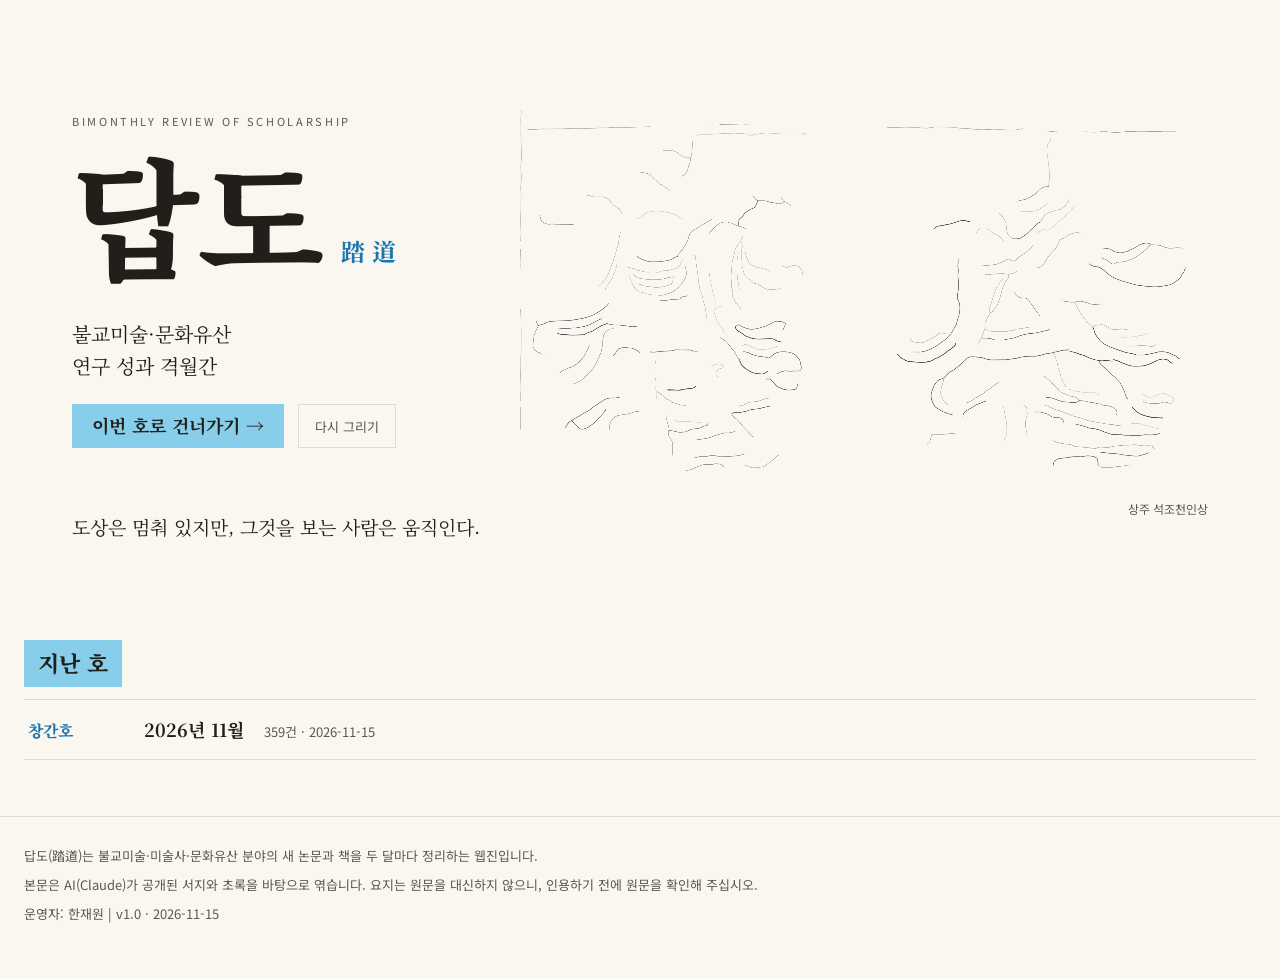
<file: index.html>
<!doctype html>
<html lang="ko">
<head>
<meta charset="utf-8">
<meta name="viewport" content="width=device-width, initial-scale=1">
<title>답도 踏道 — 불교미술·문화유산 연구 성과 격월간</title>
<meta name="description" content="불교미술·미술사·문화유산 분야의 새 논문과 책을 두 달마다 정리하는 웹진.">
<link rel="icon" type="image/png" sizes="32x32" href="assets/favicon-32.png">
<link rel="icon" type="image/png" sizes="192x192" href="assets/favicon-192.png">
<link rel="apple-touch-icon" href="assets/apple-touch-icon.png">
<link rel="preconnect" href="https://fonts.googleapis.com">
<link rel="preconnect" href="https://fonts.gstatic.com" crossorigin>
<link rel="stylesheet" href="https://fonts.googleapis.com/css2?family=Noto+Serif+KR:wght@400;700;800&amp;family=Noto+Sans+KR:wght@400;700&amp;display=swap">
<link rel="stylesheet" href="assets/dapdo.css">
</head>
<body class="home">
<main>
<section class="hero" id="hero">
<div class="stagebox" id="stagebox">
<div class="stage" role="img" aria-label="상주 석조천인상의 부조를 옮긴 연필 소묘. 판석 두 장에 천의를 휘날리는 천인이 한 구씩 서 있다.">
<canvas class="cover" id="cover" width="2431" height="1256" data-strokes="assets/sangju_cover.bin" data-still="assets/sangju_cover.png"></canvas>
<canvas class="cover" id="cover-live" width="2431" height="1256" aria-hidden="true"></canvas>
<noscript><img class="cover" src="assets/sangju_cover.png" width="1120" height="579" alt=""></noscript>
</div>
</div>
<div class="over">
<div class="ttl">
<p class="cap">BIMONTHLY REVIEW OF SCHOLARSHIP</p>
<h1>답도 <span>踏道</span></h1>
</div>
<div class="lede">
<p class="sub">불교미술·문화유산<br>연구 성과 격월간</p>
<div class="act">
<a class="btn" id="latest" href="issues/2026-11.html">이번 호로 건너가기 →</a>
<button class="ghost" id="replay" type="button">다시 그리기</button>
</div>
</div>
<p class="motto">도상은 멈춰 있지만, 그것을 보는 사람은 움직인다.</p>
<p class="figcap">상주 석조천인상</p>
</div>
</section>
<section class="archive" id="archive">
<h2>지난 호</h2>
<!--issues:start-->
<ol id="issues">
<li><a href="issues/2026-11.html"><span class="no">창간호</span><span class="tt">2026년 11월</span><span class="ct">359건 · 2026-11-15</span></a></li>
</ol>
<!--issues:end-->
</section>
</main>
<footer>
<p>답도(踏道)는 불교미술·미술사·문화유산 분야의 새 논문과 책을 두 달마다 정리하는 웹진입니다.</p>
<p>본문은 AI(Claude)가 공개된 서지와 초록을 바탕으로 엮습니다. 요지는 원문을 대신하지 않으니, 인용하기 전에 원문을 확인해 주십시오.</p>
<p>운영자: 한재원<!--ver:start--> | v1.0 · 2026-11-15<!--ver:end--></p>
</footer>
<script src="assets/home.js"></script>
</body>
</html>
</file>
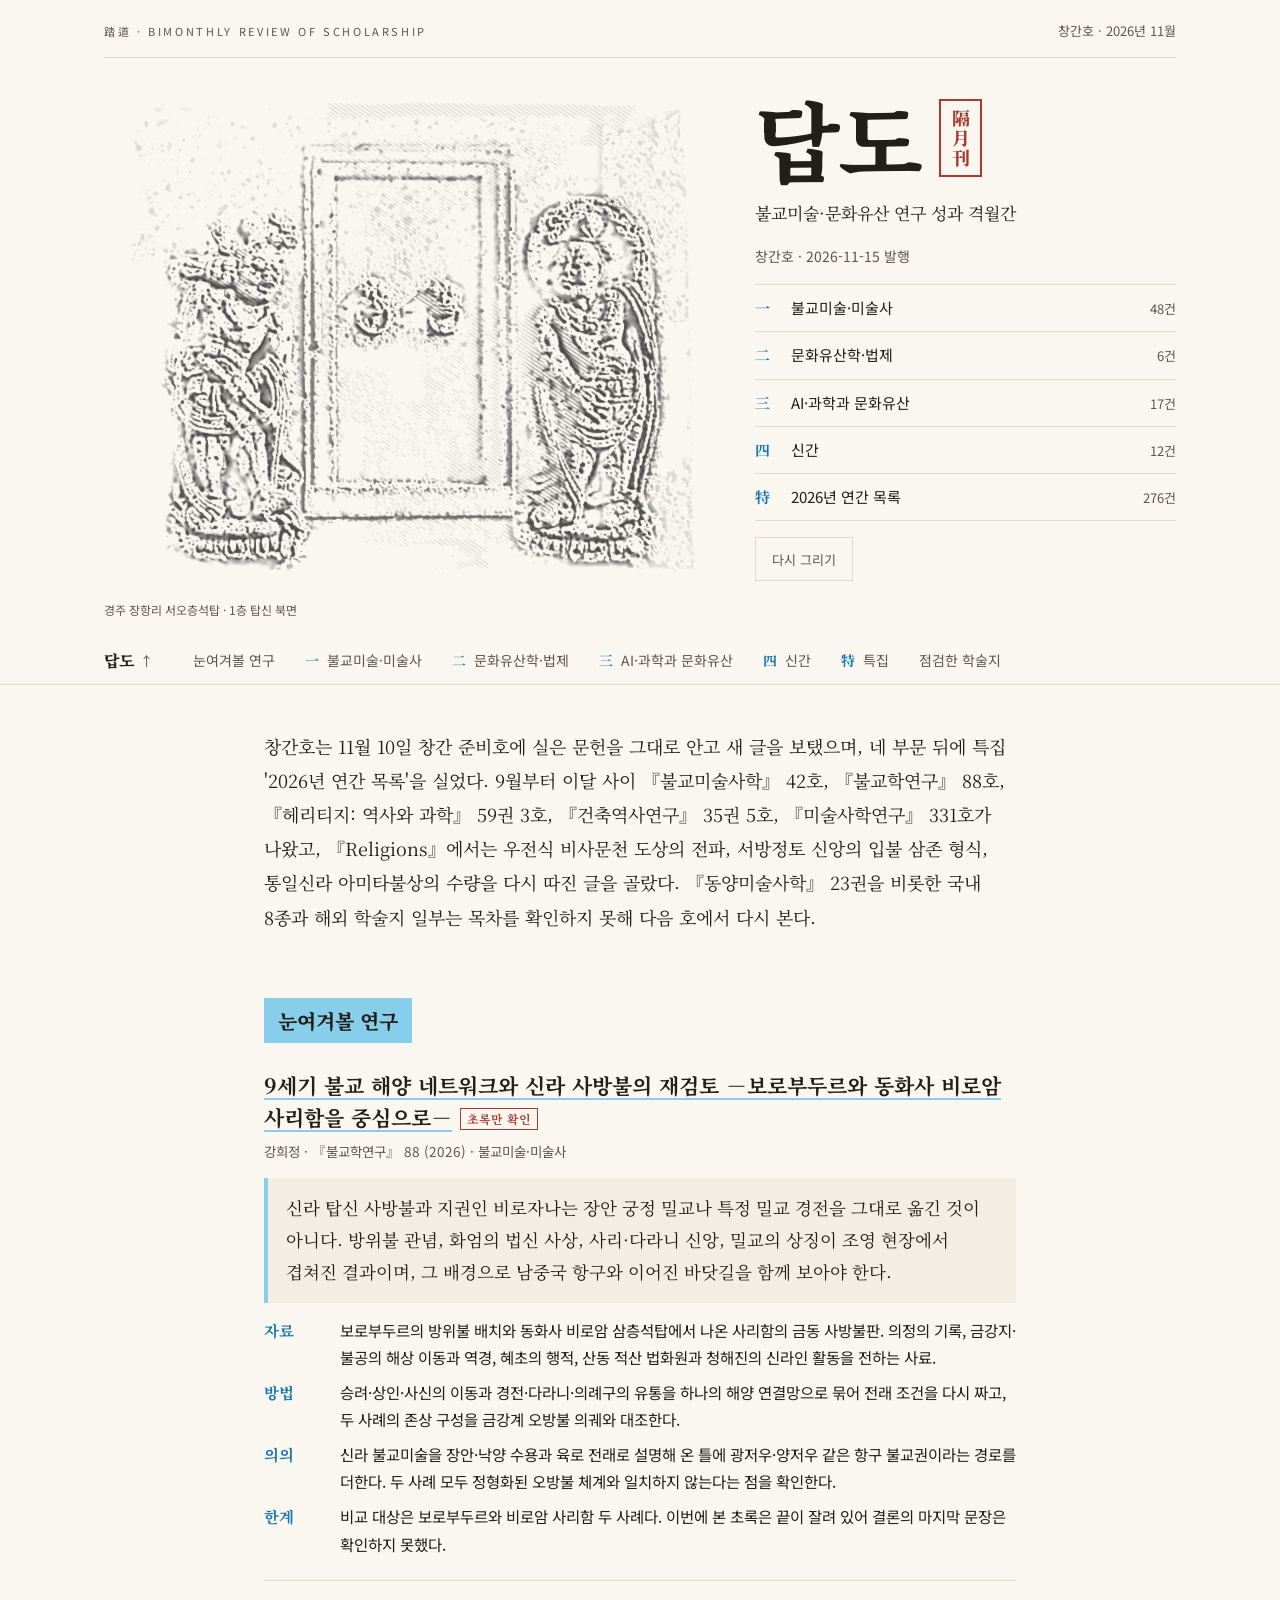
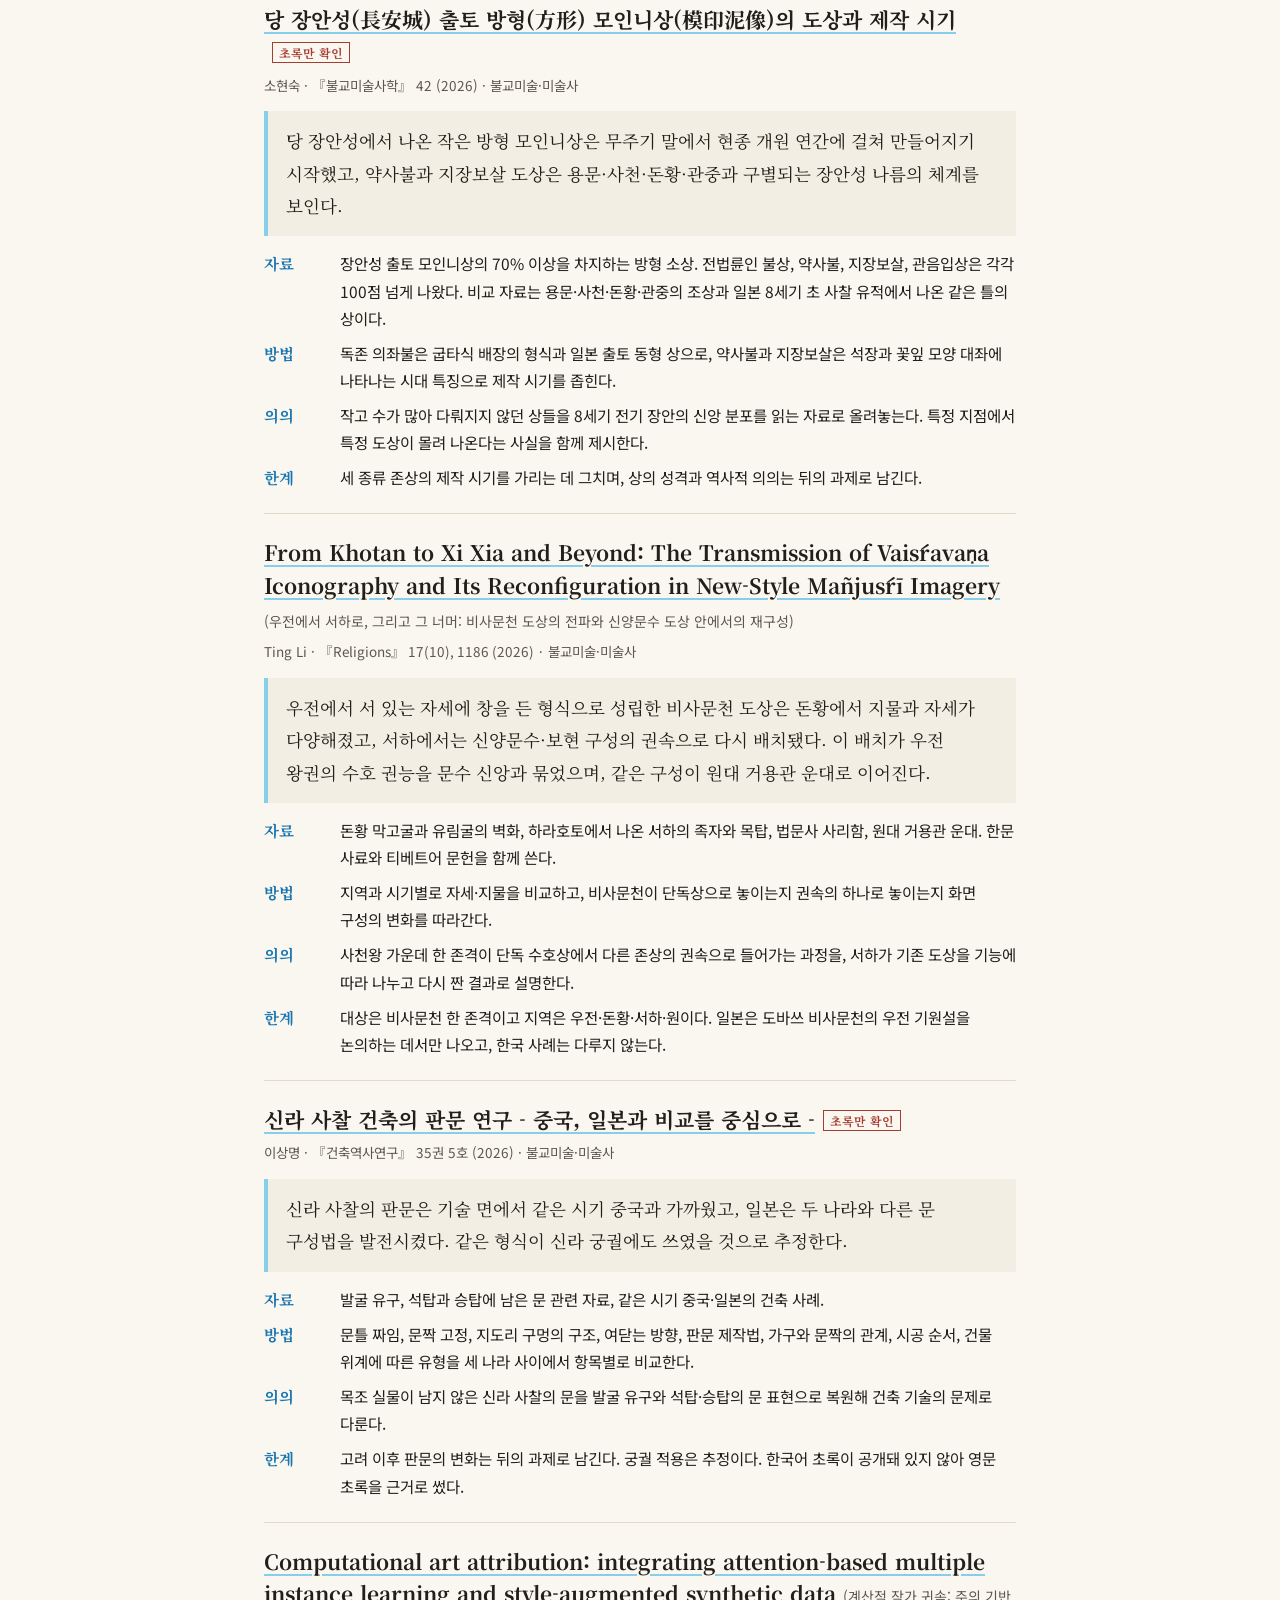
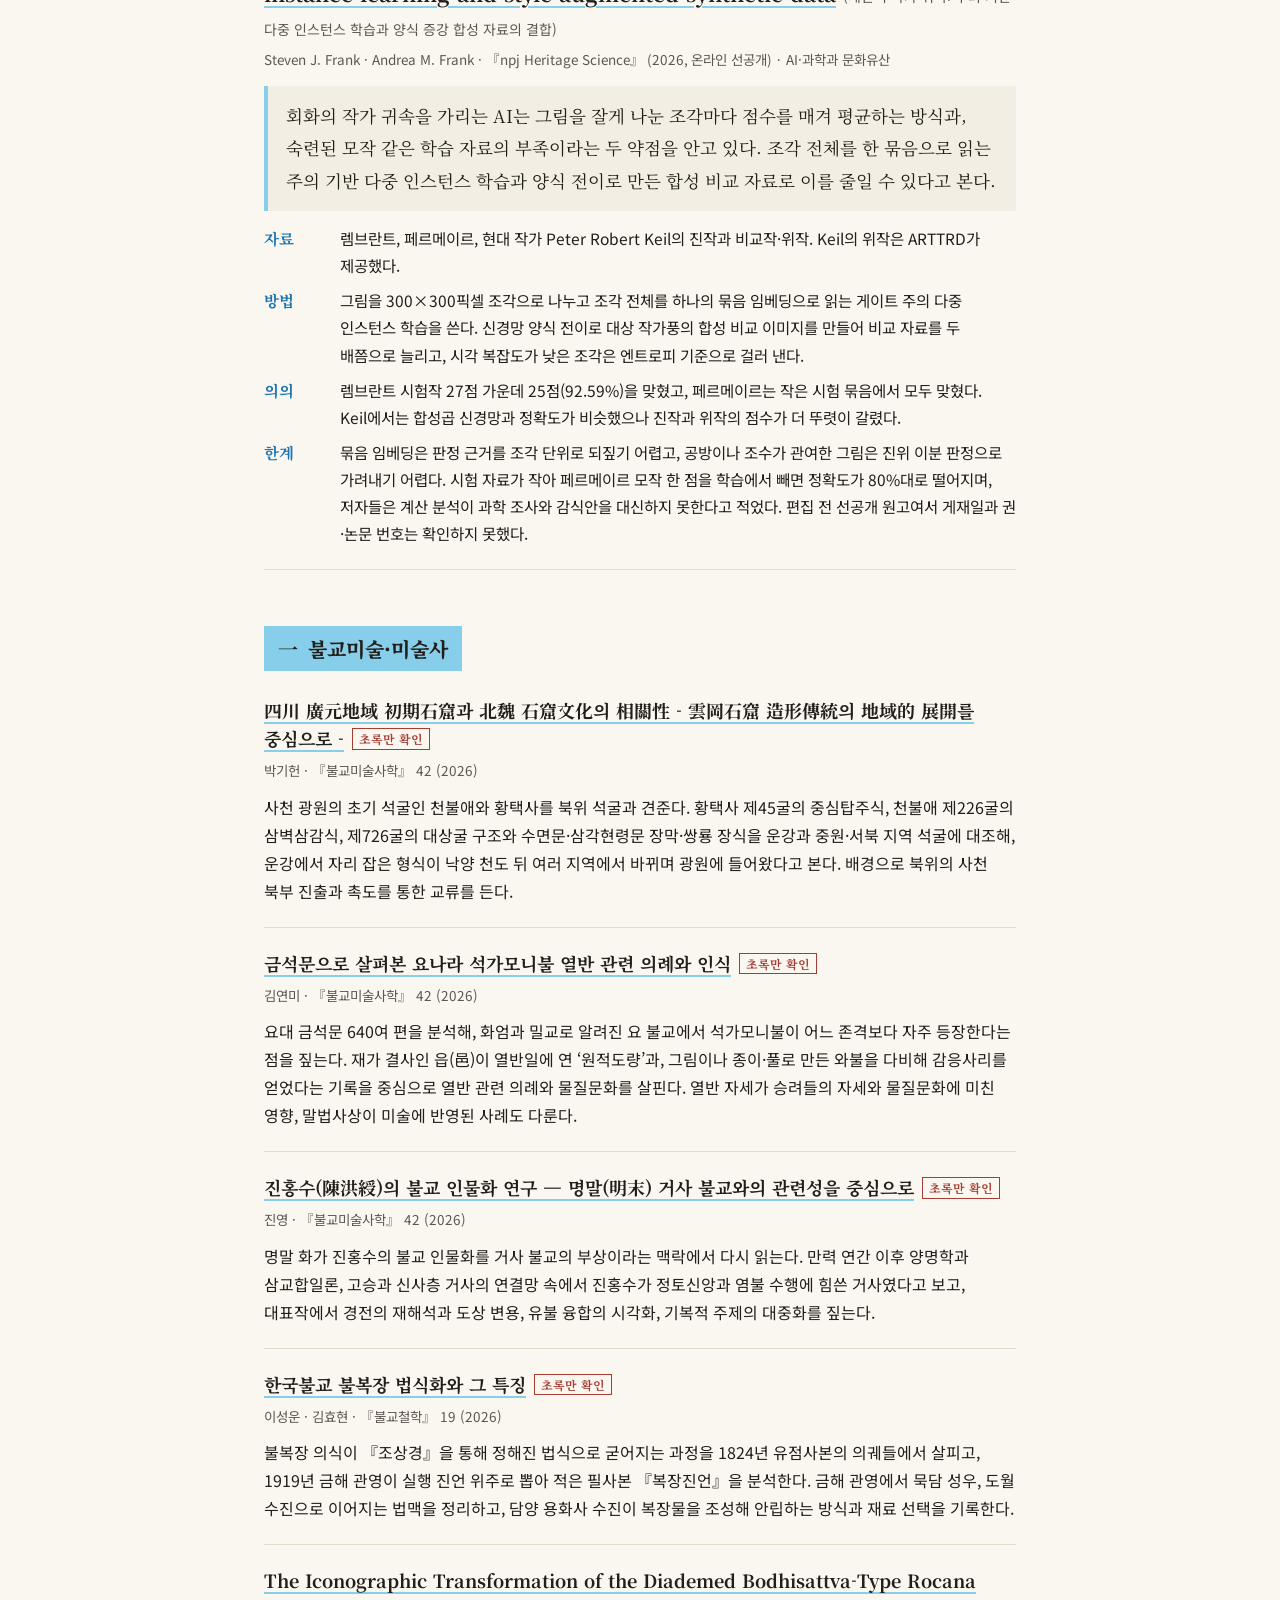
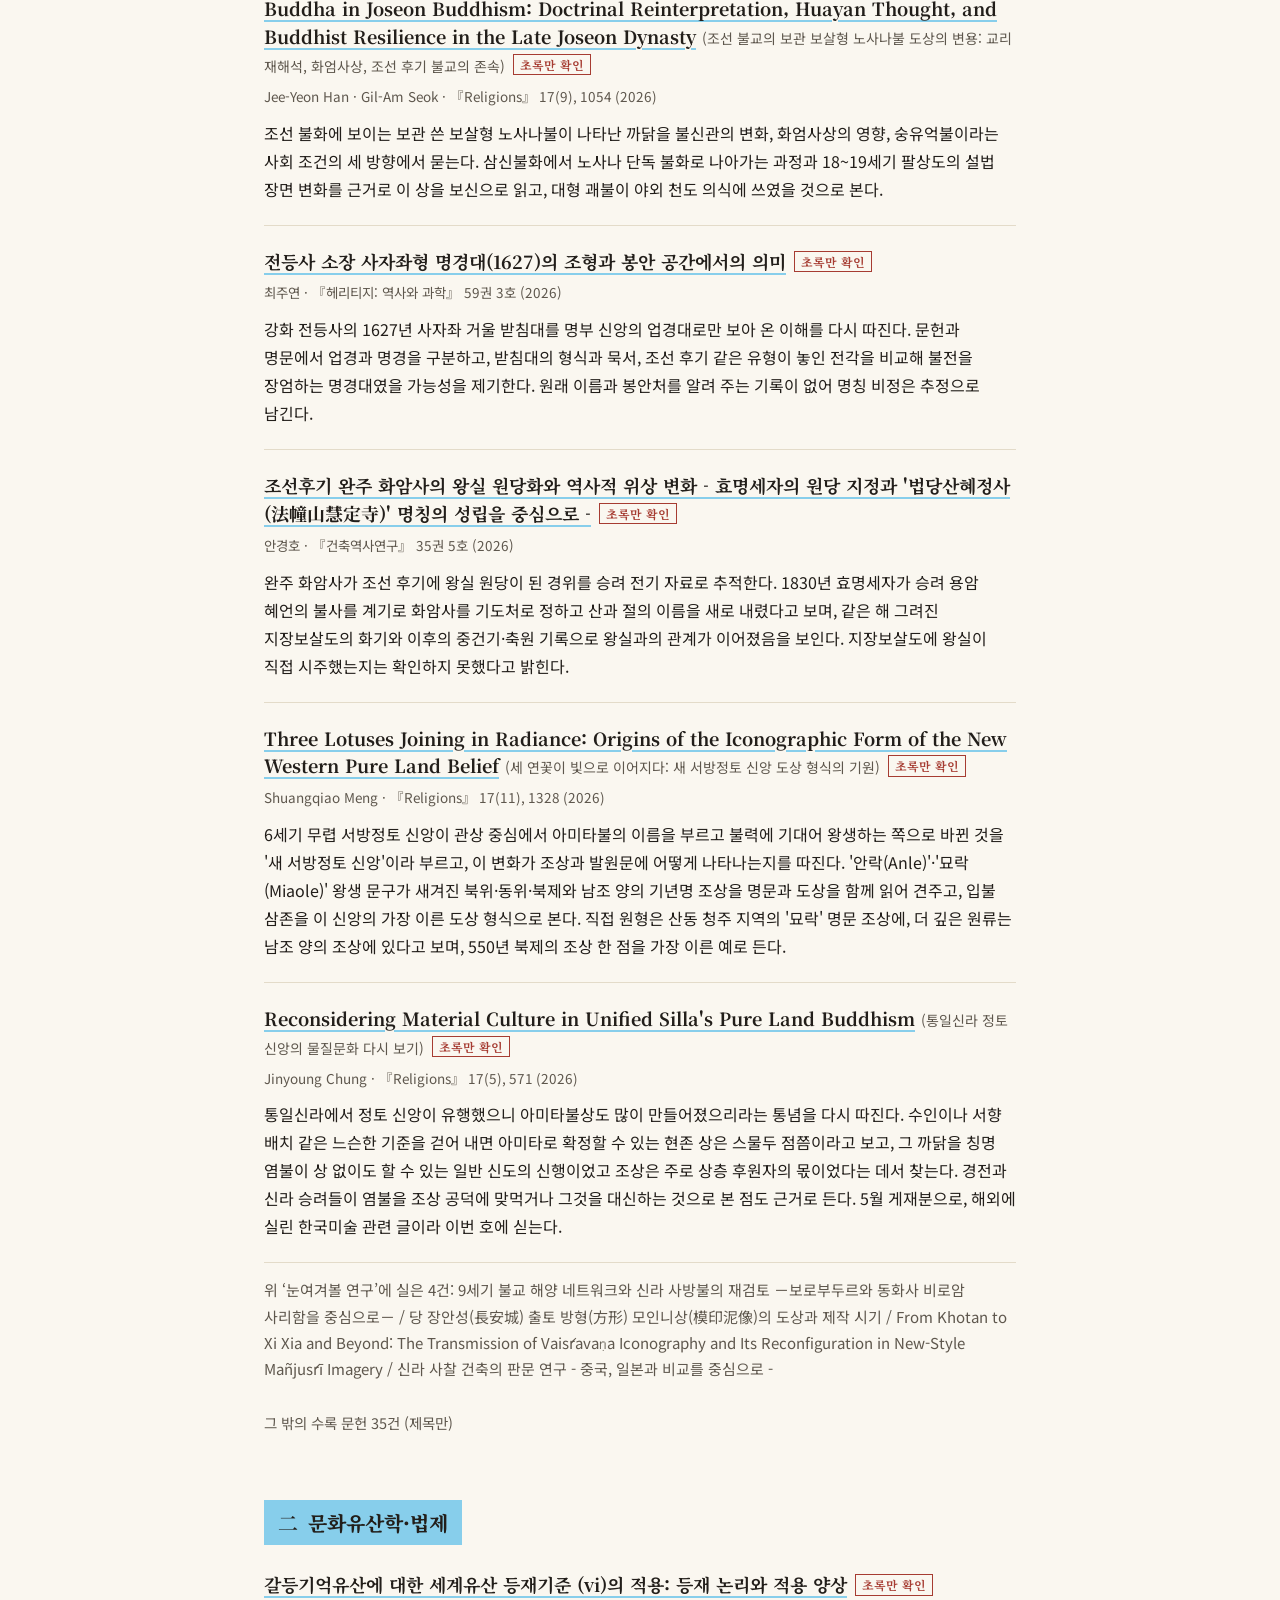
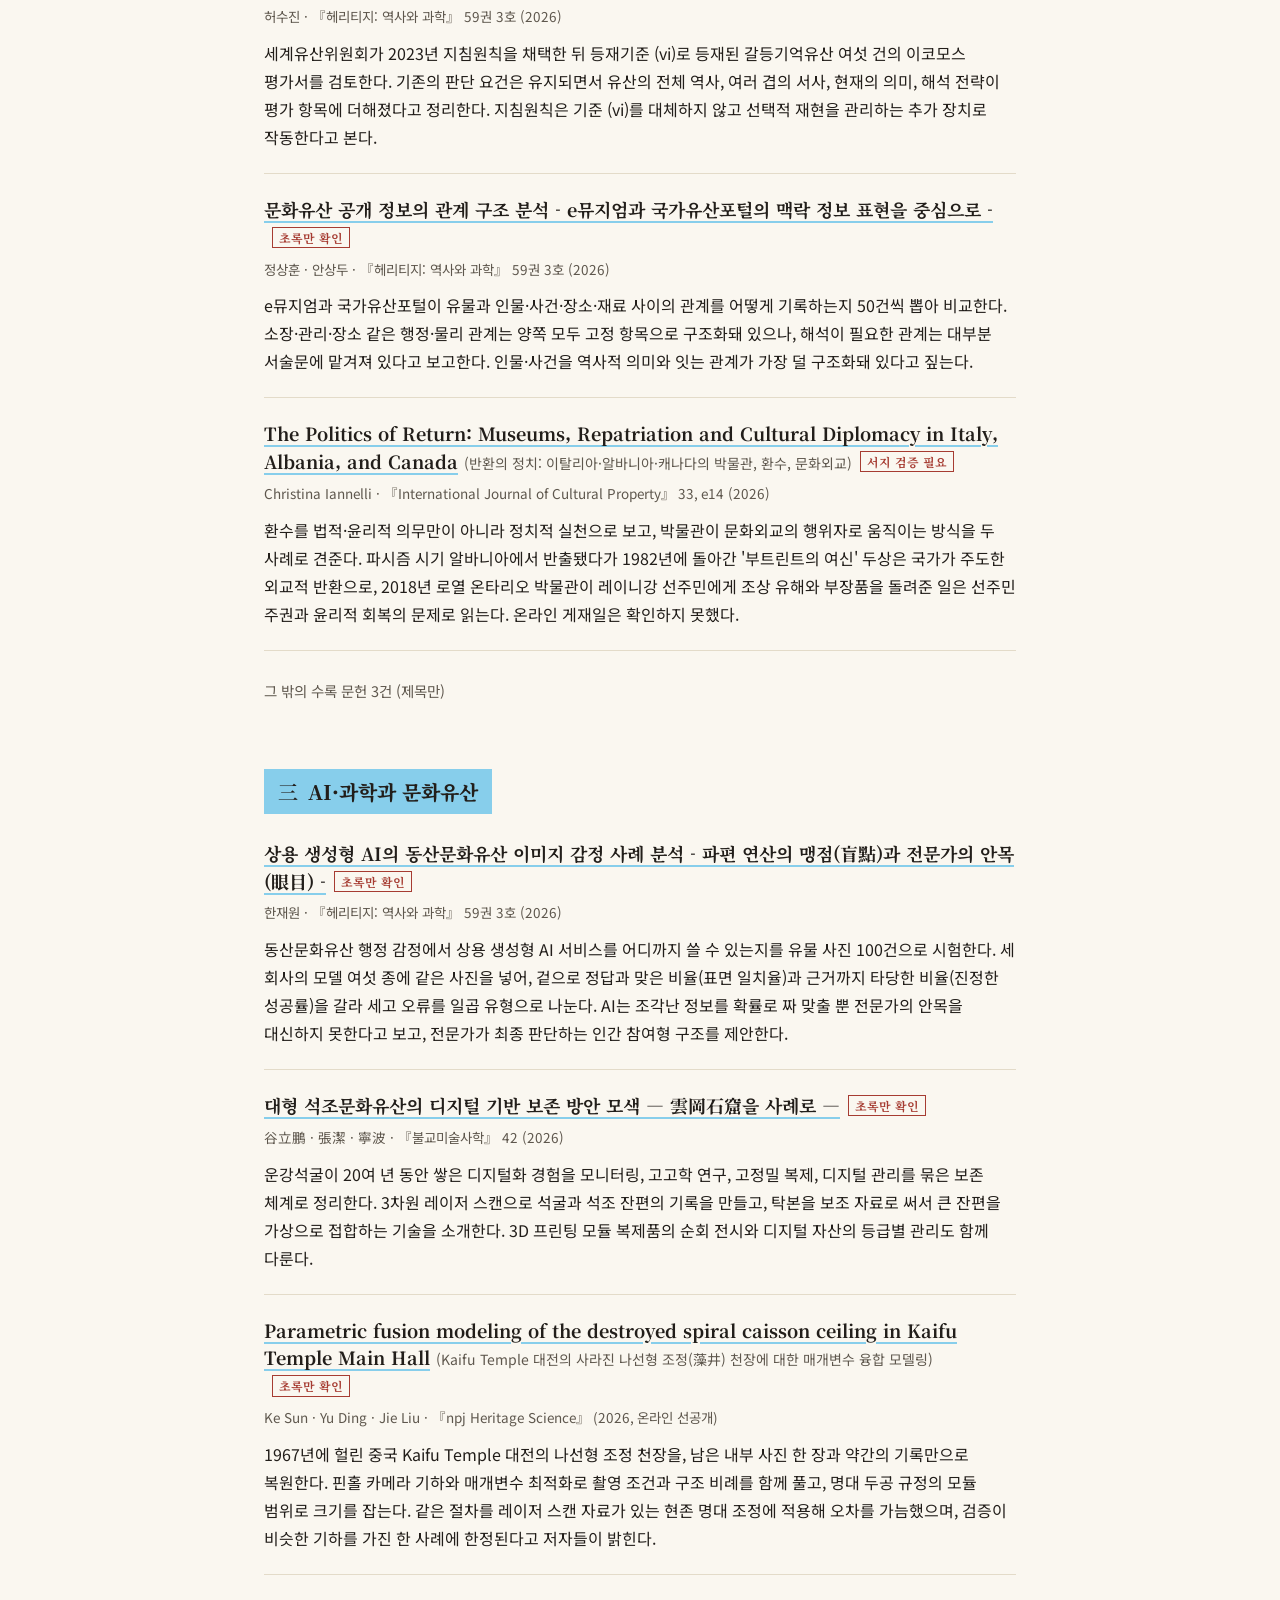
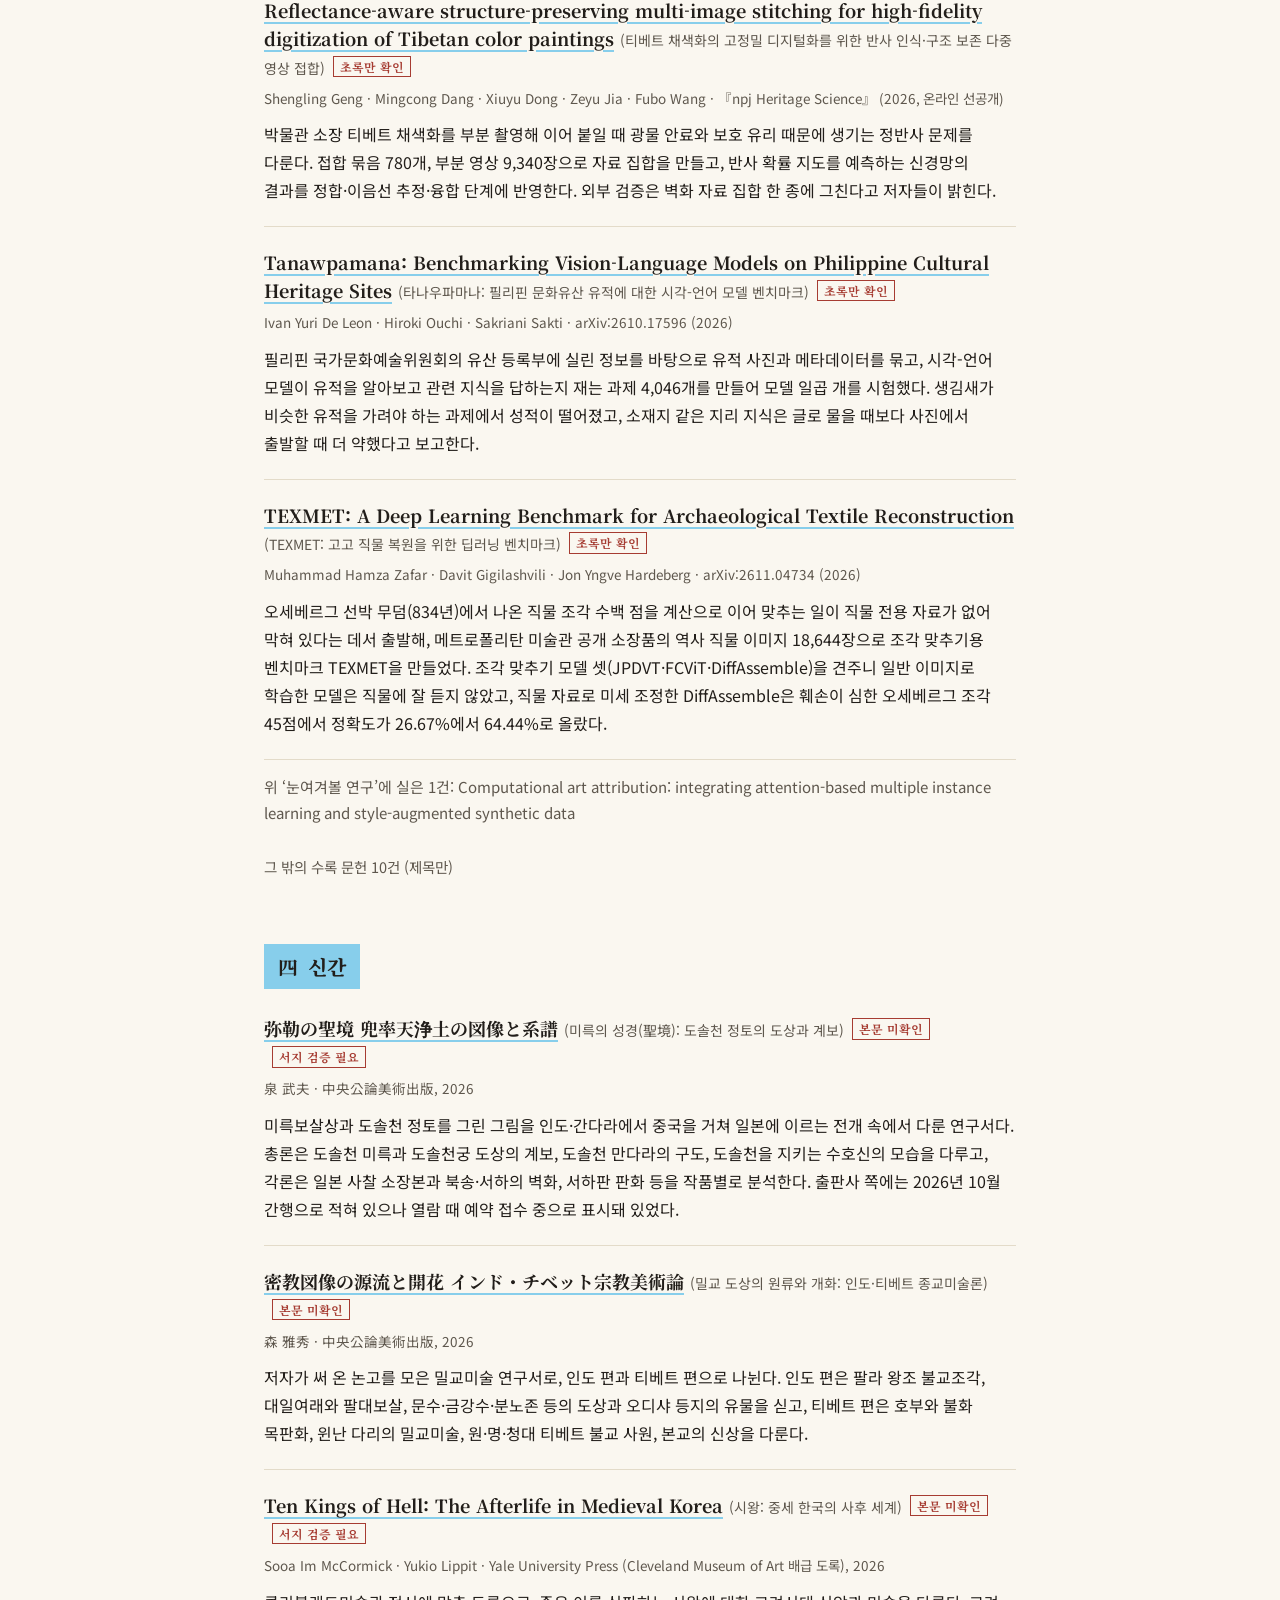
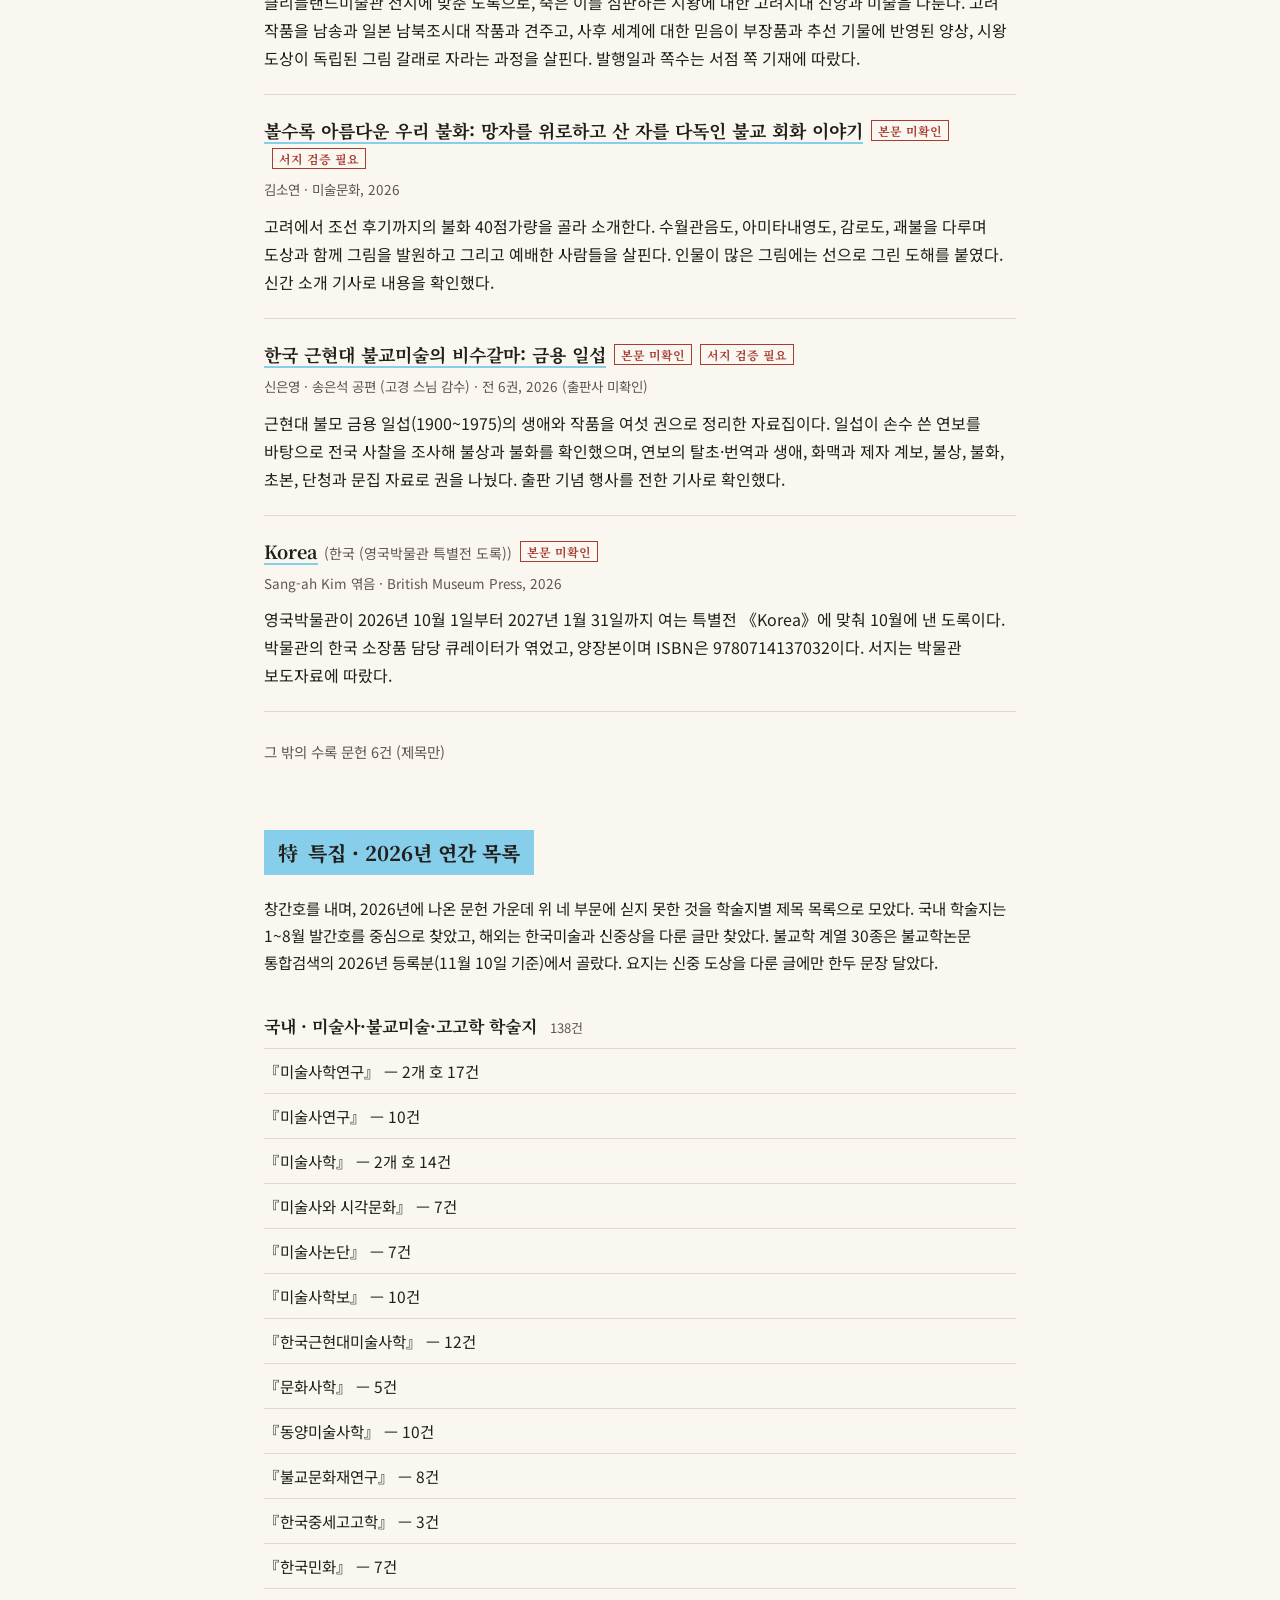
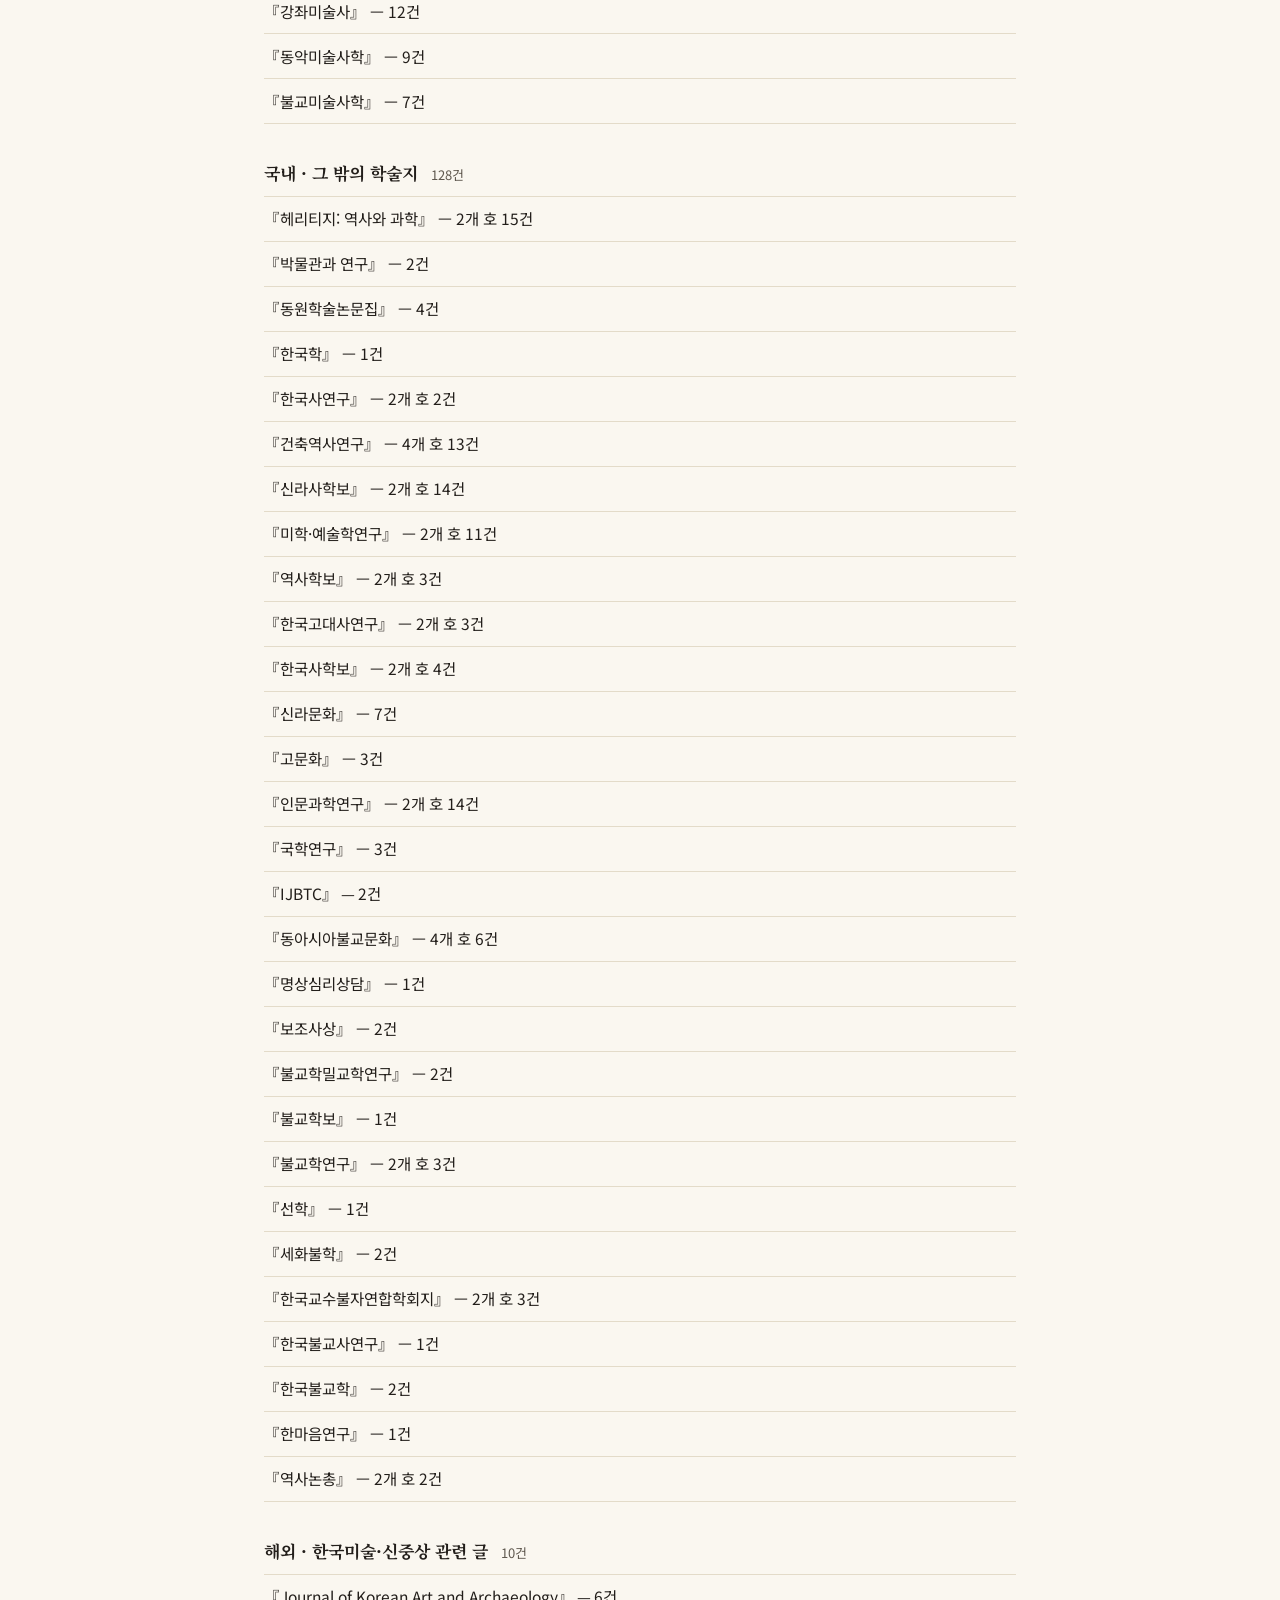
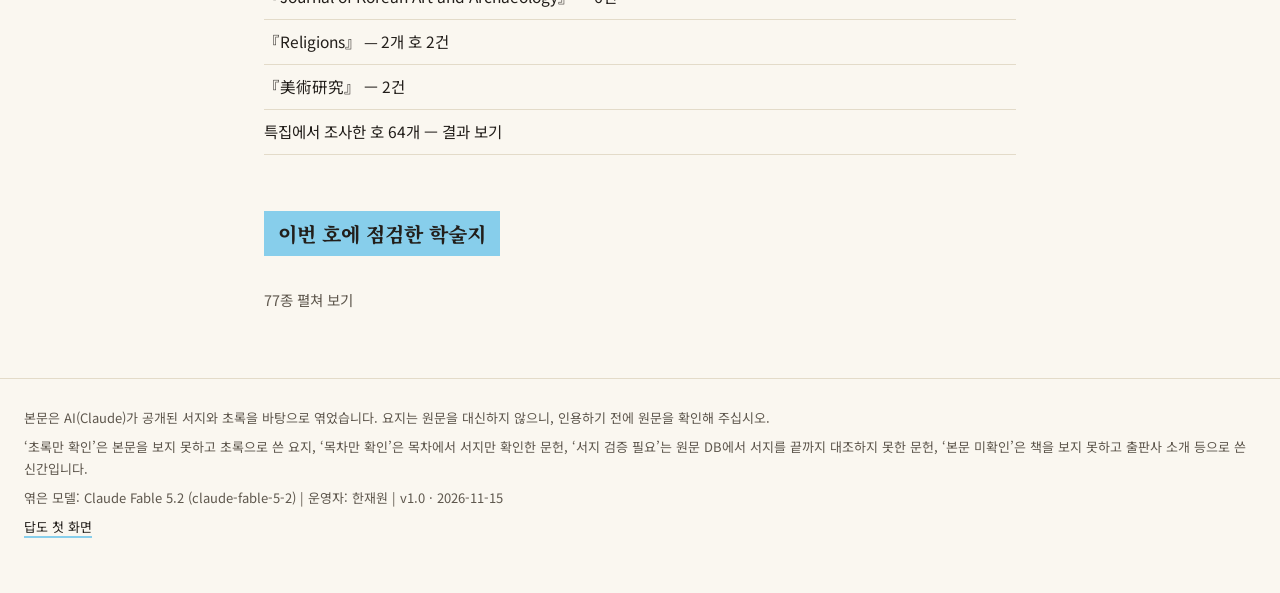
<file: issues/2026-11.html>
<!doctype html>
<html lang="ko">
<head>
<meta charset="utf-8">
<meta name="viewport" content="width=device-width, initial-scale=1">
<title>답도 踏道 창간호 — 2026년 11월</title>
<meta name="description" content="창간호는 11월 10일 창간 준비호에 실은 문헌을 그대로 안고 새 글을 보탰으며, 네 부문 뒤에 특집 &#x27;2026년 연간 목록&#x27;을 실었다. 9월부터 이달 사이 『불교미술사학』 42호, 『불교학연구』 88호, 『헤리티지: 역사와 과학』 59권 3호, 『건축역사연구』 35권">
<link rel="icon" type="image/png" sizes="32x32" href="../assets/favicon-32.png">
<link rel="icon" type="image/png" sizes="192x192" href="../assets/favicon-192.png">
<link rel="apple-touch-icon" href="../assets/apple-touch-icon.png">
<link rel="preconnect" href="https://fonts.googleapis.com">
<link rel="preconnect" href="https://fonts.gstatic.com" crossorigin>
<link rel="stylesheet" href="https://fonts.googleapis.com/css2?family=Noto+Serif+KR:wght@400;700;800&amp;family=Noto+Sans+KR:wght@400;700&amp;display=swap">
<link rel="stylesheet" href="../assets/dapdo.css">
</head>
<body class="issue">
<header class="wrap" id="top">
<div class="topbar"><a class="cap" href="../">踏道 · BIMONTHLY REVIEW OF SCHOLARSHIP</a><span>창간호 · 2026년 11월</span></div>
<div class="mast">
<div>
<div class="mast-art" id="mast-art" role="img" aria-label="경주 장항리 서오층석탑 1층 탑신 북면 부조를 옮긴 연필 소묘. 면석 가운데에 문고리 두 개가 있고, 문 양쪽에 금강역사가 한 구씩 서 있다.">
<canvas class="jh-cv" width="664" height="560" data-score="../assets/janghangri_north_score.png" data-still="../assets/janghangri_north.png" aria-hidden="true"></canvas>
<noscript><svg class="jh-still" xmlns="http://www.w3.org/2000/svg" viewBox="-20 -10 704 582" aria-hidden="true"><defs><mask id="jh-graphite" maskUnits="userSpaceOnUse" maskContentUnits="userSpaceOnUse" x="0" y="0" width="664" height="560" style="mask-type:luminance"><image x="0" y="0" width="664" height="560" href="../assets/janghangri_north.png"/></mask></defs><g transform="rotate(-1.1 332 280)"><rect width="664" height="560" fill="currentColor" mask="url(#jh-graphite)"/></g></svg></noscript>
</div>
<p class="figcap">경주 장항리 서오층석탑 · 1층 탑신 북면</p>
</div>
<div class="mast-ttl">
<div class="h"><h1>답도</h1><span class="seal">隔月刊</span></div>
<p class="sub">불교미술·문화유산 연구 성과 격월간</p>
<p class="no">창간호 · 2026-11-15 발행</p>
<ul class="toc">
<li><a href="#art"><b>一</b>불교미술·미술사<i>48건</i></a></li>
<li><a href="#heritage"><b>二</b>문화유산학·법제<i>6건</i></a></li>
<li><a href="#science"><b>三</b>AI·과학과 문화유산<i>17건</i></a></li>
<li><a href="#books"><b>四</b>신간<i>12건</i></a></li>
<li><a href="#special"><b>特</b>2026년 연간 목록<i>276건</i></a></li>
</ul>
<div><button class="ghost" id="replay" type="button">다시 그리기</button></div>
</div>
</div>
</header>
<nav class="pin" id="pin" aria-label="목차"><div class="pin-in">
<a class="up" href="#top">답도 <span aria-hidden="true">↑</span></a>
<a href="#h-deep">눈여겨볼 연구</a>
<a href="#art"><b>一</b>불교미술·미술사</a>
<a href="#heritage"><b>二</b>문화유산학·법제</a>
<a href="#science"><b>三</b>AI·과학과 문화유산</a>
<a href="#books"><b>四</b>신간</a>
<a href="#special"><b>特</b>특집</a>
<a href="#h-chk">점검한 학술지</a>
</div></nav>
<main class="body">
<p class="lead">창간호는 11월 10일 창간 준비호에 실은 문헌을 그대로 안고 새 글을 보탰으며, 네 부문 뒤에 특집 &#x27;2026년 연간 목록&#x27;을 실었다. 9월부터 이달 사이 『불교미술사학』 42호, 『불교학연구』 88호, 『헤리티지: 역사와 과학』 59권 3호, 『건축역사연구』 35권 5호, 『미술사학연구』 331호가 나왔고, 『Religions』에서는 우전식 비사문천 도상의 전파, 서방정토 신앙의 입불 삼존 형식, 통일신라 아미타불상의 수량을 다시 따진 글을 골랐다. 『동양미술사학』 23권을 비롯한 국내 8종과 해외 학술지 일부는 목차를 확인하지 못해 다음 호에서 다시 본다.</p>
<section aria-labelledby="h-deep">
<h2 id="h-deep">눈여겨볼 연구</h2>
<article class="deep">
<h3><a href="https://www.kci.go.kr/kciportal/ci/sereArticleSearch/ciSereArtiView.kci?sereArticleSearchBean.artiId=ART003390858" rel="noopener">9세기 불교 해양 네트워크와 신라 사방불의 재검토 －보로부두르와 동화사 비로암 사리함을 중심으로－</a><span class="flag">초록만 확인</span></h3>
<p class="meta">강희정 · 『불교학연구』 88 (2026) · 불교미술·미술사</p>
<blockquote>신라 탑신 사방불과 지권인 비로자나는 장안 궁정 밀교나 특정 밀교 경전을 그대로 옮긴 것이 아니다. 방위불 관념, 화엄의 법신 사상, 사리·다라니 신앙, 밀교의 상징이 조영 현장에서 겹쳐진 결과이며, 그 배경으로 남중국 항구와 이어진 바닷길을 함께 보아야 한다.</blockquote>
<dl>
<dt>자료</dt><dd>보로부두르의 방위불 배치와 동화사 비로암 삼층석탑에서 나온 사리함의 금동 사방불판. 의정의 기록, 금강지·불공의 해상 이동과 역경, 혜초의 행적, 산동 적산 법화원과 청해진의 신라인 활동을 전하는 사료.</dd>
<dt>방법</dt><dd>승려·상인·사신의 이동과 경전·다라니·의례구의 유통을 하나의 해양 연결망으로 묶어 전래 조건을 다시 짜고, 두 사례의 존상 구성을 금강계 오방불 의궤와 대조한다.</dd>
<dt>의의</dt><dd>신라 불교미술을 장안·낙양 수용과 육로 전래로 설명해 온 틀에 광저우·양저우 같은 항구 불교권이라는 경로를 더한다. 두 사례 모두 정형화된 오방불 체계와 일치하지 않는다는 점을 확인한다.</dd>
<dt>한계</dt><dd>비교 대상은 보로부두르와 비로암 사리함 두 사례다. 이번에 본 초록은 끝이 잘려 있어 결론의 마지막 문장은 확인하지 못했다.</dd>
</dl>
</article>
<article class="deep">
<h3><a href="https://www.kci.go.kr/kciportal/ci/sereArticleSearch/ciSereArtiView.kci?sereArticleSearchBean.artiId=ART003401923" rel="noopener">당 장안성(長安城) 출토 방형(方形) 모인니상(模印泥像)의 도상과 제작 시기</a><span class="flag">초록만 확인</span></h3>
<p class="meta">소현숙 · 『불교미술사학』 42 (2026) · 불교미술·미술사</p>
<blockquote>당 장안성에서 나온 작은 방형 모인니상은 무주기 말에서 현종 개원 연간에 걸쳐 만들어지기 시작했고, 약사불과 지장보살 도상은 용문·사천·돈황·관중과 구별되는 장안성 나름의 체계를 보인다.</blockquote>
<dl>
<dt>자료</dt><dd>장안성 출토 모인니상의 70% 이상을 차지하는 방형 소상. 전법륜인 불상, 약사불, 지장보살, 관음입상은 각각 100점 넘게 나왔다. 비교 자료는 용문·사천·돈황·관중의 조상과 일본 8세기 초 사찰 유적에서 나온 같은 틀의 상이다.</dd>
<dt>방법</dt><dd>독존 의좌불은 굽타식 배장의 형식과 일본 출토 동형 상으로, 약사불과 지장보살은 석장과 꽃잎 모양 대좌에 나타나는 시대 특징으로 제작 시기를 좁힌다.</dd>
<dt>의의</dt><dd>작고 수가 많아 다뤄지지 않던 상들을 8세기 전기 장안의 신앙 분포를 읽는 자료로 올려놓는다. 특정 지점에서 특정 도상이 몰려 나온다는 사실을 함께 제시한다.</dd>
<dt>한계</dt><dd>세 종류 존상의 제작 시기를 가리는 데 그치며, 상의 성격과 역사적 의의는 뒤의 과제로 남긴다.</dd>
</dl>
</article>
<article class="deep">
<h3><a href="https://www.mdpi.com/2077-1444/17/10/1186" rel="noopener">From Khotan to Xi Xia and Beyond: The Transmission of Vaiśravaṇa Iconography and Its Reconfiguration in New-Style Mañjuśrī Imagery</a> <span class="ko">(우전에서 서하로, 그리고 그 너머: 비사문천 도상의 전파와 신양문수 도상 안에서의 재구성)</span></h3>
<p class="meta">Ting Li · 『Religions』 17(10), 1186 (2026) · 불교미술·미술사</p>
<blockquote>우전에서 서 있는 자세에 창을 든 형식으로 성립한 비사문천 도상은 돈황에서 지물과 자세가 다양해졌고, 서하에서는 신양문수·보현 구성의 권속으로 다시 배치됐다. 이 배치가 우전 왕권의 수호 권능을 문수 신앙과 묶었으며, 같은 구성이 원대 거용관 운대로 이어진다.</blockquote>
<dl>
<dt>자료</dt><dd>돈황 막고굴과 유림굴의 벽화, 하라호토에서 나온 서하의 족자와 목탑, 법문사 사리함, 원대 거용관 운대. 한문 사료와 티베트어 문헌을 함께 쓴다.</dd>
<dt>방법</dt><dd>지역과 시기별로 자세·지물을 비교하고, 비사문천이 단독상으로 놓이는지 권속의 하나로 놓이는지 화면 구성의 변화를 따라간다.</dd>
<dt>의의</dt><dd>사천왕 가운데 한 존격이 단독 수호상에서 다른 존상의 권속으로 들어가는 과정을, 서하가 기존 도상을 기능에 따라 나누고 다시 짠 결과로 설명한다.</dd>
<dt>한계</dt><dd>대상은 비사문천 한 존격이고 지역은 우전·돈황·서하·원이다. 일본은 도바쓰 비사문천의 우전 기원설을 논의하는 데서만 나오고, 한국 사례는 다루지 않는다.</dd>
</dl>
</article>
<article class="deep">
<h3><a href="https://koreascience.kr/article/JAKO202631354034817.page?lang=ko" rel="noopener">신라 사찰 건축의 판문 연구 - 중국, 일본과 비교를 중심으로 -</a><span class="flag">초록만 확인</span></h3>
<p class="meta">이상명 · 『건축역사연구』 35권 5호 (2026) · 불교미술·미술사</p>
<blockquote>신라 사찰의 판문은 기술 면에서 같은 시기 중국과 가까웠고, 일본은 두 나라와 다른 문 구성법을 발전시켰다. 같은 형식이 신라 궁궐에도 쓰였을 것으로 추정한다.</blockquote>
<dl>
<dt>자료</dt><dd>발굴 유구, 석탑과 승탑에 남은 문 관련 자료, 같은 시기 중국·일본의 건축 사례.</dd>
<dt>방법</dt><dd>문틀 짜임, 문짝 고정, 지도리 구멍의 구조, 여닫는 방향, 판문 제작법, 가구와 문짝의 관계, 시공 순서, 건물 위계에 따른 유형을 세 나라 사이에서 항목별로 비교한다.</dd>
<dt>의의</dt><dd>목조 실물이 남지 않은 신라 사찰의 문을 발굴 유구와 석탑·승탑의 문 표현으로 복원해 건축 기술의 문제로 다룬다.</dd>
<dt>한계</dt><dd>고려 이후 판문의 변화는 뒤의 과제로 남긴다. 궁궐 적용은 추정이다. 한국어 초록이 공개돼 있지 않아 영문 초록을 근거로 썼다.</dd>
</dl>
</article>
<article class="deep">
<h3><a href="https://www.nature.com/articles/s40494-026-02865-1" rel="noopener">Computational art attribution: integrating attention-based multiple instance learning and style-augmented synthetic data</a> <span class="ko">(계산적 작가 귀속: 주의 기반 다중 인스턴스 학습과 양식 증강 합성 자료의 결합)</span></h3>
<p class="meta">Steven J. Frank · Andrea M. Frank · 『npj Heritage Science』 (2026, 온라인 선공개) · AI·과학과 문화유산</p>
<blockquote>회화의 작가 귀속을 가리는 AI는 그림을 잘게 나눈 조각마다 점수를 매겨 평균하는 방식과, 숙련된 모작 같은 학습 자료의 부족이라는 두 약점을 안고 있다. 조각 전체를 한 묶음으로 읽는 주의 기반 다중 인스턴스 학습과 양식 전이로 만든 합성 비교 자료로 이를 줄일 수 있다고 본다.</blockquote>
<dl>
<dt>자료</dt><dd>렘브란트, 페르메이르, 현대 작가 Peter Robert Keil의 진작과 비교작·위작. Keil의 위작은 ARTTRD가 제공했다.</dd>
<dt>방법</dt><dd>그림을 300×300픽셀 조각으로 나누고 조각 전체를 하나의 묶음 임베딩으로 읽는 게이트 주의 다중 인스턴스 학습을 쓴다. 신경망 양식 전이로 대상 작가풍의 합성 비교 이미지를 만들어 비교 자료를 두 배쯤으로 늘리고, 시각 복잡도가 낮은 조각은 엔트로피 기준으로 걸러 낸다.</dd>
<dt>의의</dt><dd>렘브란트 시험작 27점 가운데 25점(92.59%)을 맞혔고, 페르메이르는 작은 시험 묶음에서 모두 맞혔다. Keil에서는 합성곱 신경망과 정확도가 비슷했으나 진작과 위작의 점수가 더 뚜렷이 갈렸다.</dd>
<dt>한계</dt><dd>묶음 임베딩은 판정 근거를 조각 단위로 되짚기 어렵고, 공방이나 조수가 관여한 그림은 진위 이분 판정으로 가려내기 어렵다. 시험 자료가 작아 페르메이르 모작 한 점을 학습에서 빼면 정확도가 80%대로 떨어지며, 저자들은 계산 분석이 과학 조사와 감식안을 대신하지 못한다고 적었다. 편집 전 선공개 원고여서 게재일과 권·논문 번호는 확인하지 못했다.</dd>
</dl>
</article>
</section>
<section aria-labelledby="art">
<h2 id="art"><b>一</b>불교미술·미술사</h2>
<article class="item">
<h3><a href="https://www.kci.go.kr/kciportal/ci/sereArticleSearch/ciSereArtiView.kci?sereArticleSearchBean.artiId=ART003401922" rel="noopener">四川 廣元地域 初期石窟과 北魏 石窟文化의 相關性 - 雲岡石窟 造形傳統의 地域的 展開를 중심으로 -</a><span class="flag">초록만 확인</span></h3>
<p class="meta">박기헌 · 『불교미술사학』 42 (2026)</p>
<p class="sum">사천 광원의 초기 석굴인 천불애와 황택사를 북위 석굴과 견준다. 황택사 제45굴의 중심탑주식, 천불애 제226굴의 삼벽삼감식, 제726굴의 대상굴 구조와 수면문·삼각현령문 장막·쌍룡 장식을 운강과 중원·서북 지역 석굴에 대조해, 운강에서 자리 잡은 형식이 낙양 천도 뒤 여러 지역에서 바뀌며 광원에 들어왔다고 본다. 배경으로 북위의 사천 북부 진출과 촉도를 통한 교류를 든다.</p>
</article>
<article class="item">
<h3><a href="https://www.kci.go.kr/kciportal/ci/sereArticleSearch/ciSereArtiView.kci?sereArticleSearchBean.artiId=ART003401924" rel="noopener">금석문으로 살펴본 요나라 석가모니불 열반 관련 의례와 인식</a><span class="flag">초록만 확인</span></h3>
<p class="meta">김연미 · 『불교미술사학』 42 (2026)</p>
<p class="sum">요대 금석문 640여 편을 분석해, 화엄과 밀교로 알려진 요 불교에서 석가모니불이 어느 존격보다 자주 등장한다는 점을 짚는다. 재가 결사인 읍(邑)이 열반일에 연 ‘원적도량’과, 그림이나 종이·풀로 만든 와불을 다비해 감응사리를 얻었다는 기록을 중심으로 열반 관련 의례와 물질문화를 살핀다. 열반 자세가 승려들의 자세와 물질문화에 미친 영향, 말법사상이 미술에 반영된 사례도 다룬다.</p>
</article>
<article class="item">
<h3><a href="https://www.kci.go.kr/kciportal/ci/sereArticleSearch/ciSereArtiView.kci?sereArticleSearchBean.artiId=ART003401925" rel="noopener">진홍수(陳洪綬)의 불교 인물화 연구 — 명말(明末) 거사 불교와의 관련성을 중심으로</a><span class="flag">초록만 확인</span></h3>
<p class="meta">진영 · 『불교미술사학』 42 (2026)</p>
<p class="sum">명말 화가 진홍수의 불교 인물화를 거사 불교의 부상이라는 맥락에서 다시 읽는다. 만력 연간 이후 양명학과 삼교합일론, 고승과 신사층 거사의 연결망 속에서 진홍수가 정토신앙과 염불 수행에 힘쓴 거사였다고 보고, 대표작에서 경전의 재해석과 도상 변용, 유불 융합의 시각화, 기복적 주제의 대중화를 짚는다.</p>
</article>
<article class="item">
<h3><a href="https://www.kci.go.kr/kciportal/ci/sereArticleSearch/ciSereArtiView.kci?sereArticleSearchBean.artiId=ART003402580" rel="noopener">한국불교 불복장 법식화와 그 특징</a><span class="flag">초록만 확인</span></h3>
<p class="meta">이성운 · 김효현 · 『불교철학』 19 (2026)</p>
<p class="sum">불복장 의식이 『조상경』을 통해 정해진 법식으로 굳어지는 과정을 1824년 유점사본의 의궤들에서 살피고, 1919년 금해 관영이 실행 진언 위주로 뽑아 적은 필사본 『복장진언』을 분석한다. 금해 관영에서 묵담 성우, 도월 수진으로 이어지는 법맥을 정리하고, 담양 용화사 수진이 복장물을 조성해 안립하는 방식과 재료 선택을 기록한다.</p>
</article>
<article class="item">
<h3><a href="https://www.mdpi.com/2077-1444/17/9/1054" rel="noopener">The Iconographic Transformation of the Diademed Bodhisattva-Type Rocana Buddha in Joseon Buddhism: Doctrinal Reinterpretation, Huayan Thought, and Buddhist Resilience in the Late Joseon Dynasty</a> <span class="ko">(조선 불교의 보관 보살형 노사나불 도상의 변용: 교리 재해석, 화엄사상, 조선 후기 불교의 존속)</span><span class="flag">초록만 확인</span></h3>
<p class="meta">Jee-Yeon Han · Gil-Am Seok · 『Religions』 17(9), 1054 (2026)</p>
<p class="sum">조선 불화에 보이는 보관 쓴 보살형 노사나불이 나타난 까닭을 불신관의 변화, 화엄사상의 영향, 숭유억불이라는 사회 조건의 세 방향에서 묻는다. 삼신불화에서 노사나 단독 불화로 나아가는 과정과 18~19세기 팔상도의 설법 장면 변화를 근거로 이 상을 보신으로 읽고, 대형 괘불이 야외 천도 의식에 쓰였을 것으로 본다.</p>
</article>
<article class="item">
<h3><a href="https://koreascience.kr/article/JAKO202669661245203.page?lang=ko" rel="noopener">전등사 소장 사자좌형 명경대(1627)의 조형과 봉안 공간에서의 의미</a><span class="flag">초록만 확인</span></h3>
<p class="meta">최주연 · 『헤리티지: 역사와 과학』 59권 3호 (2026)</p>
<p class="sum">강화 전등사의 1627년 사자좌 거울 받침대를 명부 신앙의 업경대로만 보아 온 이해를 다시 따진다. 문헌과 명문에서 업경과 명경을 구분하고, 받침대의 형식과 묵서, 조선 후기 같은 유형이 놓인 전각을 비교해 불전을 장엄하는 명경대였을 가능성을 제기한다. 원래 이름과 봉안처를 알려 주는 기록이 없어 명칭 비정은 추정으로 남긴다.</p>
</article>
<article class="item">
<h3><a href="https://koreascience.kr/article/JAKO202631354035151.page?lang=ko" rel="noopener">조선후기 완주 화암사의 왕실 원당화와 역사적 위상 변화 - 효명세자의 원당 지정과 &#x27;법당산혜정사(法幢山慧定寺)&#x27; 명칭의 성립을 중심으로 -</a><span class="flag">초록만 확인</span></h3>
<p class="meta">안경호 · 『건축역사연구』 35권 5호 (2026)</p>
<p class="sum">완주 화암사가 조선 후기에 왕실 원당이 된 경위를 승려 전기 자료로 추적한다. 1830년 효명세자가 승려 용암 혜언의 불사를 계기로 화암사를 기도처로 정하고 산과 절의 이름을 새로 내렸다고 보며, 같은 해 그려진 지장보살도의 화기와 이후의 중건기·축원 기록으로 왕실과의 관계가 이어졌음을 보인다. 지장보살도에 왕실이 직접 시주했는지는 확인하지 못했다고 밝힌다.</p>
</article>
<article class="item">
<h3><a href="https://www.mdpi.com/2077-1444/17/11/1328" rel="noopener">Three Lotuses Joining in Radiance: Origins of the Iconographic Form of the New Western Pure Land Belief</a> <span class="ko">(세 연꽃이 빛으로 이어지다: 새 서방정토 신앙 도상 형식의 기원)</span><span class="flag">초록만 확인</span></h3>
<p class="meta">Shuangqiao Meng · 『Religions』 17(11), 1328 (2026)</p>
<p class="sum">6세기 무렵 서방정토 신앙이 관상 중심에서 아미타불의 이름을 부르고 불력에 기대어 왕생하는 쪽으로 바뀐 것을 &#x27;새 서방정토 신앙&#x27;이라 부르고, 이 변화가 조상과 발원문에 어떻게 나타나는지를 따진다. &#x27;안락(Anle)&#x27;·&#x27;묘락(Miaole)&#x27; 왕생 문구가 새겨진 북위·동위·북제와 남조 양의 기년명 조상을 명문과 도상을 함께 읽어 견주고, 입불 삼존을 이 신앙의 가장 이른 도상 형식으로 본다. 직접 원형은 산동 청주 지역의 &#x27;묘락&#x27; 명문 조상에, 더 깊은 원류는 남조 양의 조상에 있다고 보며, 550년 북제의 조상 한 점을 가장 이른 예로 든다.</p>
</article>
<article class="item">
<h3><a href="https://www.mdpi.com/2077-1444/17/5/571" rel="noopener">Reconsidering Material Culture in Unified Silla&#x27;s Pure Land Buddhism</a> <span class="ko">(통일신라 정토 신앙의 물질문화 다시 보기)</span><span class="flag">초록만 확인</span></h3>
<p class="meta">Jinyoung Chung · 『Religions』 17(5), 571 (2026)</p>
<p class="sum">통일신라에서 정토 신앙이 유행했으니 아미타불상도 많이 만들어졌으리라는 통념을 다시 따진다. 수인이나 서향 배치 같은 느슨한 기준을 걷어 내면 아미타로 확정할 수 있는 현존 상은 스물두 점쯤이라고 보고, 그 까닭을 칭명 염불이 상 없이도 할 수 있는 일반 신도의 신행이었고 조상은 주로 상층 후원자의 몫이었다는 데서 찾는다. 경전과 신라 승려들이 염불을 조상 공덕에 맞먹거나 그것을 대신하는 것으로 본 점도 근거로 든다. 5월 게재분으로, 해외에 실린 한국미술 관련 글이라 이번 호에 싣는다.</p>
</article>
<p class="none">위 ‘눈여겨볼 연구’에 실은 4건: 9세기 불교 해양 네트워크와 신라 사방불의 재검토 －보로부두르와 동화사 비로암 사리함을 중심으로－ / 당 장안성(長安城) 출토 방형(方形) 모인니상(模印泥像)의 도상과 제작 시기 / From Khotan to Xi Xia and Beyond: The Transmission of Vaiśravaṇa Iconography and Its Reconfiguration in New-Style Mañjuśrī Imagery / 신라 사찰 건축의 판문 연구 - 중국, 일본과 비교를 중심으로 -</p>
<details class="more"><summary>그 밖의 수록 문헌 35건 (제목만)</summary>
<ul>
<li><a href="https://www.kci.go.kr/kciportal/po/search/poSereArtiList.kci?sereId=000465" rel="noopener">고려 후기 청자에 표기된 명문의 유형별 성격과 기능 구분</a><span class="flag">목차만 확인</span><br><span class="m">이성진 · 『미술사학연구』 331호 (2026)</span></li>
<li><a href="https://www.kci.go.kr/kciportal/po/search/poSereArtiList.kci?sereId=000465" rel="noopener">조선왕릉 동원이강릉의 성립 배경에 관한 연구: 광릉을 중심으로</a><span class="flag">목차만 확인</span><br><span class="m">조훈철 · 『미술사학연구』 331호 (2026)</span></li>
<li><a href="https://www.kci.go.kr/kciportal/po/search/poSereArtiList.kci?sereId=000465" rel="noopener">조선 후기 김룡사 고승 진영의 봉안과 제작: 문중 기제(忌祭)와 사불산화파</a><span class="flag">목차만 확인</span><br><span class="m">정유림 · 『미술사학연구』 331호 (2026)</span></li>
<li><a href="https://www.kci.go.kr/kciportal/po/search/poSereArtiList.kci?sereId=000465" rel="noopener">이응노 조형세계의 횡적 다원성과 도자: 회화 · 부조 · 조각 간 조형적 연속성 연구</a><span class="flag">목차만 확인</span><br><span class="m">이소현 · 『미술사학연구』 331호 (2026)</span></li>
<li><a href="https://www.kci.go.kr/kciportal/ci/sereArticleSearch/ciSereArtiView.kci?sereArticleSearchBean.artiId=ART003401927" rel="noopener">보디삿따(Bodhisatta)의 정체성을 통해 본 자따까(Jātaka)의 장르적 성격 : 빨리어본 자따까(Pāli Jātaka)를 중심으로</a><br><span class="m">최선혜 · 『불교미술사학』 42 (2026)</span></li>
<li><a href="https://www.kci.go.kr/kciportal/ci/sereArticleSearch/ciSereArtiView.kci?sereArticleSearchBean.artiId=ART003390837" rel="noopener">무상(無常)과 실상(實相) －라브랑사(拉卜楞寺) 수유화(酥油花)의 반야(般若) 미학과 신성성(神聖性)의 함의－</a><br><span class="m">양영봉 · 이행철 · 『불교학연구』 88 (2026)</span></li>
<li><a href="https://www.kci.go.kr/kciportal/ci/sereArticleSearch/ciSereArtiView.kci?sereArticleSearchBean.artiId=ART003381901" rel="noopener">조선 후기 용주사의 창건과 사격</a><br><span class="m">한상길 · 『무형문화연구』 19 (2026)</span></li>
<li><a href="https://www.kci.go.kr/kciportal/ci/sereArticleSearch/ciSereArtiView.kci?sereArticleSearchBean.artiId=ART003398198" rel="noopener">범무(작법무) 구전 지침에 나타난 공간 개념과 무연(舞筵)의 연속성</a><br><span class="m">우상희 · 『세화불학』 9 (2026)</span></li>
<li><a href="https://www.mdpi.com/2077-1444/17/11/1281" rel="noopener">The Role of Art in Buddhist Traditions: A Transregional, Phenomenological Overview</a> <span class="ko">(불교 전통에서 미술이 하는 일: 지역을 넘나드는 현상학적 개관)</span><br><span class="m">Todd Lewis · 『Religions』 17(11), 1281 (2026)</span></li>
<li><a href="https://www.mdpi.com/2077-1444/17/10/1180" rel="noopener">Visual Symbols, the Consciousness of Daotong, and Sacrality: A Study of Wang Yangming&#x27;s Sage Portraits</a> <span class="ko">(시각 상징, 도통 의식, 성스러움: 왕양명 성현 초상 연구)</span><span class="flag">목차만 확인</span><br><span class="m">Haicheng Liu · 『Religions』 17(10), 1180 (2026)</span></li>
<li><a href="https://koreascience.kr/article/JAKO202669961258245.page?lang=ko" rel="noopener">명·청 교체 이후 류큐(琉球) 국왕 피변관(皮弁冠)의 변화와 청대 책봉 사신의 인식</a><br><span class="m">김지원 · 『헤리티지: 역사와 과학』 59권 3호 (2026)</span></li>
<li><a href="https://koreascience.kr/article/JAKO202631354035418.page?lang=ko" rel="noopener">서석지의 변천으로 본 연못·주일재·경정의 공간 계획</a><br><span class="m">임한솔 · 『건축역사연구』 35권 5호 (2026)</span></li>
<li><a href="https://koreascience.kr/article/JAKO202631354035047.page?lang=ko" rel="noopener">남포 사직단의 구성과 사직제</a><br><span class="m">김명래 · 『건축역사연구』 35권 5호 (2026)</span></li>
<li><a href="https://www.chukobi.co.jp/products/series/cat-8/3330510.html" rel="noopener">雲岡石窟彫刻の造像工程と造形の関係</a> <span class="ko">(운강석굴 조각의 조상 공정과 조형의 관계)</span><span class="flag">목차만 확인</span><br><span class="m">小森陽子 · 『仏教芸術』 第17号 (2026), 中央公論美術出版</span></li>
<li><a href="https://www.chukobi.co.jp/products/series/cat-8/3330510.html" rel="noopener">剡県石城山千仏岩に関する一考察―その年代と造営事情について―</a> <span class="ko">(섬현 석성산 천불암에 관한 일고찰 — 그 연대와 조영 사정에 대하여)</span><span class="flag">목차만 확인</span><br><span class="m">安婕妤 · 『仏教芸術』 第17号 (2026), 中央公論美術出版</span></li>
<li><a href="https://www.chukobi.co.jp/products/series/cat-8/3330510.html" rel="noopener">巴中南龕第一〇三龕とスタイン将来絹本画における菩提瑞像の比較考察</a> <span class="ko">(파중 남감 제103감과 스타인 장래 견본화의 보리서상 비교 고찰)</span><span class="flag">목차만 확인</span><br><span class="m">楊筱（馬歌陽 訳） · 『仏教芸術』 第17号 (2026), 中央公論美術出版</span></li>
<li><a href="https://www.chukobi.co.jp/products/series/cat-8/3330510.html" rel="noopener">山西省絳県太陰寺の金代木彫像と晋西南木彫群</a> <span class="ko">(산시성 장현 태음사의 금대 목조상과 진서남 목조상군)</span><span class="flag">목차만 확인</span><br><span class="m">朱若麟 · 閻志翔 · 『仏教芸術』 第17号 (2026), 中央公論美術出版</span></li>
<li><a href="https://note.com/kokkasha/m/m06718f9cb7cf" rel="noopener">朝鮮王朝時代・霊山会上図</a> <span class="ko">(조선왕조 시대 영산회상도)</span><span class="flag">목차만 확인</span><span class="flag">서지 검증 필요</span><br><span class="m">『國華』 1572号 (2026)</span></li>
<li><a href="https://note.com/kokkasha/m/mb7f6b4fba2a7" rel="noopener">木造牛頭天王坐像・木造女神坐像</a> <span class="ko">(목조 우두천왕 좌상·목조 여신 좌상)</span><span class="flag">목차만 확인</span><span class="flag">서지 검증 필요</span><br><span class="m">『國華』 1571号 (2026)</span></li>
<li><a href="https://note.com/kokkasha/m/m0c364b575476" rel="noopener">春日赤童子像</a> <span class="ko">(가스가 적동자상)</span><span class="flag">목차만 확인</span><span class="flag">서지 검증 필요</span><br><span class="m">『國華』 1570号 (2026)</span></li>
<li><a href="https://www.fujisan.co.jp/product/1281691896/b/2829379/" rel="noopener">楽浪・帯方塼における左右の縄目の併用</a> <span class="ko">(낙랑·대방 전돌에 보이는 좌우 승문의 병용)</span><span class="flag">목차만 확인</span><br><span class="m">白井克也 · 『MUSEUM』 2026年8月号 (2026)</span></li>
<li><a href="https://www.accesson.kr/kj/v.66/3/91/60119" rel="noopener">Copy-Makers, Craftsmen, and the Art Tech Group: A Critical Historiography of Collective Technical Artistry</a> <span class="ko">(모사 제작자, 장인, 그리고 아트 테크 그룹: 집단적 기술 예술의 비판적 사학사)</span><span class="flag">목차만 확인</span><span class="flag">서지 검증 필요</span><br><span class="m">Gyung Jin Shin · 『Korea Journal』 66(3) (2026)</span></li>
<li><a href="https://www.accesson.kr/ksq/v.49/3/3/60020" rel="noopener">남한지역 청동기시대 송국리문화단계 공음공식과 정치경제: 사람-사물의 가분성과 침투성에 주목하여</a><span class="flag">목차만 확인</span><br><span class="m">우정연 · 『한국학』 49권 3호 (2026)</span></li>
<li><a href="https://www.accesson.kr/ksq/v.49/3/25/60016" rel="noopener">고구려 적석총에서 보이는 화장과 번소의 실상과 의미</a><span class="flag">목차만 확인</span><br><span class="m">최종택 · 『한국학』 49권 3호 (2026)</span></li>
<li><a href="https://www.accesson.kr/ksq/v.49/3/67/60017" rel="noopener">백제 한성기 토기 훼기(毁棄) 행위의 특징과 의미</a><span class="flag">목차만 확인</span><br><span class="m">이희경 · 『한국학』 49권 3호 (2026)</span></li>
<li><a href="https://www.accesson.kr/ksq/v.49/3/105/60018" rel="noopener">삼국시대 두개골 매납 의례ㆍ장례의 내용과 의미: 사람의 가분성을 중심으로</a><span class="flag">목차만 확인</span><br><span class="m">하대룡 · 『한국학』 49권 3호 (2026)</span></li>
<li><a href="https://www.accesson.kr/ksq/v.49/3/145/60023" rel="noopener">다원커우[大汶口]문화 이차장 의례와 ‘조상 되기’: 몸의 가분적 재구성을 통한 인격성 변형 연구</a><span class="flag">목차만 확인</span><br><span class="m">임상택 · 『한국학』 49권 3호 (2026)</span></li>
<li><a href="https://www.accesson.kr/ksq/v.49/3/184/60019" rel="noopener">일본 선사시대 무덤에 보이는 ‘집골(集骨)’의 사회적 의미</a><span class="flag">목차만 확인</span><br><span class="m">이기성 · 『한국학』 49권 3호 (2026)</span></li>
<li><a href="https://www.kci.go.kr/" rel="noopener">세조대 刊經都監의 佛書 간행과 역사적 의의</a><span class="flag">목차만 확인</span><br><span class="m">최경환 · 『사학연구』 163호 (2026)</span></li>
<li><a href="https://www.kci.go.kr/" rel="noopener">조선시대 고려 왕릉 관리 제도의 실상과 변천</a><span class="flag">목차만 확인</span><br><span class="m">박영웅 · 『사학연구』 163호 (2026)</span></li>
<li><a href="https://www.kci.go.kr/" rel="noopener">웅진기 백제와 倭의 해양 교류 -무령왕릉 출토 금송을 중심으로</a><span class="flag">목차만 확인</span><br><span class="m">박초롱 · 『한국고대사연구』 123호 (2026)</span></li>
<li><a href="https://www.kci.go.kr/" rel="noopener">교토 쇼렌인(靑蓮院)소장 관세음응험기의 성립경위 - 「삼종응험기」 성립부터 백제관련기사의 부가까지를 대상으로</a><span class="flag">목차만 확인</span><br><span class="m">Morita Daichi · 『한국고대사연구』 123호 (2026)</span></li>
<li><a href="https://www.kci.go.kr/" rel="noopener">일제강점기 가야 고분 조사자료로 본 진주 옥봉 7호분의 성격과 의미-대가야와 백제계 문물의 공존과 문화 변동-</a><span class="flag">목차만 확인</span><br><span class="m">김준식 · 『한국사연구』 214호 (2026)</span></li>
<li><a href="https://www.mdpi.com/2077-1444/17/11/1288" rel="noopener">Sensory Realization of Daoist Desire: Seowangmo and the Peaches of Immortality in Korean Court Jeongjae Heonseondo</a> <span class="ko">(도교적 욕망의 감각적 실현: 조선 궁중 정재 헌선도의 서왕모와 반도)</span><br><span class="m">Heejeong Hwang · 『Religions』 17(11), 1288 (2026)</span></li>
<li><a href="http://dianda.cqvip.com/Qikan/Article/Detail?id=7200536712" rel="noopener">多元交融下的护法神王——试析龙门石窟宾阳中洞过道神王图像源流</a> <span class="ko">(여러 갈래가 섞인 호법 신왕: 용문석굴 빈양중동 통로 신왕 도상의 원류 시론)</span><span class="flag">목차만 확인</span><span class="flag">서지 검증 필요</span><br><span class="m">谷宏耀 · 수록지·권호·연도 미확인 (维普期刊 등재)</span></li>
</ul>
</details>
</section>
<section aria-labelledby="heritage">
<h2 id="heritage"><b>二</b>문화유산학·법제</h2>
<article class="item">
<h3><a href="https://koreascience.kr/article/JAKO202669657626650.page?lang=ko" rel="noopener">갈등기억유산에 대한 세계유산 등재기준 (vi)의 적용: 등재 논리와 적용 양상</a><span class="flag">초록만 확인</span></h3>
<p class="meta">허수진 · 『헤리티지: 역사와 과학』 59권 3호 (2026)</p>
<p class="sum">세계유산위원회가 2023년 지침원칙을 채택한 뒤 등재기준 (vi)로 등재된 갈등기억유산 여섯 건의 이코모스 평가서를 검토한다. 기존의 판단 요건은 유지되면서 유산의 전체 역사, 여러 겹의 서사, 현재의 의미, 해석 전략이 평가 항목에 더해졌다고 정리한다. 지침원칙은 기준 (vi)를 대체하지 않고 선택적 재현을 관리하는 추가 장치로 작동한다고 본다.</p>
</article>
<article class="item">
<h3><a href="https://koreascience.kr/article/JAKO202669661245117.page?lang=ko" rel="noopener">문화유산 공개 정보의 관계 구조 분석 - e뮤지엄과 국가유산포털의 맥락 정보 표현을 중심으로 -</a><span class="flag">초록만 확인</span></h3>
<p class="meta">정상훈 · 안상두 · 『헤리티지: 역사와 과학』 59권 3호 (2026)</p>
<p class="sum">e뮤지엄과 국가유산포털이 유물과 인물·사건·장소·재료 사이의 관계를 어떻게 기록하는지 50건씩 뽑아 비교한다. 소장·관리·장소 같은 행정·물리 관계는 양쪽 모두 고정 항목으로 구조화돼 있으나, 해석이 필요한 관계는 대부분 서술문에 맡겨져 있다고 보고한다. 인물·사건을 역사적 의미와 잇는 관계가 가장 덜 구조화돼 있다고 짚는다.</p>
</article>
<article class="item">
<h3><a href="https://www.cambridge.org/core/services/aop-cambridge-core/content/view/7CDA1746A8AE0479507571340F5CE9CE" rel="noopener">The Politics of Return: Museums, Repatriation and Cultural Diplomacy in Italy, Albania, and Canada</a> <span class="ko">(반환의 정치: 이탈리아·알바니아·캐나다의 박물관, 환수, 문화외교)</span><span class="flag">서지 검증 필요</span></h3>
<p class="meta">Christina Iannelli · 『International Journal of Cultural Property』 33, e14 (2026)</p>
<p class="sum">환수를 법적·윤리적 의무만이 아니라 정치적 실천으로 보고, 박물관이 문화외교의 행위자로 움직이는 방식을 두 사례로 견준다. 파시즘 시기 알바니아에서 반출됐다가 1982년에 돌아간 &#x27;부트린트의 여신&#x27; 두상은 국가가 주도한 외교적 반환으로, 2018년 로열 온타리오 박물관이 레이니강 선주민에게 조상 유해와 부장품을 돌려준 일은 선주민 주권과 윤리적 회복의 문제로 읽는다. 온라인 게재일은 확인하지 못했다.</p>
</article>
<details class="more"><summary>그 밖의 수록 문헌 3건 (제목만)</summary>
<ul>
<li><a href="https://koreascience.kr/article/JAKO202669657626500.page?lang=ko" rel="noopener">세계유산 고인돌의 글로벌 가치 제고를 위한 활용방안 연구</a><br><span class="m">김환희 · 강석주 · 박인영 · 정다운 · 『헤리티지: 역사와 과학』 59권 3호 (2026)</span></li>
<li><a href="https://koreascience.kr/article/JAKO202631354035470.page?lang=ko" rel="noopener">논산 노강서원 강당 해체수리 과정에서 목재 보존적 사용 판정 과정 연구</a><br><span class="m">이혜민 · 이정수 · 『건축역사연구』 35권 5호 (2026)</span></li>
<li><a href="https://papers.ssrn.com/sol3/papers.cfm?abstract_id=7193538" rel="noopener">The Need for a Structured Response for Repatriation of Cultural Items</a> <span class="ko">(문화유산 반환에 대한 체계적 대응의 필요성)</span><span class="flag">목차만 확인</span><span class="flag">서지 검증 필요</span><br><span class="m">Rod Thomas · SSRN 프리프린트 (게시일 미확인)</span></li>
</ul>
</details>
</section>
<section aria-labelledby="science">
<h2 id="science"><b>三</b>AI·과학과 문화유산</h2>
<article class="item">
<h3><a href="https://koreascience.kr/article/JAKO202669961258685.page?lang=ko" rel="noopener">상용 생성형 AI의 동산문화유산 이미지 감정 사례 분석 - 파편 연산의 맹점(盲點)과 전문가의 안목(眼目) -</a><span class="flag">초록만 확인</span></h3>
<p class="meta">한재원 · 『헤리티지: 역사와 과학』 59권 3호 (2026)</p>
<p class="sum">동산문화유산 행정 감정에서 상용 생성형 AI 서비스를 어디까지 쓸 수 있는지를 유물 사진 100건으로 시험한다. 세 회사의 모델 여섯 종에 같은 사진을 넣어, 겉으로 정답과 맞은 비율(표면 일치율)과 근거까지 타당한 비율(진정한 성공률)을 갈라 세고 오류를 일곱 유형으로 나눈다. AI는 조각난 정보를 확률로 짜 맞출 뿐 전문가의 안목을 대신하지 못한다고 보고, 전문가가 최종 판단하는 인간 참여형 구조를 제안한다.</p>
</article>
<article class="item">
<h3><a href="https://www.kci.go.kr/kciportal/ci/sereArticleSearch/ciSereArtiView.kci?sereArticleSearchBean.artiId=ART003401940" rel="noopener">대형 석조문화유산의 디지털 기반 보존 방안 모색 ― 雲岡石窟을 사례로 ―</a><span class="flag">초록만 확인</span></h3>
<p class="meta">谷立鵬 · 張潔 · 寧波 · 『불교미술사학』 42 (2026)</p>
<p class="sum">운강석굴이 20여 년 동안 쌓은 디지털화 경험을 모니터링, 고고학 연구, 고정밀 복제, 디지털 관리를 묶은 보존 체계로 정리한다. 3차원 레이저 스캔으로 석굴과 석조 잔편의 기록을 만들고, 탁본을 보조 자료로 써서 큰 잔편을 가상으로 접합하는 기술을 소개한다. 3D 프린팅 모듈 복제품의 순회 전시와 디지털 자산의 등급별 관리도 함께 다룬다.</p>
</article>
<article class="item">
<h3><a href="https://www.nature.com/articles/s40494-026-03078-2" rel="noopener">Parametric fusion modeling of the destroyed spiral caisson ceiling in Kaifu Temple Main Hall</a> <span class="ko">(Kaifu Temple 대전의 사라진 나선형 조정(藻井) 천장에 대한 매개변수 융합 모델링)</span><span class="flag">초록만 확인</span></h3>
<p class="meta">Ke Sun · Yu Ding · Jie Liu · 『npj Heritage Science』 (2026, 온라인 선공개)</p>
<p class="sum">1967년에 헐린 중국 Kaifu Temple 대전의 나선형 조정 천장을, 남은 내부 사진 한 장과 약간의 기록만으로 복원한다. 핀홀 카메라 기하와 매개변수 최적화로 촬영 조건과 구조 비례를 함께 풀고, 명대 두공 규정의 모듈 범위로 크기를 잡는다. 같은 절차를 레이저 스캔 자료가 있는 현존 명대 조정에 적용해 오차를 가늠했으며, 검증이 비슷한 기하를 가진 한 사례에 한정된다고 저자들이 밝힌다.</p>
</article>
<article class="item">
<h3><a href="https://www.nature.com/articles/s40494-026-03040-2" rel="noopener">Reflectance-aware structure-preserving multi-image stitching for high-fidelity digitization of Tibetan color paintings</a> <span class="ko">(티베트 채색화의 고정밀 디지털화를 위한 반사 인식·구조 보존 다중 영상 접합)</span><span class="flag">초록만 확인</span></h3>
<p class="meta">Shengling Geng · Mingcong Dang · Xiuyu Dong · Zeyu Jia · Fubo Wang · 『npj Heritage Science』 (2026, 온라인 선공개)</p>
<p class="sum">박물관 소장 티베트 채색화를 부분 촬영해 이어 붙일 때 광물 안료와 보호 유리 때문에 생기는 정반사 문제를 다룬다. 접합 묶음 780개, 부분 영상 9,340장으로 자료 집합을 만들고, 반사 확률 지도를 예측하는 신경망의 결과를 정합·이음선 추정·융합 단계에 반영한다. 외부 검증은 벽화 자료 집합 한 종에 그친다고 저자들이 밝힌다.</p>
</article>
<article class="item">
<h3><a href="https://arxiv.org/abs/2610.17596" rel="noopener">Tanawpamana: Benchmarking Vision-Language Models on Philippine Cultural Heritage Sites</a> <span class="ko">(타나우파마나: 필리핀 문화유산 유적에 대한 시각-언어 모델 벤치마크)</span><span class="flag">초록만 확인</span></h3>
<p class="meta">Ivan Yuri De Leon · Hiroki Ouchi · Sakriani Sakti · arXiv:2610.17596 (2026)</p>
<p class="sum">필리핀 국가문화예술위원회의 유산 등록부에 실린 정보를 바탕으로 유적 사진과 메타데이터를 묶고, 시각-언어 모델이 유적을 알아보고 관련 지식을 답하는지 재는 과제 4,046개를 만들어 모델 일곱 개를 시험했다. 생김새가 비슷한 유적을 가려야 하는 과제에서 성적이 떨어졌고, 소재지 같은 지리 지식은 글로 물을 때보다 사진에서 출발할 때 더 약했다고 보고한다.</p>
</article>
<article class="item">
<h3><a href="https://arxiv.org/abs/2611.04734" rel="noopener">TEXMET: A Deep Learning Benchmark for Archaeological Textile Reconstruction</a> <span class="ko">(TEXMET: 고고 직물 복원을 위한 딥러닝 벤치마크)</span><span class="flag">초록만 확인</span></h3>
<p class="meta">Muhammad Hamza Zafar · Davit Gigilashvili · Jon Yngve Hardeberg · arXiv:2611.04734 (2026)</p>
<p class="sum">오세베르그 선박 무덤(834년)에서 나온 직물 조각 수백 점을 계산으로 이어 맞추는 일이 직물 전용 자료가 없어 막혀 있다는 데서 출발해, 메트로폴리탄 미술관 공개 소장품의 역사 직물 이미지 18,644장으로 조각 맞추기용 벤치마크 TEXMET을 만들었다. 조각 맞추기 모델 셋(JPDVT·FCViT·DiffAssemble)을 견주니 일반 이미지로 학습한 모델은 직물에 잘 듣지 않았고, 직물 자료로 미세 조정한 DiffAssemble은 훼손이 심한 오세베르그 조각 45점에서 정확도가 26.67%에서 64.44%로 올랐다.</p>
</article>
<p class="none">위 ‘눈여겨볼 연구’에 실은 1건: Computational art attribution: integrating attention-based multiple instance learning and style-augmented synthetic data</p>
<details class="more"><summary>그 밖의 수록 문헌 10건 (제목만)</summary>
<ul>
<li><a href="https://koreascience.kr/article/JAKO202669932413921.page?lang=ko" rel="noopener">근대 전환기 3침(三針) 제본 기록물의 보존과학적 분석 - 국가등록문화유산 『신약 마가전 복음서 언해』를 중심으로 -</a><br><span class="m">양민정 · 정희원 · 『헤리티지: 역사와 과학』 59권 3호 (2026)</span></li>
<li><a href="https://www.nature.com/articles/s40494-026-03069-3" rel="noopener">A knowledge-constrained reasoning framework for generating structural encodings of lost Liao Pagodas from sparse classical texts</a> <span class="ko">(드문 고전 문헌에서 사라진 요대 탑의 구조 부호를 생성하는 지식 제약 추론 틀)</span><span class="flag">목차만 확인</span><span class="flag">서지 검증 필요</span><br><span class="m">Yuejia Xu · Ziyao Wang · Yu Li · 『npj Heritage Science』 (2026, 온라인 선공개)</span></li>
<li><a href="https://www.nature.com/articles/s40494-026-03077-3" rel="noopener">Geometric comparison of two Meneely bells in China using 3D point clouds with provenance implications</a> <span class="ko">(3차원 점군을 이용한 중국 소재 메닐리(Meneely) 종 두 구의 기하 비교와 내력 연구에 대한 함의)</span><span class="flag">서지 검증 필요</span><br><span class="m">Ting On Chan · Yun He · Xianrui Wang · Geng Lin · 『npj Heritage Science』 (2026, 온라인 선공개)</span></li>
<li><a href="https://www.nature.com/articles/s40494-026-03071-9" rel="noopener">Predicting digital heritage engagement through cultural identity: a hybrid SEM-ANN study of Digital Dunhuang</a> <span class="ko">(문화 정체성으로 디지털 유산 이용을 예측하기: &#x27;디지털 돈황&#x27;에 대한 구조방정식·인공신경망 혼합 연구)</span><br><span class="m">Xin Tang · Xin Wei · Chaobi Zhan · Hyesoo Lee · Sungpil Kim · 『npj Heritage Science』 (2026, 온라인 선공개)</span></li>
<li><a href="https://arxiv.org/abs/2610.16435" rel="noopener">CultureBot: A Framework for Retrieval-Augmented Exploration of Cultural Heritage Data</a> <span class="ko">(CultureBot: 문화유산 데이터의 검색 증강 탐색을 위한 틀)</span><span class="flag">목차만 확인</span><span class="flag">서지 검증 필요</span><br><span class="m">arXiv:2610.16435 (2026)</span></li>
<li><a href="https://dl.acm.org/doi/10.1145/3801438.3804852" rel="noopener">Research on Computer Vision Algorithms for Painting Forgery Detection</a> <span class="ko">(회화 위작 탐지를 위한 컴퓨터 비전 알고리즘 연구)</span><span class="flag">목차만 확인</span><span class="flag">서지 검증 필요</span><br><span class="m">ACM Digital Library (수록지·발행일 미확인)</span></li>
<li><a href="https://www.sciencedirect.com/science/article/pii/S2095263526001585" rel="noopener">Study on structural characteristics and identification of historical restoration traces of the Giant Wild Goose Pagoda based on geomagnetic resonance detection technology</a> <span class="ko">(지자기 공명 탐사 기술에 기반한 대안탑(大雁塔)의 구조 특성과 역대 보수 흔적 식별 연구)</span><span class="flag">목차만 확인</span><span class="flag">서지 검증 필요</span><br><span class="m">『Frontiers of Architectural Research』 (2026, 권호 미확인)</span></li>
<li><a href="https://arxiv.org/abs/2609.27074v1" rel="noopener">Quantifying the Occult: A Comparative Study of Hindu and Buddhist Deities Using Machine Learning Methods</a> <span class="ko">(오컬트의 계량화: 기계학습으로 본 힌두교·불교 존상 비교 연구)</span><span class="flag">목차만 확인</span><span class="flag">서지 검증 필요</span><br><span class="m">arXiv:2609.27074 (2026)</span></li>
<li><a href="https://arxiv.org/abs/2611.13010" rel="noopener">Preserving Cultural Records: A Large-Scale Benchmark and Visual-Prior Routing Network for Ancient Book Image Restoration</a> <span class="ko">(문화 기록의 보존: 고서 이미지 복원을 위한 대규모 벤치마크와 시각 사전지식 경로 선택 신경망)</span><span class="flag">목차만 확인</span><span class="flag">서지 검증 필요</span><br><span class="m">arXiv:2611.13010 (2026)</span></li>
<li><a href="https://arxiv.org/abs/2611.10555" rel="noopener">YRC-Bench: Benchmarking Culturally Aware Machine Translation for Historical Heritage via Tri-Level Semantic Bridging</a> <span class="ko">(YRC-Bench: 세 층위 의미 연결을 통한 역사 유산의 문화 인지 기계번역 벤치마크)</span><span class="flag">목차만 확인</span><span class="flag">서지 검증 필요</span><br><span class="m">arXiv:2611.10555 (2026)</span></li>
</ul>
</details>
</section>
<section aria-labelledby="books">
<h2 id="books"><b>四</b>신간</h2>
<article class="item">
<h3><a href="https://www.chukobi.co.jp/products/onsale/3338765.html" rel="noopener">弥勒の聖境 兜率天浄土の図像と系譜</a> <span class="ko">(미륵의 성경(聖境): 도솔천 정토의 도상과 계보)</span><span class="flag">본문 미확인</span><span class="flag">서지 검증 필요</span></h3>
<p class="meta">泉 武夫 · 中央公論美術出版, 2026</p>
<p class="sum">미륵보살상과 도솔천 정토를 그린 그림을 인도·간다라에서 중국을 거쳐 일본에 이르는 전개 속에서 다룬 연구서다. 총론은 도솔천 미륵과 도솔천궁 도상의 계보, 도솔천 만다라의 구도, 도솔천을 지키는 수호신의 모습을 다루고, 각론은 일본 사찰 소장본과 북송·서하의 벽화, 서하판 판화 등을 작품별로 분석한다. 출판사 쪽에는 2026년 10월 간행으로 적혀 있으나 열람 때 예약 접수 중으로 표시돼 있었다.</p>
</article>
<article class="item">
<h3><a href="https://www.chukobi.co.jp/products/published/cat-14/3309658.html" rel="noopener">密教図像の源流と開花 インド・チベット宗教美術論</a> <span class="ko">(밀교 도상의 원류와 개화: 인도·티베트 종교미술론)</span><span class="flag">본문 미확인</span></h3>
<p class="meta">森 雅秀 · 中央公論美術出版, 2026</p>
<p class="sum">저자가 써 온 논고를 모은 밀교미술 연구서로, 인도 편과 티베트 편으로 나뉜다. 인도 편은 팔라 왕조 불교조각, 대일여래와 팔대보살, 문수·금강수·분노존 등의 도상과 오디샤 등지의 유물을 싣고, 티베트 편은 호부와 불화 목판화, 윈난 다리의 밀교미술, 원·명·청대 티베트 불교 사원, 본교의 신상을 다룬다.</p>
</article>
<article class="item">
<h3><a href="https://www.adlibris.com/nb/bok/ten-kings-of-hell-9780300292725" rel="noopener">Ten Kings of Hell: The Afterlife in Medieval Korea</a> <span class="ko">(시왕: 중세 한국의 사후 세계)</span><span class="flag">본문 미확인</span><span class="flag">서지 검증 필요</span></h3>
<p class="meta">Sooa Im McCormick · Yukio Lippit · Yale University Press (Cleveland Museum of Art 배급 도록), 2026</p>
<p class="sum">클리블랜드미술관 전시에 맞춘 도록으로, 죽은 이를 심판하는 시왕에 대한 고려시대 신앙과 미술을 다룬다. 고려 작품을 남송과 일본 남북조시대 작품과 견주고, 사후 세계에 대한 믿음이 부장품과 추선 기물에 반영된 양상, 시왕 도상이 독립된 그림 갈래로 자라는 과정을 살핀다. 발행일과 쪽수는 서점 쪽 기재에 따랐다.</p>
</article>
<article class="item">
<h3><a href="https://www.hyunbulnews.com/news/articleView.html?idxno=505371" rel="noopener">볼수록 아름다운 우리 불화: 망자를 위로하고 산 자를 다독인 불교 회화 이야기</a><span class="flag">본문 미확인</span><span class="flag">서지 검증 필요</span></h3>
<p class="meta">김소연 · 미술문화, 2026</p>
<p class="sum">고려에서 조선 후기까지의 불화 40점가량을 골라 소개한다. 수월관음도, 아미타내영도, 감로도, 괘불을 다루며 도상과 함께 그림을 발원하고 그리고 예배한 사람들을 살핀다. 인물이 많은 그림에는 선으로 그린 도해를 붙였다. 신간 소개 기사로 내용을 확인했다.</p>
</article>
<article class="item">
<h3><a href="https://www.hyunbulnews.com/news/articleView.html?idxno=505181" rel="noopener">한국 근현대 불교미술의 비수갈마: 금용 일섭</a><span class="flag">본문 미확인</span><span class="flag">서지 검증 필요</span></h3>
<p class="meta">신은영 · 송은석 공편 (고경 스님 감수) · 전 6권, 2026 (출판사 미확인)</p>
<p class="sum">근현대 불모 금용 일섭(1900~1975)의 생애와 작품을 여섯 권으로 정리한 자료집이다. 일섭이 손수 쓴 연보를 바탕으로 전국 사찰을 조사해 불상과 불화를 확인했으며, 연보의 탈초·번역과 생애, 화맥과 제자 계보, 불상, 불화, 초본, 단청과 문집 자료로 권을 나눴다. 출판 기념 행사를 전한 기사로 확인했다.</p>
</article>
<article class="item">
<h3><a href="https://www.britishmuseum.org/about-us/press/press-releases/announcing-korea-exhibition" rel="noopener">Korea</a> <span class="ko">(한국 (영국박물관 특별전 도록))</span><span class="flag">본문 미확인</span></h3>
<p class="meta">Sang-ah Kim 엮음 · British Museum Press, 2026</p>
<p class="sum">영국박물관이 2026년 10월 1일부터 2027년 1월 31일까지 여는 특별전 《Korea》에 맞춰 10월에 낸 도록이다. 박물관의 한국 소장품 담당 큐레이터가 엮었고, 양장본이며 ISBN은 9780714137032이다. 서지는 박물관 보도자료에 따랐다.</p>
</article>
<details class="more"><summary>그 밖의 수록 문헌 6건 (제목만)</summary>
<ul>
<li><a href="https://www.chukobi.co.jp/products/onsale/3357310.html" rel="noopener">伎楽面の研究</a> <span class="ko">(기악면 연구)</span><span class="flag">본문 미확인</span><span class="flag">서지 검증 필요</span><br><span class="m">成瀬正和 著 · 宮内庁正倉院事務所 監修 · 中央公論美術出版, 2026 (11월 간행 예정 표기)</span></li>
<li><a href="https://pub.hozokan.co.jp/news/n63297.html" rel="noopener">中国の石仏と石経【法蔵館文庫】</a> <span class="ko">(중국의 석불과 석경 (호조칸 문고))</span><span class="flag">목차만 확인</span><br><span class="m">道端良秀 著 · 倉本尚徳 解説 · 法藏館, 2026</span></li>
<li><a href="https://www.yes24.com/Product/Search?domain=ALL&amp;query=%EB%AF%B8%EC%88%A0%EB%AC%B8%ED%99%94&amp;mkEntrNo=1453" rel="noopener">조선의 그림이 내게 말하길: 그림에 남겨진 글로 보는 우리가 사랑한 화가들의 삶</a><span class="flag">목차만 확인</span><br><span class="m">임희숙 · 미술문화, 2026</span></li>
<li><a href="https://www.yes24.com/product/category/more/001001007003003?ElemNo=92&amp;ElemSeq=1" rel="noopener">한국의 풍경화</a><span class="flag">본문 미확인</span><br><span class="m">홍선표 · 한국미술연구소CAS, 2026</span></li>
<li><a href="https://www.yes24.com/product/category/more/001001007003003?ElemNo=92&amp;ElemSeq=1" rel="noopener">수집된 한국: 외교관·선교사·컬렉터·딜러가 만든 미국 내 한국 컬렉션 100년사</a><span class="flag">본문 미확인</span><br><span class="m">김수진 · 책과함께, 2026</span></li>
<li><a href="https://www.yes24.com/product/category/more/001001007003003?ElemNo=92&amp;ElemSeq=1" rel="noopener">20세기 한국 미술의 길: 정체성을 찾아서</a><span class="flag">본문 미확인</span><br><span class="m">목수현 · 사회평론아카데미, 2026</span></li>
</ul>
</details>
</section>
<section class="special" aria-labelledby="special">
<h2 id="special"><b>特</b>특집 · 2026년 연간 목록</h2>
<p class="splead">창간호를 내며, 2026년에 나온 문헌 가운데 위 네 부문에 싣지 못한 것을 학술지별 제목 목록으로 모았다. 국내 학술지는 1~8월 발간호를 중심으로 찾았고, 해외는 한국미술과 신중상을 다룬 글만 찾았다. 불교학 계열 30종은 불교학논문 통합검색의 2026년 등록분(11월 10일 기준)에서 골랐다. 요지는 신중 도상을 다룬 글에만 한두 문장 달았다.</p>
<h3 class="cat">국내 · 미술사·불교미술·고고학 학술지 <i>138건</i></h3>
<details class="more"><summary>『미술사학연구』 — 2개 호 17건</summary>
<p class="iss">329호 (2026.3)</p>
<ul>
<li><a href="https://doi.org/10.31065/kjah.329.202603.001" rel="noopener">안견(安堅) 화풍과 전칭작의 형성: 감식·수장·유통의 동아시아적 맥락</a><span class="flag">목차만 확인</span><br><span class="m">서윤정</span></li>
<li><a href="https://doi.org/10.31065/kjah.329.202603.002" rel="noopener">기록의 시선이 머문 곳: 《삼성기유첩(三聖記遊帖)》에 담긴 안양 유적의 시각적 재현</a><span class="flag">목차만 확인</span><br><span class="m">정재은</span></li>
<li><a href="https://doi.org/10.31065/kjah.329.202603.003" rel="noopener">지방 화원에서 어진 화사로: 채용신의 초기 화풍 정립과 1900년 어진 제작</a><span class="flag">목차만 확인</span><br><span class="m">민길홍</span></li>
<li><a href="https://doi.org/10.31065/kjah.329.202603.004" rel="noopener">‘화불(畫佛)’의 성립: 고려 불화의 이면(裏面)과 복장(腹藏)의 안립구조</a><span class="flag">목차만 확인</span><br><span class="m">이승혜</span></li>
<li><a href="https://doi.org/10.31065/kjah.329.202603.005" rel="noopener">李晟 畵 &lt;미륵하생변상도&gt;에 대한 불교행례적 해석</a><span class="flag">목차만 확인</span><br><span class="m">류상수</span></li>
<li><a href="https://doi.org/10.31065/kjah.329.202603.006" rel="noopener">일본 묘만지(妙滿寺) 소장 &lt;미륵하생변상도&gt;에서 발견된 &lt;삼십칠존만다라&gt;와 고려 불화의 복장(腹藏)</a><span class="flag">목차만 확인</span><br><span class="m">김연미, 손희진</span></li>
<li><a href="https://doi.org/10.31065/kjah.329.202603.007" rel="noopener">양산 신흥사 대광전 삼세불(三世佛) 장엄체계와 의례적 맥락 연구</a><span class="flag">목차만 확인</span><br><span class="m">이승희</span></li>
<li><a href="https://doi.org/10.31065/kjah.329.202603.008" rel="noopener">원형과 변형: 박정희 시대 석굴암 수리공사</a><span class="flag">초록만 확인</span><br><span class="m">강희정</span><br><span class="s">1960년대 석굴암 수리공사의 세부를 다시 살펴, 콘크리트 돔을 한 겹 더 씌우고 전실 팔부중상의 배치를 굽은 꼴에서 곧은 꼴로 바꾸며 목조 전실을 새로 세운 일이 석굴의 구조를 어떻게 바꾸었는지 짚는다. 이 변형이 &#x27;장방형 전실과 원형 주실&#x27;이라는 이해와 호국 사찰이라는 서사를 굳혔다고 본다.</span></li>
<li><a href="https://doi.org/10.31065/kjah.329.202603.009" rel="noopener">法門寺 地宮 출토 香具로 본 唐代 密敎 信仰</a><span class="flag">목차만 확인</span><br><span class="m">최국희</span></li>
</ul>
<p class="iss">330호 (2026.6)</p>
<ul>
<li><a href="https://doi.org/10.31065/kjah.330.202606.001" rel="noopener">고려시대 유입 중국 도자의 지역별 유통 양상과 해상 교역로</a><span class="flag">목차만 확인</span><br><span class="m">김윤정</span></li>
<li><a href="https://doi.org/10.31065/kjah.330.202606.002" rel="noopener">은일(隱逸)의 표상에서 공적 권위의 재현으로: 고려 말 조선 초 기영회도의 도상 및 성격 변화</a><span class="flag">목차만 확인</span><br><span class="m">이유정</span></li>
<li><a href="https://doi.org/10.31065/kjah.330.202606.003" rel="noopener">헌종(憲宗)대 궁중연향도의 정치적 함의:《무신진찬도(戊申進饌圖)》(1848년)를 중심으로</a><span class="flag">목차만 확인</span><br><span class="m">유재빈</span></li>
<li><a href="https://doi.org/10.31065/kjah.330.202606.004" rel="noopener">위창 오세창 전각의 학문적 기반과 예술적 특질</a><span class="flag">목차만 확인</span><br><span class="m">성인근</span></li>
<li><a href="https://doi.org/10.31065/kjah.330.202606.005" rel="noopener">식민지 시기 朝鮮古書畵 蒐集과 吳世昌의 역할: 朴榮喆과 全鎣弼에 대한 조력을 중심으로</a><span class="flag">목차만 확인</span><br><span class="m">이경화</span></li>
<li><a href="https://doi.org/10.31065/kjah.330.202606.006" rel="noopener">이왕가박물관의 한국도자 수집과 그 활용: 일제강점기 재현도자 산업의 식민지적 성격을 중심으로</a><span class="flag">목차만 확인</span><br><span class="m">전남언</span></li>
<li><a href="https://doi.org/10.31065/kjah.330.202606.007" rel="noopener">응현목탑 출토 〈치성광불항구요이십팔수상(熾盛光佛降九曜二十八宿相)〉의 도상 특징과 요대적 의미</a><span class="flag">목차만 확인</span><br><span class="m">성서영</span></li>
<li><a href="https://doi.org/10.31065/kjah.330.202606.008" rel="noopener">唐寅名下的圣母像: 一幅“苏州片”的跨文化解读</a><span class="flag">목차만 확인</span><br><span class="m">梁永峰, 刘海燕, 이행철</span></li>
</ul>
</details>
<details class="more"><summary>『미술사연구』 — 10건</summary>
<p class="iss">50호 (2026.6)</p>
<ul>
<li><a href="https://doi.org/10.52799/jah.2026.06.50.7" rel="noopener">유식의 관점에서 본 정토 인식의 변화와 감산사의 두 불상</a><span class="flag">목차만 확인</span><br><span class="m">황이연</span></li>
<li><a href="https://doi.org/10.52799/jah.2026.06.50.37" rel="noopener">조선 후기 승탑 건립과 이건을 통해 본 문중의식의 정립과 재편</a><span class="flag">목차만 확인</span><br><span class="m">김정원</span></li>
<li><a href="https://doi.org/10.52799/jah.2026.06.50.59" rel="noopener">오세창의 미술사 서술의 편집과 출판 과정:『근역서화사』에서 『근역서화징』으로</a><span class="flag">목차만 확인</span><br><span class="m">한세현</span></li>
<li><a href="https://doi.org/10.52799/jah.2026.06.50.91" rel="noopener">지식에서 경험으로: 디지털 전환 속 그리스 고고·미술사 교수-학습 사례 연구</a><span class="flag">목차만 확인</span><br><span class="m">김혜진</span></li>
<li><a href="https://doi.org/10.52799/jah.2026.06.50.111" rel="noopener">서산 개심사 목조아미타여래좌상의 조성 시기 연구</a><span class="flag">목차만 확인</span><br><span class="m">김추연</span></li>
<li><a href="https://doi.org/10.52799/jah.2026.06.50.141" rel="noopener">서산 개심사 목조아미타여래좌상의 복장 다라니 분석</a><span class="flag">목차만 확인</span><br><span class="m">정은우</span></li>
<li><a href="https://doi.org/10.52799/jah.2026.06.50.167" rel="noopener">1280년 서산 개심사 목조아미타여래좌상 대좌의 특징과 의의</a><span class="flag">목차만 확인</span><br><span class="m">유대호</span></li>
<li><a href="https://doi.org/10.52799/jah.2026.06.50.191" rel="noopener">서산 개심사 목조아미타여래좌상의 중수와 충렬왕</a><span class="flag">목차만 확인</span><br><span class="m">신은제</span></li>
<li><a href="https://doi.org/10.52799/jah.2026.06.50.219" rel="noopener">대한제국기 채용신의 ‘전주 사적지도(史蹟地圖)’ 제작</a><span class="flag">목차만 확인</span><br><span class="m">여경훈</span></li>
<li><a href="https://doi.org/10.52799/jah.2026.06.50.245" rel="noopener">보스턴미술관 소장 고려 〈은제도금 주자와 승반〉의 발견과 수집: 야마나카상회와 근대 미술시장</a><span class="flag">목차만 확인</span><br><span class="m">신숙</span></li>
</ul>
</details>
<details class="more"><summary>『미술사학』 — 2개 호 14건</summary>
<p class="iss">51호 (2026.2)</p>
<ul>
<li><a href="https://doi.org/10.14769/jkaahe.2026.02.51.7" rel="noopener">전후 일본 현대미술 비평의 ‘이중의 주박’: 이우환과 모노하 비판 담론의 구조</a><span class="flag">목차만 확인</span><br><span class="m">김유민</span></li>
<li><a href="https://doi.org/10.14769/jkaahe.2026.02.51.33" rel="noopener">대전 화단 형성기 연구 - 이동훈을 매개로 한 ‘교육·창작·제도’ 미술 생태계 분석</a><span class="flag">목차만 확인</span><br><span class="m">송미숙</span></li>
<li><a href="https://doi.org/10.14769/jkaahe.2026.02.51.57" rel="noopener">중국 ‘愛馬別離’ 도상의 형성 과정과 변주 메커니즘</a><span class="flag">목차만 확인</span><br><span class="m">신은영</span></li>
<li><a href="https://doi.org/10.14769/jkaahe.2026.02.51.89" rel="noopener">백이·숙제의 고사와 문자도에 나타난 덕목의 전이(轉移): ‘의(義)’에서 ‘치(恥)’로</a><span class="flag">목차만 확인</span><br><span class="m">유미나</span></li>
<li><a href="https://doi.org/10.14769/jkaahe.2026.02.51.127" rel="noopener">일상적 시각경험과 감각 질서의 재편: 김정헌의 &lt;풍요한 생활을 창조하는–럭키모노륨&gt;(1981)</a><span class="flag">목차만 확인</span><br><span class="m">유혜종</span></li>
<li><a href="https://doi.org/10.14769/jkaahe.2026.02.51.167" rel="noopener">‘예술’과 ‘산업’의 경계에서 - 19세기 사우스켄싱턴박물관의 사진 컬렉션 연구</a><span class="flag">목차만 확인</span><br><span class="m">이영주</span></li>
<li><a href="https://doi.org/10.14769/jkaahe.2026.02.51.205" rel="noopener">동시대 미술에 표상된 타자성과 돌봄의 정치학</a><span class="flag">목차만 확인</span><br><span class="m">주하영</span></li>
</ul>
<p class="iss">52호 (2026.8)</p>
<ul>
<li><a href="https://doi.org/10.14769/jkaahe.2026.08.52.7" rel="noopener">조선시대 화룡기우제(畫龍祈雨祭)와 운룡도(雲龍圖)</a><span class="flag">목차만 확인</span><br><span class="m">고연희</span></li>
<li><a href="https://doi.org/10.14769/jkaahe.2026.08.52.41" rel="noopener">케이팝 데몬헌터스와 한국적 벽사 미학: &lt;호작도&gt;에서 &lt;계견사호&gt;로 확장되는 K-민화 동물 캐릭터 서사의 가능성</a><span class="flag">목차만 확인</span><br><span class="m">김영균</span></li>
<li><a href="https://doi.org/10.14769/jkaahe.2026.08.52.63" rel="noopener">주체의 침묵과 자연의 발언: 김종영의 ‘불각’ 정신과 한국 근대 자연주의 추상 조각</a><span class="flag">목차만 확인</span><br><span class="m">우성균, 김백균</span></li>
<li><a href="https://doi.org/10.14769/jkaahe.2026.08.52.91" rel="noopener">1633년 &lt;부여 무량사 소조아미타여래삼존좌상&gt;의 조성과 조각승 현진의 양식 변화</a><span class="flag">목차만 확인</span><br><span class="m">유강은, 임영애</span></li>
<li><a href="https://doi.org/10.14769/jkaahe.2026.08.52.121" rel="noopener">&lt;강릉 보현사 석조석가삼존상&gt;의 도상 해석과 양식 특징</a><span class="flag">목차만 확인</span><br><span class="m">유근자</span></li>
<li><a href="https://doi.org/10.14769/jkaahe.2026.08.52.151" rel="noopener">&lt;경주 공순아찬공신도지비&gt;와 &lt;찬지비&gt; 비편의 재질 동질성과 비신·이수 석재의 산지 검토</a><span class="flag">목차만 확인</span><br><span class="m">이명성, 안유빈, 김지영</span></li>
<li><a href="https://doi.org/10.14769/jkaahe.2026.08.52.171" rel="noopener">중심으로 이동하는 주변부: 아웃사이더 아트의 제도적 전유와 확장</a><span class="flag">목차만 확인</span><br><span class="m">주하영</span></li>
</ul>
</details>
<details class="more"><summary>『미술사와 시각문화』 — 7건</summary>
<p class="iss">37호 (2026.5)</p>
<ul>
<li><a href="https://www.kci.go.kr/" rel="noopener">1295년 〈구미 대둔사 건칠아미타여래좌상〉의 조성과 중수, 그 의미</a><span class="flag">목차만 확인</span><br><span class="m">임영애</span></li>
<li><a href="https://www.kci.go.kr/" rel="noopener">낙산과 보타산, 그리고 고려 수월관음도-성지(聖地)와 상(像), 진신(眞身)의 삼각관계-</a><span class="flag">목차만 확인</span><br><span class="m">최선아</span></li>
<li><a href="https://www.kci.go.kr/" rel="noopener">산중무촌(山中無村): 미국 LACMA 소장 &lt;산시청람도&gt;에 대한 단상(斷想)</a><span class="flag">목차만 확인</span><br><span class="m">장진성</span></li>
<li><a href="https://www.kci.go.kr/" rel="noopener">황제가 보낸 그림, 왕이 해석한 의미: 15세기 조선 조정의 명 궁정회화(宮廷繪畫) 수용 양상과 활용</a><span class="flag">목차만 확인</span><br><span class="m">황혜지</span></li>
<li><a href="https://www.kci.go.kr/" rel="noopener">냉전 네트워크 속으로: 하버드 국제 세미나, 아시아재단, 그리고 이대원</a><span class="flag">목차만 확인</span><br><span class="m">신정훈</span></li>
<li><a href="https://www.kci.go.kr/" rel="noopener">근대 여성과 차노유 전통의 만남: 미즈노 토시카타의 《차노유 히비쿠사(茶の湯日々草)》</a><span class="flag">목차만 확인</span><br><span class="m">김정희</span></li>
<li><a href="https://www.kci.go.kr/" rel="noopener">Against Art, Against the Book: Asger Jorn and Guy Debord’s Fin de Copenhague and Mémoires</a><span class="flag">목차만 확인</span><br><span class="m">윤혜원</span></li>
</ul>
</details>
<details class="more"><summary>『미술사논단』 — 7건</summary>
<p class="iss">62호 (2026.6)</p>
<ul>
<li><a href="https://doi.org/10.14380/ahf.2026.62.7" rel="noopener">조선 15세기 상감청자의 제작 특징과 의미</a><span class="flag">목차만 확인</span><br><span class="m">안유정</span></li>
<li><a href="https://doi.org/10.14380/ahf.2026.62.37" rel="noopener">이응노의 개척사: 예술 실제화의 실천</a><span class="flag">목차만 확인</span><br><span class="m">이애선</span></li>
<li><a href="https://doi.org/10.14380/ahf.2026.62.53" rel="noopener">문자, 몸, 주술: 오윤 작업에서 이미지와 문자의 재구성, 그리고 민중의 재사유</a><span class="flag">목차만 확인</span><br><span class="m">유혜종</span></li>
<li><a href="https://doi.org/10.14380/ahf.2026.62.89" rel="noopener">〈위상─대지〉와 전도된 기념비성: 이우환의 세키네 노부오론에서 보이는 변화에 관한 비판적 고찰</a><span class="flag">목차만 확인</span><br><span class="m">박순홍</span></li>
<li><a href="https://doi.org/10.14380/ahf.2026.62.135" rel="noopener">백남준의 「쇤베르크 연구」와 1950년대 일본의 전위음악 수용</a><span class="flag">목차만 확인</span><br><span class="m">오혜진</span></li>
<li><a href="https://doi.org/10.14380/ahf.2026.62.165" rel="noopener">한국화를 넘어, 송수련의 매체와 추상</a><span class="flag">목차만 확인</span><br><span class="m">이민수</span></li>
<li><a href="https://doi.org/10.14380/ahf.2026.62.183" rel="noopener">조선 초 안견의 생애와 문헌에 보이는 작품의 유형(1)</a><span class="flag">목차만 확인</span><br><span class="m">홍선표</span></li>
</ul>
</details>
<details class="more"><summary>『미술사학보』 — 10건</summary>
<p class="iss">66호 (2026.6)</p>
<ul>
<li><a href="https://www.kci.go.kr/" rel="noopener">‘작가 사진’은 어떻게 만들어졌는가: 아카이브와 미술사 서술이 만든 범주</a><span class="flag">목차만 확인</span><br><span class="m">김계원</span></li>
<li><a href="https://www.kci.go.kr/" rel="noopener">전시 에페메라의 디자인과 한국의 미술·디자인계: 해방 이후~1970년대 초반</a><span class="flag">목차만 확인</span><br><span class="m">전용근</span></li>
<li><a href="https://www.kci.go.kr/" rel="noopener">국가를 위한 디자인: 1960년대 초 산업미술가협회의 관광포스터 제작 활동</a><span class="flag">목차만 확인</span><br><span class="m">노유니아</span></li>
<li><a href="https://www.kci.go.kr/" rel="noopener">고희동이라는 기원 서사와 6·25 전쟁: 이구열의 화단사(畫壇史)와 그 ‘이면’에 대한 고찰</a><span class="flag">목차만 확인</span><br><span class="m">박소현</span></li>
<li><a href="https://www.kci.go.kr/" rel="noopener">월남미술인의 탄생: 월남미술인 전시와 기획된 정체성</a><span class="flag">목차만 확인</span><br><span class="m">김해리</span></li>
<li><a href="https://www.kci.go.kr/" rel="noopener">이념의 금기를 넘는 이구열의 저술활동과 한국근대미술사의 인간학적 복원</a><span class="flag">목차만 확인</span><br><span class="m">박계리</span></li>
<li><a href="https://www.kci.go.kr/" rel="noopener">기록의 생성과 편집: 이구열의 백남준 아카이브 연구</a><span class="flag">목차만 확인</span><br><span class="m">김윤서</span></li>
<li><a href="https://www.kci.go.kr/" rel="noopener">경계 해체와 현실 인식의 교차: 김구림의 초기 작업(1958~1970)에 드러난 전위의식</a><span class="flag">목차만 확인</span><br><span class="m">김민지</span></li>
<li><a href="https://www.kci.go.kr/" rel="noopener">강남 화랑붐과《청담미술제》를 통해 본 1990년대 서울 화랑가의 변화와 강남의 공간 정치</a><span class="flag">목차만 확인</span><br><span class="m">전수연</span></li>
<li><a href="https://www.kci.go.kr/" rel="noopener">뉴욕현대미술관의 프로젝트 시리즈: 동시대 미술의 수용이라는 사건, 그리고 그 너머</a><span class="flag">목차만 확인</span><br><span class="m">이임수</span></li>
</ul>
</details>
<details class="more"><summary>『한국근현대미술사학』 — 12건</summary>
<p class="iss">51호 (2026.7)</p>
<ul>
<li><a href="https://doi.org/10.46834/jkmcah.2026.7.51.7" rel="noopener">일제강점기 조선왕실 서화수장품의 재편과 이왕직의 역할</a><span class="flag">목차만 확인</span><br><span class="m">황정연</span></li>
<li><a href="https://doi.org/10.46834/jkmcah.2026.7.51.37" rel="noopener">1930년대 언론의 조선학운동과 이여성(李如星, 1901∼?)의 회화</a><span class="flag">목차만 확인</span><br><span class="m">김예진</span></li>
<li><a href="https://doi.org/10.46834/jkmcah.2026.7.51.71" rel="noopener">주경의 드로잉을 통해 본 회화적 표현 방법 연구: 유학 시기(1928∼1942) 작품을 중심으로</a><span class="flag">목차만 확인</span><br><span class="m">우진영</span></li>
<li><a href="https://doi.org/10.46834/jkmcah.2026.7.51.113" rel="noopener">한반도 도상의 정치적 가독성: 객관성의 외양과 정치적 위장</a><span class="flag">목차만 확인</span><br><span class="m">손지윤</span></li>
<li><a href="https://doi.org/10.46834/jkmcah.2026.7.51.145" rel="noopener">쿠와사와 요코(桑沢洋子)의 의복디자인 교육과 바우하우스: 전후 일본의 의복개량 디자인을 통해서 본 사회 재건 활동</a><span class="flag">목차만 확인</span><br><span class="m">서희정</span></li>
<li><a href="https://doi.org/10.46834/jkmcah.2026.7.51.177" rel="noopener">한중일 디아스포라 미술가에게 있어 문자와 시각예술의 관계: 재불 미술가 이응노, 자오우키, 후지타 츠구하루를 중심으로</a><span class="flag">목차만 확인</span><br><span class="m">정창미</span></li>
<li><a href="https://doi.org/10.46834/jkmcah.2026.7.51.209" rel="noopener">박영숙의 1960년대 ‘포토에세이’ 연구: 『여상』의 《시와 사진》 연재에 드러난 여성 재현 방식을 중심으로</a><span class="flag">목차만 확인</span><br><span class="m">송예진</span></li>
<li><a href="https://doi.org/10.46834/jkmcah.2026.7.51.245" rel="noopener">1960∼70년대 사실주의 풍경화와 국토(國土) 표상: 사생, 항공사진, 근대화의 경관</a><span class="flag">목차만 확인</span><br><span class="m">이영지</span></li>
<li><a href="https://doi.org/10.46834/jkmcah.2026.7.51.293" rel="noopener">한국 현대판화의 매체 확장 양상 연구: ‘프린트미디어’와 ‘내일의 판화’ 그룹을 중심으로</a><span class="flag">목차만 확인</span><br><span class="m">김윤애</span></li>
<li><a href="https://doi.org/10.46834/jkmcah.2026.7.51.327" rel="noopener">“미술의 사회화”: 1980~90년대 성완경의 벽화 프로젝트</a><span class="flag">목차만 확인</span><br><span class="m">조윤지</span></li>
<li><a href="https://doi.org/10.46834/jkmcah.2026.7.51.357" rel="noopener">현실 감각으로서의 ‘평범한 기술’: 1990년대 한국미술과 공성훈의 다매체 작업</a><span class="flag">목차만 확인</span><br><span class="m">이민훈</span></li>
<li><a href="https://doi.org/10.46834/jkmcah.2026.7.51.393" rel="noopener">《조선미술전람회》와 궁내성</a><span class="flag">목차만 확인</span><br><span class="m">다나카 준이치로</span></li>
</ul>
</details>
<details class="more"><summary>『문화사학』 — 5건</summary>
<p class="iss">65호 (2026.6)</p>
<ul>
<li><a href="https://www.kci.go.kr/" rel="noopener">호남지역 청동기시대 석관묘 연구</a><span class="flag">목차만 확인</span><br><span class="m">최성훈</span></li>
<li><a href="https://www.kci.go.kr/" rel="noopener">장흥 寶林寺 남북 삼층석탑과 석등에 대한 고찰</a><span class="flag">목차만 확인</span><br><span class="m">엄기표</span></li>
<li><a href="https://www.kci.go.kr/" rel="noopener">조선 전기 공의왕대비 발원 &lt;관세음보살도&gt;에 나타나는 『불정심다라니경』의 영향</a><span class="flag">목차만 확인</span><br><span class="m">김민지</span></li>
<li><a href="https://www.kci.go.kr/" rel="noopener">畵記를 통해 본 朝鮮前期 佛畵의 一面</a><span class="flag">목차만 확인</span><br><span class="m">신광희</span></li>
<li><a href="https://www.kci.go.kr/" rel="noopener">1803년 김룡사 불사와 대웅전 영산회상도 - 도상과 복장을 중심으로 -</a><span class="flag">목차만 확인</span><br><span class="m">이용윤</span></li>
</ul>
</details>
<details class="more"><summary>『동양미술사학』 — 10건</summary>
<p class="iss">22호 (2026.3)</p>
<ul>
<li><a href="https://db.koreascholar.com/Article/Detail/450830" rel="noopener">고려시대 금속공예품의 명문 연구와 방향 －불교공예품을 중심으로－</a><br><span class="m">이용진</span></li>
<li><a href="https://db.koreascholar.com/Article/Detail/450835" rel="noopener">조선시대 금속공예품의 명문 연구와 방향</a><br><span class="m">최국희</span></li>
<li><a href="https://db.koreascholar.com/Article/Detail/450836" rel="noopener">조선시대 소비 유적 출토 명문 백자의 연구 양상과 활용 가치</a><br><span class="m">박정민</span></li>
<li><a href="https://db.koreascholar.com/Article/Detail/450832" rel="noopener">근세 류큐왕국(琉球王國) 누각산수인물문 나전칠기의 중국풍 양식과 제작 의미</a><br><span class="m">김희주</span></li>
<li><a href="https://db.koreascholar.com/Article/Detail/450827" rel="noopener">18세기 후반 〈이창운 초상(李昌運 肖像)〉 관복본(官服本)과 군복본(軍服本) 연구 －조선 후기 무관 초상화의 제작 일례(一例)－</a><br><span class="m">오동진</span></li>
<li><a href="https://db.koreascholar.com/Article/Detail/450828" rel="noopener">1803년 〈순조문묘친행작헌례계병 (純祖文廟親行酌獻禮稧屛)〉 연구 －〈서원아집도(西園雅集圖)〉 도상의 변용과 19세기 고사인물화 계병－</a><br><span class="m">서윤정</span></li>
<li><a href="https://db.koreascholar.com/Article/Detail/450834" rel="noopener">조선 후기 청화백자에 나타난 연속형 만자문(卍字紋)의 확산과 특징</a><br><span class="m">김은정</span></li>
<li><a href="https://db.koreascholar.com/Article/Detail/450837" rel="noopener">중국 주사(朱砂)의 사용과 상징성 －선사시대부터 명대(明代)까지의 물질 문화적 고찰－</a><br><span class="m">문애련</span></li>
<li><a href="https://db.koreascholar.com/Article/Detail/450831" rel="noopener">고려시대 청자전(靑瓷塼)의 용도와 제작 배경</a><br><span class="m">조은정</span></li>
<li><a href="https://db.koreascholar.com/Article/Detail/450826" rel="noopener">15세기 동아시아 무역도자와 조선 －한양도성 출토 중국 용천요(龍泉窯) 청자의 유형과 성격－</a><br><span class="m">윤보름</span></li>
</ul>
</details>
<details class="more"><summary>『불교문화재연구』 — 8건</summary>
<p class="iss">8호 (2026.5)</p>
<ul>
<li><a href="https://buddhistart.or.kr/forum/view/356926" rel="noopener">문헌으로 본 함흥예인 장홍심(張紅心)</a><span class="flag">목차만 확인</span><br><span class="m">최선일, 이지현</span></li>
<li><a href="https://buddhistart.or.kr/" rel="noopener">통일신라시대 호마(護摩)와 매납의례 검토</a><span class="flag">목차만 확인</span><br><span class="m">차순철</span></li>
<li><a href="https://buddhistart.or.kr/" rel="noopener">조선시대 문학 작품에 보이는 관등 인식－제주불교를 중심으로－</a><span class="flag">목차만 확인</span><br><span class="m">이진영</span></li>
<li><a href="https://buddhistart.or.kr/" rel="noopener">인천시립박물관 소장 중국 송·원대 철제 범종 연구</a><span class="flag">목차만 확인</span><br><span class="m">김수현</span></li>
<li><a href="https://buddhistart.or.kr/" rel="noopener">감로탱에 나타난 연희집단에 대한 재검토－사당패를 중심으로－</a><span class="flag">목차만 확인</span><br><span class="m">홍원의</span></li>
<li><a href="https://buddhistart.or.kr/" rel="noopener">한국전쟁 이후 오지호의 회화 연구－전통 불교회화 계승과 전쟁의 상흔을 중심으로－</a><span class="flag">목차만 확인</span><br><span class="m">홍윤리</span></li>
<li><a href="https://buddhistart.or.kr/" rel="noopener">경주 석굴암 사천왕상 고찰</a><span class="flag">목차만 확인</span><br><span class="m">손태호</span></li>
<li><a href="https://buddhistart.or.kr/" rel="noopener">문헌으로 본 영광 연흥사</a><span class="flag">목차만 확인</span><br><span class="m">최선일, 도해, 고경</span></li>
</ul>
</details>
<details class="more"><summary>『한국중세고고학』 — 3건</summary>
<p class="iss">20호 (2026.6)</p>
<ul>
<li><a href="https://www.kci.go.kr/" rel="noopener">경남지역 고려시대 와요(瓦窯) 출토 평기와를 통해 본 지역색</a><span class="flag">목차만 확인</span><br><span class="m">김성진</span></li>
<li><a href="https://www.kci.go.kr/" rel="noopener">제주 신창리 해역 출수 중국 도자의 생산지와 목적지 고찰</a><span class="flag">목차만 확인</span><br><span class="m">우소연</span></li>
<li><a href="https://www.kci.go.kr/" rel="noopener">조선시대 관요(官窯)의 번법(燔法)과 재임법 고찰</a><span class="flag">목차만 확인</span><br><span class="m">박성희</span></li>
</ul>
</details>
<details class="more"><summary>『한국민화』 — 7건</summary>
<p class="iss">24호 (2026.6)</p>
<ul>
<li><a href="https://koreanacademyofminhwa.com/board/data/article/277851" rel="noopener">윤열수(尹烈秀, 1947~)의 민화 연구와 그 성과</a><br><span class="m">이연주</span></li>
<li><a href="https://koreanacademyofminhwa.com/board/data/article/277851" rel="noopener">허균의 전통미술 &#x27;상징&#x27;연구와 의의</a><br><span class="m">이혜원</span></li>
<li><a href="https://koreanacademyofminhwa.com/board/data/article/277851" rel="noopener">장한종 어해화의 매체 변용과 필법 지속성-경기도박물관 소장 《책가도 8폭 병풍》의 새우·연꽃 삽화를 중심으로</a><br><span class="m">엄유조, 정동원</span></li>
<li><a href="https://koreanacademyofminhwa.com/board/data/article/277851" rel="noopener">계견사호도의 도상 체계와 변형 구조 연구-사자 도상 인식의 전개 과정을 중심으로</a><br><span class="m">김영균</span></li>
<li><a href="https://koreanacademyofminhwa.com/board/data/article/277851" rel="noopener">양색(洋色)이 오다-국제 교역망 속 근대기 한국 회화문화유산의 색료(色料) 변용</a><br><span class="m">김미정</span></li>
<li><a href="https://koreanacademyofminhwa.com/board/data/article/277852" rel="noopener">20세기 전반 조선총독부박물관 한국 서화 수집의 특징</a><br><span class="m">전남언</span></li>
<li><a href="https://koreanacademyofminhwa.com/board/data/article/277852" rel="noopener">색채의 영적 기능 이해를 위한 初探-박생광 후기 무속화를 중심으로 한 &#x27;영적 색채&#x27;에 관한 탐색</a><br><span class="m">심명주</span></li>
</ul>
</details>
<details class="more"><summary>『강좌미술사』 — 12건</summary>
<p class="iss">66 (2026)</p>
<ul>
<li><a href="https://www.kci.go.kr/kciportal/ci/sereArticleSearch/ciSereArtiView.kci?sereArticleSearchBean.artiId=ART003344708" rel="noopener">안성 청룡사 영산회괘불도의 새로운 연구</a><br><span class="m">문명대</span></li>
<li><a href="https://www.kci.go.kr/kciportal/ci/sereArticleSearch/ciSereArtiView.kci?sereArticleSearchBean.artiId=ART003344731" rel="noopener">안성 청룡사 &lt;감로도&gt;의 도상 형성과 의례의 시각화 - 施食義文과 수륙재 의식집을 중심으로</a><br><span class="m">유경희</span></li>
<li><a href="https://www.kci.go.kr/kciportal/ci/sereArticleSearch/ciSereArtiView.kci?sereArticleSearchBean.artiId=ART003344743" rel="noopener">안성 청룡사 &lt;아미타회상도&gt; 양식 연구</a><br><span class="m">고승희</span></li>
<li><a href="https://www.kci.go.kr/kciportal/ci/sereArticleSearch/ciSereArtiView.kci?sereArticleSearchBean.artiId=ART003344748" rel="noopener">안성 청룡사 삼세불회도 연구</a><br><span class="m">안희숙</span></li>
<li><a href="https://www.kci.go.kr/kciportal/ci/sereArticleSearch/ciSereArtiView.kci?sereArticleSearchBean.artiId=ART003344758" rel="noopener">19세기 안성 청룡사 불사와 &lt;청룡사 지장시왕도&gt;</a><br><span class="m">김정희</span></li>
<li><a href="https://www.kci.go.kr/kciportal/ci/sereArticleSearch/ciSereArtiView.kci?sereArticleSearchBean.artiId=ART003344760" rel="noopener">청룡사 역사와 문화</a><br><span class="m">문무왕</span></li>
<li><a href="https://www.kci.go.kr/kciportal/ci/sereArticleSearch/ciSereArtiView.kci?sereArticleSearchBean.artiId=ART003344764" rel="noopener">신라 왕경의 聖所 낭산과 관음 신앙 - 경주 낭산 석조관음보살입상을 중심으로 -</a><br><span class="m">박아연</span></li>
<li><a href="https://www.kci.go.kr/kciportal/ci/sereArticleSearch/ciSereArtiView.kci?sereArticleSearchBean.artiId=ART003344765" rel="noopener">화엄종 대찰 서울 장의사(莊義寺)의 역사와 문화</a><br><span class="m">문무왕</span></li>
<li><a href="https://www.kci.go.kr/kciportal/ci/sereArticleSearch/ciSereArtiView.kci?sereArticleSearchBean.artiId=ART003344771" rel="noopener">서귀포 구룡사 소장 쌍계사 팔상전 목미륵보살좌상 연구</a><br><span class="m">심주완</span></li>
<li><a href="https://www.kci.go.kr/kciportal/ci/sereArticleSearch/ciSereArtiView.kci?sereArticleSearchBean.artiId=ART003344862" rel="noopener">조선 후기 화승 상겸 연구</a><br><span class="m">최학</span></li>
<li><a href="https://www.kci.go.kr/kciportal/ci/sereArticleSearch/ciSereArtiView.kci?sereArticleSearchBean.artiId=ART003344876" rel="noopener">진관사의 역사와 수륙사 5층석탑 다보탑(多寶塔)과 은제 사리기의 연구</a><br><span class="m">문명대</span></li>
<li><a href="https://www.kci.go.kr/kciportal/ci/sereArticleSearch/ciSereArtiView.kci?sereArticleSearchBean.artiId=ART003344878" rel="noopener">대구 동화사 극락전 1629년 현진작 목조 아미타불삼존상의 도상학과 복장물 연구</a><br><span class="m">문명대</span></li>
</ul>
</details>
<details class="more"><summary>『동악미술사학』 — 9건</summary>
<p class="iss">39 (2026)</p>
<ul>
<li><a href="https://www.kci.go.kr/kciportal/ci/sereArticleSearch/ciSereArtiView.kci?sereArticleSearchBean.artiId=ART003358566" rel="noopener">唐·宋代 &lt;觀經十六觀變相圖&gt;의 사상적 계보 재검토</a><br><span class="m">김자현</span></li>
<li><a href="https://www.kci.go.kr/kciportal/ci/sereArticleSearch/ciSereArtiView.kci?sereArticleSearchBean.artiId=ART003358572" rel="noopener">조선 후기 선묘불화의 제작 현황과 의미</a><br><span class="m">김형곤</span></li>
<li><a href="https://www.kci.go.kr/kciportal/ci/sereArticleSearch/ciSereArtiView.kci?sereArticleSearchBean.artiId=ART003358577" rel="noopener">강화 전등사의 근대 불화: 대웅보전의 불화를 중심으로</a><br><span class="m">최엽</span></li>
<li><a href="https://www.kci.go.kr/kciportal/ci/sereArticleSearch/ciSereArtiView.kci?sereArticleSearchBean.artiId=ART003358583" rel="noopener">충절과 길상의 시각화: 한국 근대기 소무목양도의 제작 양상과 특징</a><br><span class="m">김소연</span></li>
<li><a href="https://www.kci.go.kr/kciportal/ci/sereArticleSearch/ciSereArtiView.kci?sereArticleSearchBean.artiId=ART003358586" rel="noopener">한국 고대 托盞의 수용과 변용: 중국 고대 托盞과 백제·통일신라 托盞의 비교를 중심으로</a><br><span class="m">나상철</span></li>
<li><a href="https://www.kci.go.kr/kciportal/ci/sereArticleSearch/ciSereArtiView.kci?sereArticleSearchBean.artiId=ART003358591" rel="noopener">北魏末·東魏 定州 白石 佛像 硏究 - 여래상과 보살입상을 중심으로 -</a><br><span class="m">박기헌</span></li>
<li><a href="https://www.kci.go.kr/kciportal/ci/sereArticleSearch/ciSereArtiView.kci?sereArticleSearchBean.artiId=ART003358595" rel="noopener">‘내 손으로 만드는 功德’: 7-8세기 唐代 小型 佛敎美術品의 성격</a><br><span class="m">蘇鉉淑</span></li>
<li><a href="https://www.kci.go.kr/kciportal/ci/sereArticleSearch/ciSereArtiView.kci?sereArticleSearchBean.artiId=ART003358598" rel="noopener">12-14世紀 日本 四天王像에 보이는 瑞獸·瑞禽文樣과 自然文樣 - 마카라(Makara)·파도 문양을 지표로 한 大佛殿様 四天王像의 제작 연대 -</a><span class="flag">초록만 확인</span><br><span class="m">야마다 미키, 김은아</span><br><span class="s">도다이지 대불전 재건기의 양식을 잇는 일본 사천왕상의 채색 문양을 분석해, 날개 달린 생물과 파도를 짝지은 문양을 마카라 도상으로 읽는다. 이 조합이 13세기 후반~14세기의 제작 연대를 가리는 지표가 된다고 본다.</span></li>
<li><a href="https://www.riss.kr/search/detail/DetailView.do?p_mat_type=1a0202e37d52c72d&amp;control_no=498c9df6e1d1301ab36097776a77e665" rel="noopener">12〜14世紀日本の四天王像にみる 自然文様と瑞獣·瑞禽文様 ―マカラと波の文様を指標とした 大仏殿様四天王像の製作年代―</a><br><span class="m">山田美季</span></li>
</ul>
</details>
<details class="more"><summary>『불교미술사학』 — 7건</summary>
<p class="iss">41 (2026)</p>
<ul>
<li><a href="https://www.kci.go.kr/kciportal/ci/sereArticleSearch/ciSereArtiView.kci?sereArticleSearchBean.artiId=ART003324444" rel="noopener">백제 사비시기 왕실 헌향의례(獻香儀禮)에 관한 시론적 고찰 - 부여 능산리사지 출토 백제금동대향로를 중심으로 -</a><br><span class="m">이정은</span></li>
<li><a href="https://www.kci.go.kr/kciportal/ci/sereArticleSearch/ciSereArtiView.kci?sereArticleSearchBean.artiId=ART003324446" rel="noopener">고려 왕실 사찰, 법주사의 마애조상군 연구</a><br><span class="m">박영민</span></li>
<li><a href="https://www.kci.go.kr/kciportal/ci/sereArticleSearch/ciSereArtiView.kci?sereArticleSearchBean.artiId=ART003324485" rel="noopener">고려 &lt;십육·오백나한도&gt;의 도상과 화기 - 제작 맥락과 신앙적 성격</a><br><span class="m">진정호, 류상수</span></li>
<li><a href="https://www.kci.go.kr/kciportal/ci/sereArticleSearch/ciSereArtiView.kci?sereArticleSearchBean.artiId=ART003324487" rel="noopener">조선 후기 조각승 인일의 불상 연구</a><br><span class="m">설인정</span></li>
<li><a href="https://www.kci.go.kr/kciportal/ci/sereArticleSearch/ciSereArtiView.kci?sereArticleSearchBean.artiId=ART003324489" rel="noopener">1776년 상주 남장사 &lt;영산회 괘불도&gt;와 양공(良工) 유성(有誠)</a><br><span class="m">신태호</span></li>
<li><a href="https://www.kci.go.kr/kciportal/ci/sereArticleSearch/ciSereArtiView.kci?sereArticleSearchBean.artiId=ART003324491" rel="noopener">명(明) 선덕 7년(宣德七年, 1432) 『출상관세음보살보문품경(出相觀世音菩薩普門品經) 도상 연구</a><br><span class="m">한예림</span></li>
<li><a href="https://www.kci.go.kr/kciportal/ci/sereArticleSearch/ciSereArtiView.kci?sereArticleSearchBean.artiId=ART003324495" rel="noopener">운강 제20굴 서벽 붕괴 시기와 담요오굴의 초기 배치 설계</a><br><span class="m">杭侃</span></li>
</ul>
</details>
<h3 class="cat">국내 · 그 밖의 학술지 <i>128건</i></h3>
<details class="more"><summary>『헤리티지: 역사와 과학』 — 2개 호 15건</summary>
<p class="iss">59권 1호 (2026.3)</p>
<ul>
<li><a href="https://koreascience.kr/article/JAKO202653354047896.page?lang=ko" rel="noopener">조선 관요의 요도구와 백자 재임법의 변화</a><br><span class="m">김경중</span></li>
<li><a href="https://koreascience.kr/article/JAKO202653361273039.page?lang=ko" rel="noopener">신라 동해안 3비의 진본성(Authenticity)과 완결성(Integrity)</a><br><span class="m">김창석</span></li>
<li><a href="https://koreascience.kr/article/JAKO202653350472623.page?lang=ko" rel="noopener">국가지정유산 학술발굴 체계의 제도적 한계와 개선 방안 - 사적의 보존 원칙과 현행 발굴 행정의 정합성 제고를 중심으로 -</a><br><span class="m">이성준</span></li>
<li><a href="https://koreascience.kr/article/JAKO202653357719236.page?lang=ko" rel="noopener">갑주 생애의 종결과 전환 - 복천동고분군 갑주 매납 함의 -</a><br><span class="m">이성훈</span></li>
<li><a href="https://koreascience.kr/article/JAKO202653354048273.page?lang=ko" rel="noopener">수계 단위 분석을 통해 살펴본 전북 서남부지역 지석묘 연구의 현황과 과제</a><br><span class="m">정다운</span></li>
<li><a href="https://koreascience.kr/article/JAKO202653354048185.page?lang=ko" rel="noopener">18세기 후반 상정파(尙淨派) 조각승 계초(戒初)와 봉현(封玹)의 불상 연구</a><br><span class="m">유재상</span></li>
<li><a href="https://koreascience.kr/article/JAKO202653354048235.page?lang=ko" rel="noopener">고려시대 발우의 공양 대상과 기능</a><br><span class="m">조진원</span></li>
<li><a href="https://koreascience.kr/article/JAKO202653350472945.page?lang=ko" rel="noopener">후백제 편운화상탑 - 구산팔해와 향로 도상의 결합</a><br><span class="m">이경화</span></li>
<li><a href="https://koreascience.kr/article/JAKO202653350472981.page?lang=ko" rel="noopener">자기결정이론 기반 국가유산 주변 일상경관 관리 방안 연구: 강진군 귀농·귀촌인의 생활 서사 분석을 중심으로</a><br><span class="m">오정심</span></li>
</ul>
<p class="iss">59권 2호 (2026.6)</p>
<ul>
<li><a href="https://koreascience.kr/article/JAKO202659561313923.page?lang=ko" rel="noopener">광주 쌍암동 고분 출토 찰갑의 원형과 특징</a><br><span class="m">이건용</span></li>
<li><a href="https://koreascience.kr/article/JAKO202659454110708.page?lang=ko" rel="noopener">일본 매장문화재 보호 제도 운영 실태와 시사점 - 제도의 구조와 지방공공단체의 운영 사례를 중심으로 -</a><br><span class="m">이은진</span></li>
<li><a href="https://koreascience.kr/article/JAKO202659543308140.page?lang=ko" rel="noopener">진·변한 목관묘의 군집화 요인</a><br><span class="m">박종필</span></li>
<li><a href="https://koreascience.kr/article/JAKO202659472103215.page?lang=ko" rel="noopener">2003년 유네스코 무형문화유산보호협약 제18조 &#x27;보호모범사례&#x27;의 제도적 의미 - 제20차 정부간위원회의 &#x27;목록 간 이동&#x27; 연계 결정에 관한 고찰 -</a><br><span class="m">서진영</span></li>
<li><a href="https://koreascience.kr/article/JAKO202659450529995.page?lang=ko" rel="noopener">조선후기 괘불궤 장석의 재료 및 제작기법에 관한 연구</a><br><span class="m">홍주현, 김소진, 이은우</span></li>
<li><a href="https://koreascience.kr/article/JAKO202659632522251.page?lang=ko" rel="noopener">일반동산문화유산의 수출 및 반출 제한 요건 개선방안에 대한 검토</a><br><span class="m">박경신, 이동기</span></li>
</ul>
</details>
<details class="more"><summary>『박물관과 연구』 — 2건</summary>
<p class="iss">5집 (2026.6)</p>
<ul>
<li><a href="https://koreascience.kr/article/JAKO202623939736910.page?lang=ko" rel="noopener">백제 사비도성 기반시설의 건설기획에 대한 시론</a><br><span class="m">강소희</span></li>
<li><a href="https://koreascience.kr/article/JAKO202623954146244.page?lang=ko" rel="noopener">독일 라이프치히 그라시민족학박물관 소장 &#x27;선산(旋算)&#x27; 연구</a><br><span class="m">이태희</span></li>
</ul>
</details>
<details class="more"><summary>『동원학술논문집』 — 4건</summary>
<p class="iss">27집 (2026.7)</p>
<ul>
<li><a href="https://www.museum.go.kr/MUSEUM/contents/M0602010700.do?schM=view&amp;catCustomType=periodical&amp;catId=132&amp;arcId=23809" rel="noopener">三韓時代 不平等의 經濟的 基盤-大動物의 家畜化</a><span class="flag">목차만 확인</span><br><span class="m">이양수, 오광섭, 홍종하, 신동훈</span></li>
<li><a href="https://www.museum.go.kr/MUSEUM/contents/M0602010700.do?schM=view&amp;catCustomType=periodical&amp;catId=132&amp;arcId=23809" rel="noopener">天馬塚出土 彩畵板의 顔料와 製作工程</a><span class="flag">목차만 확인</span><br><span class="m">장용준, 김종우</span></li>
<li><a href="https://www.museum.go.kr/MUSEUM/contents/M0602010700.do?schM=view&amp;catCustomType=periodical&amp;catId=132&amp;arcId=23809" rel="noopener">法華經으로 이룬 佛殿 國立中央博物館 소장 金銅佛龕(덕수2115)에 대한 考察</a><span class="flag">목차만 확인</span><br><span class="m">김윤이</span></li>
<li><a href="https://www.museum.go.kr/MUSEUM/contents/M0602010700.do?schM=view&amp;catCustomType=periodical&amp;catId=132&amp;arcId=23809" rel="noopener">國立中央博物館 所藏 佛敎彫刻 關聯 琉璃乾板의 分類 方案과 資料的 價値</a><span class="flag">목차만 확인</span><br><span class="m">허형욱</span></li>
</ul>
</details>
<details class="more"><summary>『한국학』 — 1건</summary>
<p class="iss">49권 1호 (2026.3)</p>
<ul>
<li><a href="https://accesson.kr/ksq/v.49/1/1/58724" rel="noopener">선제적 공간 지배와 모방된 근대성: 부산 이사청의 시가계획에 대해 지적원도를 활용하여</a><span class="flag">목차만 확인</span><br><span class="m">조미화</span></li>
</ul>
</details>
<details class="more"><summary>『한국사연구』 — 2개 호 2건</summary>
<p class="iss">212호 (2026.3)</p>
<ul>
<li><a href="https://www.kci.go.kr/" rel="noopener">신라의 왕성과 왕궁</a><span class="flag">목차만 확인</span><br><span class="m">박성현</span></li>
</ul>
<p class="iss">213호 (2026.6)</p>
<ul>
<li><a href="https://www.kci.go.kr/" rel="noopener">해인사 소장 고려각판 『불설보문경(佛說普門經)』의 서지적 특징과 간행의 불교사적 배경</a><span class="flag">목차만 확인</span><br><span class="m">박용진</span></li>
</ul>
</details>
<details class="more"><summary>『건축역사연구』 — 4개 호 13건</summary>
<p class="iss">35권 1호 (2026.2)</p>
<ul>
<li><a href="https://koreascience.kr/article/JAKO202609239763242.page?lang=ko" rel="noopener">익산 미륵사지 석탑 탑신 가구식 구조 축조방식의 형성 배경에 관한 연구</a><br><span class="m">김인수</span></li>
<li><a href="https://koreascience.kr/article/JAKO202609254157607.page?lang=ko" rel="noopener">만주 돈도선(돈화-도문(敦化-圖們))의 부설과 철도역사 건축에 관한 연구</a><br><span class="m">노경민</span></li>
</ul>
<p class="iss">35권 2호 (2026.4)</p>
<ul>
<li><a href="https://koreascience.kr/article/JAKO202613939726548.page?lang=ko" rel="noopener">국가등록문화유산 서천 판교 근대역사문화공간 제도적 개선 방안 연구</a><br><span class="m">강성원</span></li>
<li><a href="https://koreascience.kr/article/JAKO202613939727430.page?lang=ko" rel="noopener">대한의원 건축공사의 과정과 배치계획적 특성 연구</a><br><span class="m">이규철</span></li>
<li><a href="https://koreascience.kr/article/JAKO202613857713863.page?lang=ko" rel="noopener">신한옥마을 공간구조가 건축 실현에 미치는 영향에 관한 연구 - 은평한옥마을을 중심으로 -</a><br><span class="m">최승호, 류성룡</span></li>
</ul>
<p class="iss">35권 3호 (2026.6)</p>
<ul>
<li><a href="https://koreascience.kr/article/JAKO202619761325885.page?lang=ko" rel="noopener">근대 조적조 건축물의 원형보존기술연구 - 칠곡 가실성당 벽돌의 강화제 적용효과를 중심으로 -</a><br><span class="m">엄준혁, 도진영</span></li>
<li><a href="https://koreascience.kr/article/JAKO202620136147874.page?lang=ko" rel="noopener">전통 목구조 살림집 회첨부의 지붕가구 유형과 지역적 특성</a><br><span class="m">박새미</span></li>
<li><a href="https://koreascience.kr/article/JAKO202620139740300.page?lang=ko" rel="noopener">익산 미륵사지 석탑 보수정비 원칙을 통해 본 한국 석조 문화유산의 역사적 원형 보존과 진정성 연구</a><br><span class="m">오정현, 이우종</span></li>
<li><a href="https://koreascience.kr/article/JAKO202620139740358.page?lang=ko" rel="noopener">1970년대 오키나와 현대 건축의 지역성 표현 - 네 건축가 집단에 대한 사례 연구를 중심으로 -</a><br><span class="m">최은지, 우동선, 강영지</span></li>
<li><a href="https://koreascience.kr/article/JAKO202620139739925.page?lang=ko" rel="noopener">전후 복구기 시멘트 공장의 건설과 산업촌의 공간 형성 - 구(舊) 쌍용양회 문경공장과 주변 배후지를 중심으로 -</a><br><span class="m">이연경, 이희열</span></li>
</ul>
<p class="iss">35권 4호 (2026.8)</p>
<ul>
<li><a href="https://koreascience.kr/article/JAKO202625050530862.page?lang=ko" rel="noopener">최초의 환경 전람회 - 스포캔 EXPO &#x27;74 한국관의 의의와 한계에 관한 연구</a><br><span class="m">이건일, 성종상, 백진</span></li>
<li><a href="https://koreascience.kr/article/JAKO202625054130699.page?lang=ko" rel="noopener">1960년대 천주교 광주대교구 성당 건축에 관한 연구</a><br><span class="m">김재웅</span></li>
<li><a href="https://koreascience.kr/article/JAKO202625050530930.page?lang=ko" rel="noopener">조선후기 육조거리 중앙관아 현판의 유형과 특성</a><br><span class="m">임한솔</span></li>
</ul>
</details>
<details class="more"><summary>『신라사학보』 — 2개 호 14건</summary>
<p class="iss">66호 (2026.4)</p>
<ul>
<li><a href="https://doi.org/10.65509/jshs.2026.4.66.1" rel="noopener">紫宮에서 皇龍寺로 -조영 계획의 변경과 원인-</a><span class="flag">목차만 확인</span><br><span class="m">이현태</span></li>
<li><a href="https://doi.org/10.65509/jshs.2026.4.66.25" rel="noopener">신라 진흥왕대 新宮築造의 연구현황과 쟁점</a><span class="flag">목차만 확인</span><br><span class="m">이민형</span></li>
<li><a href="https://doi.org/10.65509/jshs.2026.4.66.57" rel="noopener">6세기 동아시아 都城의 佛寺 조영과 신라 진흥왕대 황룡사 창건</a><span class="flag">목차만 확인</span><br><span class="m">최준식</span></li>
<li><a href="https://doi.org/10.65509/jshs.2026.4.66.105" rel="noopener">5~6세기 신라 적석목곽묘 출토 로만글라스의 형태와 유입경로</a><span class="flag">목차만 확인</span><br><span class="m">홍원기</span></li>
<li><a href="https://doi.org/10.65509/jshs.2026.4.66.149" rel="noopener">수지형 신라관의 쇠퇴 양상과 도상 변화의 의미</a><span class="flag">목차만 확인</span><br><span class="m">김정희</span></li>
<li><a href="https://doi.org/10.65509/jshs.2026.4.66.223" rel="noopener">경북 북부 고신라 불상의 편년과 계통 再論 －영주·봉화지역을 중심으로－</a><span class="flag">목차만 확인</span><br><span class="m">양은경</span></li>
<li><a href="https://doi.org/10.65509/jshs.2026.4.66.269" rel="noopener">「계유명삼존천불비상조상기」 명문의 판독에 대한 비판적 검토와 몇 가지 새로운 이해</a><span class="flag">목차만 확인</span><br><span class="m">이건식</span></li>
<li><a href="https://doi.org/10.65509/jshs.2026.4.66.299" rel="noopener">신라 중대 영묘사 중창과 善德王</a><span class="flag">목차만 확인</span><br><span class="m">김선주</span></li>
<li><a href="https://doi.org/10.65509/jshs.2026.4.66.327" rel="noopener">영주 가흥동 마애불의 조성 시기와 尊名 검토</a><span class="flag">목차만 확인</span><br><span class="m">최성은</span></li>
<li><a href="https://doi.org/10.65509/jshs.2026.4.66.405" rel="noopener">신라 팔부중상 쌍탑의 도상 배치에 관한 새로운 해석</a><span class="flag">목차만 확인</span><br><span class="m">오세덕</span></li>
</ul>
<p class="iss">67호 (2026.8)</p>
<ul>
<li><a href="https://doi.org/10.65509/jshs.2026.8.67.189" rel="noopener">옥천 이성산성의 축성법 변화와 역사적 함의 －신라와 백제의 기술 교류를 중심으로－</a><span class="flag">목차만 확인</span><br><span class="m">박한철</span></li>
<li><a href="https://doi.org/10.65509/jshs.2026.8.67.221" rel="noopener">경주 창림사지 출토 문자기와 분석을 통한 사찰의 존속시기</a><span class="flag">목차만 확인</span><br><span class="m">유환성</span></li>
<li><a href="https://doi.org/10.65509/jshs.2026.8.67.263" rel="noopener">요도구로 본 신라 연유도기의 생산체계와 기술 계통</a><span class="flag">목차만 확인</span><br><span class="m">이지희</span></li>
<li><a href="https://doi.org/10.65509/jshs.2026.8.67.319" rel="noopener">위구르어문 『五臺山讚』과 &lt;文殊騎獅圖&gt;를 통한 천산 위구르 왕국의 문수신앙과 동아시아 불교문화 교류</a><span class="flag">목차만 확인</span><br><span class="m">조성금</span></li>
</ul>
</details>
<details class="more"><summary>『미학·예술학연구』 — 2개 호 11건</summary>
<p class="iss">77권 (2026.2)</p>
<ul>
<li><a href="https://www.kci.go.kr/" rel="noopener">갈등의 공동체: 장영혜중공업과 홍진훤을 통해 본 불화 생성</a><span class="flag">목차만 확인</span><br><span class="m">유은순</span></li>
<li><a href="https://www.kci.go.kr/" rel="noopener">실험과 제어의 표면: 장영혜중공업과 (비)해방된 관객</a><span class="flag">목차만 확인</span><br><span class="m">한의정</span></li>
<li><a href="https://www.kci.go.kr/" rel="noopener">언어로 된 스크린: 장영혜중공업의 전복적 보기</a><span class="flag">목차만 확인</span><br><span class="m">강수미</span></li>
<li><a href="https://www.kci.go.kr/" rel="noopener">고유섭 미학의 재해석 동기 발견</a><span class="flag">목차만 확인</span><br><span class="m">이주희</span></li>
<li><a href="https://www.kci.go.kr/" rel="noopener">The Contemporary Manifestation of the Theory of the Same Origin of Calligraphy and Painting in Lee Ungno’s Letter Abstraction</a><span class="flag">목차만 확인</span><br><span class="m">전희진</span></li>
<li><a href="https://www.kci.go.kr/" rel="noopener">하랄트 제만의 강박의 미술관과 연금술적 상상력: ≪계시의 스위스≫(1991-1992)를 중심으로</a><span class="flag">목차만 확인</span><br><span class="m">안소현</span></li>
</ul>
<p class="iss">78권 (2026.6)</p>
<ul>
<li><a href="https://www.kci.go.kr/" rel="noopener">조요한의 ‘모던 아트’와 미학적 보수주의</a><span class="flag">목차만 확인</span><br><span class="m">신승철</span></li>
<li><a href="https://www.kci.go.kr/" rel="noopener">조요한의 김환기론: 『한국미의 조명』 (1999)의 관점에서</a><span class="flag">목차만 확인</span><br><span class="m">김주원</span></li>
<li><a href="https://www.kci.go.kr/" rel="noopener">신매체와 몸의 교섭: 근대 한국의 매체 환경과 매체 예술 담론</a><span class="flag">목차만 확인</span><br><span class="m">홍지석</span></li>
<li><a href="https://www.kci.go.kr/" rel="noopener">Which Naturalism?: The Problem of the ‘Natural’ in Korean Art History</a><span class="flag">목차만 확인</span><br><span class="m">손지민</span></li>
<li><a href="https://www.kci.go.kr/" rel="noopener">일본 근대건축의 형성: 화혼양재 개념이 단게 겐조에 이르는 경로</a><span class="flag">목차만 확인</span><br><span class="m">박성용</span></li>
</ul>
</details>
<details class="more"><summary>『역사학보』 — 2개 호 3건</summary>
<p class="iss">269호 (2026.3)</p>
<ul>
<li><a href="https://www.kci.go.kr/" rel="noopener">청동기시대 환황해지역 해상교류의 성격과 의미 : 도작 농경과 고인돌을 중심으로</a><span class="flag">목차만 확인</span><br><span class="m">오대양</span></li>
</ul>
<p class="iss">270호 (2026.6)</p>
<ul>
<li><a href="https://www.kci.go.kr/" rel="noopener">신라 중고기 왕경의 사찰 조영과 山林藪澤의 재편 : 불교적 성역화와 공간 질서의 형성</a><span class="flag">목차만 확인</span><br><span class="m">서민수</span></li>
<li><a href="https://www.kci.go.kr/" rel="noopener">서남아시아 신석기 전환에 대한 일 고찰 : 남부 레반트 지역 주거 구조 변화를 중심으로</a><span class="flag">목차만 확인</span><br><span class="m">김선우</span></li>
</ul>
</details>
<details class="more"><summary>『한국고대사연구』 — 2개 호 3건</summary>
<p class="iss">121호 (2026.3)</p>
<ul>
<li><a href="https://www.kci.go.kr/" rel="noopener">신라 동해안 3碑의 판독과 서체</a><span class="flag">목차만 확인</span><br><span class="m">고광의</span></li>
</ul>
<p class="iss">122호 (2026.6)</p>
<ul>
<li><a href="https://www.kci.go.kr/" rel="noopener">각저총과 무용총의 관람문화와 시각 메시지- 관람 가능성의 검토를 중심으로</a><span class="flag">목차만 확인</span><br><span class="m">김근식</span></li>
<li><a href="https://www.kci.go.kr/" rel="noopener">평창 대화산성의 조영과 신라의 영서지방 진출</a><span class="flag">목차만 확인</span><br><span class="m">김규운, 김건우, 김민하, 박영웅</span></li>
</ul>
</details>
<details class="more"><summary>『한국사학보』 — 2개 호 4건</summary>
<p class="iss">102호 (2026.2)</p>
<ul>
<li><a href="https://www.kci.go.kr/" rel="noopener">조선초기 眞殿 儀禮의 유교화 과정과 그 의미</a><span class="flag">목차만 확인</span><br><span class="m">강제훈</span></li>
<li><a href="https://www.kci.go.kr/" rel="noopener">갑인자의 소장 현황과 특징 고찰</a><span class="flag">목차만 확인</span><br><span class="m">이재정</span></li>
</ul>
<p class="iss">104호 (2026.8)</p>
<ul>
<li><a href="https://www.kci.go.kr/" rel="noopener">아프라시압 궁전벽화의 고구려인에 대한 재론</a><span class="flag">목차만 확인</span><br><span class="m">정호섭</span></li>
<li><a href="https://www.kci.go.kr/" rel="noopener">고려 궁성 회경전의 외형과 조영 인식</a><span class="flag">목차만 확인</span><br><span class="m">조욱진</span></li>
</ul>
</details>
<details class="more"><summary>『신라문화』 — 7건</summary>
<p class="iss">68권 (2026.6)</p>
<ul>
<li><a href="https://www.kci.go.kr/" rel="noopener">삼국시대 기년자료를 이용한 교차편년의 제문제 - 중국 삼국·양진·남북조시대 자료와의 비교 -</a><span class="flag">목차만 확인</span><br><span class="m">김훈희</span></li>
<li><a href="https://www.kci.go.kr/" rel="noopener">마립간기 신라의 거점체계 변동과 고총의 의미</a><span class="flag">목차만 확인</span><br><span class="m">고상혁</span></li>
<li><a href="https://www.kci.go.kr/" rel="noopener">황남대총 남분, 전쟁의 소유자 - 마립간기 신라 고분의 무기·무구 부장과 권력 표상 -</a><span class="flag">목차만 확인</span><br><span class="m">이성훈</span></li>
<li><a href="https://www.kci.go.kr/" rel="noopener">왕릉급 적석목곽묘의 축조 공정 복원과 공정별 행위 양상 검토</a><span class="flag">목차만 확인</span><br><span class="m">김현정</span></li>
<li><a href="https://www.kci.go.kr/" rel="noopener">한일 비단벌레 장식유물의 현황과 과제</a><span class="flag">목차만 확인</span><br><span class="m">심현철</span></li>
<li><a href="https://www.kci.go.kr/" rel="noopener">경주 동궁과 월지 출토 塼의 양상과 제작기법에 대한 검토</a><span class="flag">목차만 확인</span><br><span class="m">김수희</span></li>
<li><a href="https://www.kci.go.kr/" rel="noopener">경주 미탄사지 출토 통일신라토기 편년과 유적 전개 양상</a><span class="flag">목차만 확인</span><br><span class="m">이동헌</span></li>
</ul>
</details>
<details class="more"><summary>『고문화』 — 3건</summary>
<p class="iss">107호 (2026)</p>
<ul>
<li><a href="https://www.kci.go.kr/" rel="noopener">부여왕릉원 능묘의 체적 위계와 공간 조직</a><span class="flag">목차만 확인</span><br><span class="m">임영재</span></li>
<li><a href="https://www.kci.go.kr/" rel="noopener">대학박물관 소장유물 기반 생성형 AI 창의·융합 교육 모델 개발 및 운영 사례 연구- 연세대학교 박물관 AX Muselog를 중심으로-</a><span class="flag">목차만 확인</span><br><span class="m">윤현진</span></li>
<li><a href="https://www.kci.go.kr/" rel="noopener">진주 지역 근대 사진그림엽서의 분석과 그 의미</a><span class="flag">목차만 확인</span><br><span class="m">송영진, 고명진</span></li>
</ul>
</details>
<details class="more"><summary>『인문과학연구』 — 2개 호 14건</summary>
<p class="iss">42호 (2026.2)</p>
<ul>
<li><a href="https://www.kci.go.kr/" rel="noopener">한국 실크로드 미술과 문화적 교류: 전시, 역사 그리고 전망</a><span class="flag">목차만 확인</span><br><span class="m">박진경, 이송란</span></li>
<li><a href="https://www.kci.go.kr/" rel="noopener">正倉院 소장 공예품 연구의 국내 동향과 새로운 연구의 가능성</a><span class="flag">목차만 확인</span><br><span class="m">신숙</span></li>
<li><a href="https://www.kci.go.kr/" rel="noopener">21세기 중국의 실크로드 미술사 연구와 전시 현황</a><span class="flag">목차만 확인</span><br><span class="m">소현숙</span></li>
<li><a href="https://www.kci.go.kr/" rel="noopener">일본의 실크로드 전시를 통해 본 문화 기원의 서사敍事</a><span class="flag">목차만 확인</span><br><span class="m">서남영</span></li>
<li><a href="https://www.kci.go.kr/" rel="noopener">박물관 ‘실크로드’ 주제 전시회의 서사성에 관한 고찰 －2017년도 전국 박물관 수상 전시 3건을 중심으로</a><span class="flag">목차만 확인</span><br><span class="m">양진</span></li>
<li><a href="https://www.kci.go.kr/" rel="noopener">월남사지 삼층석탑 발견 청동병의 기형적 원류와 제작시기</a><span class="flag">목차만 확인</span><br><span class="m">이용진</span></li>
<li><a href="https://www.kci.go.kr/" rel="noopener">&lt;직지사 대웅전 삼세불회도&gt;의 조성 주체와 수화승 世冠</a><span class="flag">목차만 확인</span><br><span class="m">이용윤</span></li>
<li><a href="https://www.kci.go.kr/" rel="noopener">18-19세기 청대 광동 수출공예품의 제작 배경과 지역적 특성</a><span class="flag">목차만 확인</span><br><span class="m">김은경, 김시현, 조가은</span></li>
</ul>
<p class="iss">43호 (2026.8)</p>
<ul>
<li><a href="https://www.kci.go.kr/" rel="noopener">조선 왕실 공예 연구의 성과와 방향</a><span class="flag">목차만 확인</span><br><span class="m">제지현</span></li>
<li><a href="https://www.kci.go.kr/" rel="noopener">조선백자 연구의 전개와 그 의의 －1960년대 이후 한국 학계의 연구 동향을 중심으로－</a><span class="flag">목차만 확인</span><br><span class="m">김은경</span></li>
<li><a href="https://www.kci.go.kr/" rel="noopener">아케메네스 페르시아의 페르세폴리스(Persepolis) 아파다나(Apadana)의 &lt;사자와 황소의 투쟁&gt;</a><span class="flag">목차만 확인</span><br><span class="m">이송란</span></li>
<li><a href="https://www.kci.go.kr/" rel="noopener">평탈과 나전: 중세 전환기 동아시아 칠공예의 변용과 교차</a><span class="flag">목차만 확인</span><br><span class="m">신숙</span></li>
<li><a href="https://www.kci.go.kr/" rel="noopener">고려시대(918~1392) 유적 출토 중국 도자의 현황과 그 의미: 편린에서 전체상으로</a><span class="flag">목차만 확인</span><br><span class="m">김윤정</span></li>
<li><a href="https://www.kci.go.kr/" rel="noopener">조선후기 공예 견양見樣의 제작원리와 대한제국기 황실 의장기물의 제작기준 －『중화전영건도감의궤』의 도설과 척량을 중심으로</a><span class="flag">목차만 확인</span><br><span class="m">이수나</span></li>
</ul>
</details>
<details class="more"><summary>『국학연구』 — 3건</summary>
<p class="iss">60호 (2026.7)</p>
<ul>
<li><a href="https://m.koreastudy.or.kr/pub/kookhakList3.do?wph_class=2" rel="noopener">고려인의 선문 인식과 희양산문</a><span class="flag">목차만 확인</span><span class="flag">서지 검증 필요</span><br><span class="m">최승이</span></li>
<li><a href="https://m.koreastudy.or.kr/pub/kookhakList3.do?wph_class=2" rel="noopener">퍼스 기호학의 관점에서 본 방촌 황희 문화유산의 전승 구조</a><span class="flag">목차만 확인</span><span class="flag">서지 검증 필요</span><br><span class="m">차문성</span></li>
<li><a href="https://m.koreastudy.or.kr/pub/kookhakList3.do?wph_class=2" rel="noopener">조선시대 밥그릇의 유형과 사용문화</a><span class="flag">목차만 확인</span><span class="flag">서지 검증 필요</span><br><span class="m">구혜인</span></li>
</ul>
</details>
<details class="more"><summary>『IJBTC』 — 2건</summary>
<p class="iss">36(1) (2026)</p>
<ul>
<li><a href="https://www.kci.go.kr/kciportal/ci/sereArticleSearch/ciSereArtiView.kci?sereArticleSearchBean.artiId=ART003354829" rel="noopener">From Manuscript Illustrations to Mural Paintings: The Contemplation of Impurity (Asubha) and Reflections on Religious and Cultural Developments in 19th-Century Thailand</a><br><span class="m">Woramat MALASART, Shobha rani DASH</span></li>
<li><a href="https://www.kci.go.kr/kciportal/ci/sereArticleSearch/ciSereArtiView.kci?sereArticleSearchBean.artiId=ART003354841" rel="noopener">Book Review: Buddhist Landscapes: Art and Archaeology of the Khorat Plateau, 7th to 11th Centuries, by Stephen A. Murphy</a><br><span class="m">Alice CASALINI</span></li>
</ul>
</details>
<details class="more"><summary>『동아시아불교문화』 — 4개 호 6건</summary>
<p class="iss">73 (2026)</p>
<ul>
<li><a href="https://www.kci.go.kr/kciportal/ci/sereArticleSearch/ciSereArtiView.kci?sereArticleSearchBean.artiId=ART003314225" rel="noopener">마곡사 대광보전(大光寶殿)의 벽화 장엄 사례를 통한 불교미술의 미술 교육적 활용 가치 탐구</a><br><span class="m">진은정</span></li>
</ul>
<p class="iss">74 (2026)</p>
<ul>
<li><a href="https://www.kci.go.kr/kciportal/ci/sereArticleSearch/ciSereArtiView.kci?sereArticleSearchBean.artiId=ART003337341" rel="noopener">다보탑 기단 장식 복원에 관한 연구</a><br><span class="m">한대성</span></li>
</ul>
<p class="iss">75 (2026)</p>
<ul>
<li><a href="https://www.kci.go.kr/kciportal/ci/sereArticleSearch/ciSereArtiView.kci?sereArticleSearchBean.artiId=ART003362341" rel="noopener">불국토 개념의 중층적 의미와 신라에서의시공간적 변용</a><br><span class="m">정광현, 안양규</span></li>
</ul>
<p class="iss">76 (2026)</p>
<ul>
<li><a href="https://www.kci.go.kr/kciportal/ci/sereArticleSearch/ciSereArtiView.kci?sereArticleSearchBean.artiId=ART003381585" rel="noopener">7세기 후반 신라 신장상의 신경향</a><span class="flag">초록만 확인</span><br><span class="m">안현정</span><br><span class="s">7세기 후반 신라 신장상을 국제 양식의 수용과 호국불교로만 설명해 온 틀에서 벗어나, 백제계 소조 기술이 쓰였을 가능성과 신왕(神王) 도상의 새 채택을 짚는다. 신왕상은 놓이는 공간에서 천왕상과 갈린다고 본다.</span></li>
<li><a href="https://www.kci.go.kr/kciportal/ci/sereArticleSearch/ciSereArtiView.kci?sereArticleSearchBean.artiId=ART003381590" rel="noopener">조선 전기 &lt;예산 보덕사 건칠아미타여래좌상&gt; 연구</a><br><span class="m">김지은</span></li>
<li><a href="https://www.kci.go.kr/kciportal/ci/sereArticleSearch/ciSereArtiView.kci?sereArticleSearchBean.artiId=ART003381634" rel="noopener">불교무형유산의 보전(保全)과 전승(傳承) - 담양 용화사 불복장작법(佛腹藏作法) -</a><br><span class="m">성청환</span></li>
</ul>
</details>
<details class="more"><summary>『명상심리상담』 — 1건</summary>
<p class="iss">37 (2026)</p>
<ul>
<li><a href="https://www.kci.go.kr/kciportal/ci/sereArticleSearch/ciSereArtiView.kci?sereArticleSearchBean.artiId=ART003377243" rel="noopener">조선후기《단독형 약사불도》에 나타난 치유신앙과 종교도상의 사회적 기능</a><br><span class="m">윤정이</span></li>
</ul>
</details>
<details class="more"><summary>『보조사상』 — 2건</summary>
<p class="iss">75 (2026)</p>
<ul>
<li><a href="https://www.kci.go.kr/kciportal/ci/sereArticleSearch/ciSereArtiView.kci?sereArticleSearchBean.artiId=ART003367927" rel="noopener">금산 영천암 무량수각의 건축사적 의의</a><br><span class="m">오세덕</span></li>
<li><a href="https://www.kci.go.kr/kciportal/ci/sereArticleSearch/ciSereArtiView.kci?sereArticleSearchBean.artiId=ART003367928" rel="noopener">강릉 보현사 영산전 조선 전기 존상의 양식 특징과 복장 유물 고찰</a><br><span class="m">유근자</span></li>
</ul>
</details>
<details class="more"><summary>『불교학밀교학연구』 — 2건</summary>
<p class="iss">9 (2026)</p>
<ul>
<li><a href="https://www.kci.go.kr/kciportal/ci/sereArticleSearch/ciSereArtiView.kci?sereArticleSearchBean.artiId=ART003360070" rel="noopener">조선시대 불전(佛殿)의 문자(文字) 장엄(莊嚴) - 범자(梵字)에서 길상(吉祥)으로 -</a><br><span class="m">손신영</span></li>
<li><a href="https://www.kci.go.kr/kciportal/ci/sereArticleSearch/ciSereArtiView.kci?sereArticleSearchBean.artiId=ART003360087" rel="noopener">영제 작법무의 전승 현황과 무형유산적 가치</a><br><span class="m">최미령, 강인숙</span></li>
</ul>
</details>
<details class="more"><summary>『불교학보』 — 1건</summary>
<p class="iss">111 (2026)</p>
<ul>
<li><a href="https://www.kci.go.kr/kciportal/ci/sereArticleSearch/ciSereArtiView.kci?sereArticleSearchBean.artiId=ART003365180" rel="noopener">승장 준영과 양산 신흥사 대광전의 건축사적 의의</a><br><span class="m">오세덕</span></li>
</ul>
</details>
<details class="more"><summary>『불교학연구』 — 2개 호 3건</summary>
<p class="iss">86 (2026)</p>
<ul>
<li><a href="https://www.kci.go.kr/kciportal/ci/sereArticleSearch/ciSereArtiView.kci?sereArticleSearchBean.artiId=ART003321276" rel="noopener">티벳 목우도(牧牛圖)와 『대승장엄경론』</a><br><span class="m">차상엽</span></li>
</ul>
<p class="iss">87 (2026)</p>
<ul>
<li><a href="https://www.kci.go.kr/kciportal/ci/sereArticleSearch/ciSereArtiView.kci?sereArticleSearchBean.artiId=ART003353373" rel="noopener">전륜성왕의 이상과 실천 －요 흥종의 변혁적 리더쉽과 암라위림유마탑－</a><br><span class="m">성서영</span></li>
<li><a href="https://www.kci.go.kr/kciportal/ci/sereArticleSearch/ciSereArtiView.kci?sereArticleSearchBean.artiId=ART003353549" rel="noopener">염승익 발원 불교미술과 『예념미타도량참법(禮念彌陀道場懺法)』</a><br><span class="m">임영애</span></li>
</ul>
</details>
<details class="more"><summary>『선학』 — 1건</summary>
<p class="iss">74 (2026)</p>
<ul>
<li><a href="https://www.kci.go.kr/kciportal/ci/sereArticleSearch/ciSereArtiView.kci?sereArticleSearchBean.artiId=ART003376790" rel="noopener">한국불교의 오방(五方) 장엄 고찰</a><br><span class="m">강대현</span></li>
</ul>
</details>
<details class="more"><summary>『세화불학』 — 2건</summary>
<p class="iss">8 (2026)</p>
<ul>
<li><a href="https://www.kci.go.kr/kciportal/ci/sereArticleSearch/ciSereArtiView.kci?sereArticleSearchBean.artiId=ART003330201" rel="noopener">부안 개암사 영산회괘불도의 도상과 제작 체계 - 의겸 후기 괘불을 중심으로</a><br><span class="m">유경희</span></li>
<li><a href="https://www.kci.go.kr/kciportal/ci/sereArticleSearch/ciSereArtiView.kci?sereArticleSearchBean.artiId=ART003330209" rel="noopener">불상의 도금기술: 칠박도금과 아말감도금에 관한 소고</a><br><span class="m">강건우</span></li>
</ul>
</details>
<details class="more"><summary>『한국교수불자연합학회지』 — 2개 호 3건</summary>
<p class="iss">32(1) (2026)</p>
<ul>
<li><a href="https://www.kci.go.kr/kciportal/ci/sereArticleSearch/ciSereArtiView.kci?sereArticleSearchBean.artiId=ART003333008" rel="noopener">조선초 묘법연화경(妙法蓮華經) 사경변상도(寫經變相圖)의 양식 형성에 관한 소고(小考)</a><br><span class="m">김선희</span></li>
<li><a href="https://www.kci.go.kr/kciportal/ci/sereArticleSearch/ciSereArtiView.kci?sereArticleSearchBean.artiId=ART003333009" rel="noopener">수–당 전환기 양주서상 도상의 형성조건 — 막고굴 제203굴을 기점으로 —</a><br><span class="m">오중철</span></li>
</ul>
<p class="iss">32(2) (2026)</p>
<ul>
<li><a href="https://www.kci.go.kr/kciportal/ci/sereArticleSearch/ciSereArtiView.kci?sereArticleSearchBean.artiId=ART003375827" rel="noopener">조선 초기 관경서품변상도(觀經序品變相圖)와 염불(念佛)·선(禪) 수행</a><br><span class="m">김선희</span></li>
</ul>
</details>
<details class="more"><summary>『한국불교사연구』 — 1건</summary>
<p class="iss">29 (2026)</p>
<ul>
<li><a href="https://www.kci.go.kr/kciportal/ci/sereArticleSearch/ciSereArtiView.kci?sereArticleSearchBean.artiId=ART003361707" rel="noopener">밀양 가야불교의 발굴과 분석*― 삼국유사 어산불영 만어사의 지명·설화·유적자료를 중심으로</a><br><span class="m">정진원</span></li>
</ul>
</details>
<details class="more"><summary>『한국불교학』 — 2건</summary>
<p class="iss">119 (2026)</p>
<ul>
<li><a href="https://www.kci.go.kr/kciportal/ci/sereArticleSearch/ciSereArtiView.kci?sereArticleSearchBean.artiId=ART003374055" rel="noopener">영천 거조사 『오백성중청문』의 조형적 수용과 오백나한 도상의 유형별 상관성</a><br><span class="m">정연정</span></li>
<li><a href="https://www.kci.go.kr/kciportal/ci/sereArticleSearch/ciSereArtiView.kci?sereArticleSearchBean.artiId=ART003374144" rel="noopener">베제클릭석굴 제18굴 ‘長老須菩提請’ 벽화의 도상과 경전적 배경 - 기존 &lt;견보탑품변상도&gt; 비정의 재검토 -</a><br><span class="m">조성금</span></li>
</ul>
</details>
<details class="more"><summary>『한마음연구』 — 1건</summary>
<p class="iss">16 (2026)</p>
<ul>
<li><a href="https://www.kci.go.kr/kciportal/ci/sereArticleSearch/ciSereArtiView.kci?sereArticleSearchBean.artiId=ART003307914" rel="noopener">한마음선원 목각 후불탱화의 상징성에 관한 연구</a><br><span class="m">배지영</span></li>
</ul>
</details>
<details class="more"><summary>『역사논총』 — 2개 호 2건</summary>
<p class="iss">52호 (2026)</p>
<ul>
<li><a href="https://www.kci.go.kr/" rel="noopener">신라 하대 불교미술의 변화와 그 요인</a><span class="flag">목차만 확인</span><br><span class="m">진정환</span></li>
</ul>
<p class="iss">53호 (2026)</p>
<ul>
<li><a href="https://www.kci.go.kr/" rel="noopener">근대기 석탑의 특징 －능묘 석조물과의 비교를 중심으로－</a><span class="flag">목차만 확인</span><br><span class="m">전지혜</span></li>
</ul>
</details>
<h3 class="cat">해외 · 한국미술·신중상 관련 글 <i>10건</i></h3>
<details class="more"><summary>『Journal of Korean Art and Archaeology』 — 6건</summary>
<p class="iss">20 (2026)</p>
<ul>
<li><a href="https://www.ijkaa.org/v.20/1/11/180" rel="noopener">Sculpted Celadon: An Aesthetic Rhapsody of Goryeo</a> <span class="ko">(상형청자: 고려의 미적 랩소디)</span><br><span class="m">Lee Ae-ryung</span></li>
<li><a href="https://www.ijkaa.org/v.20/1/25/182" rel="noopener">Form and Symbolism of the Celadon Incense Burner with Openwork Design</a> <span class="ko">(청자 투각 향로의 형태와 상징)</span><br><span class="m">Kang Kyung-nam</span></li>
<li><a href="https://www.ijkaa.org/v.20/1/39/183" rel="noopener">State of Research and Character of Sculpted Celadon Excavated from Archaeological Sites of the Goryeo Dynasty</a> <span class="ko">(고려시대 유적 출토 상형청자의 연구 현황과 성격)</span><br><span class="m">Seo Yuri</span></li>
<li><a href="https://www.ijkaa.org/v.20/1/63/185" rel="noopener">Goryeo Sculpted Celadon Meets Religion: Centering on the Representations of Daoist and Buddhist Motifs</a> <span class="ko">(고려 상형청자, 종교를 만나다: 도교·불교 소재의 표현을 중심으로)</span><br><span class="m">Heo Hyeong-uk</span></li>
<li><a href="https://www.ijkaa.org/v.20/1/85/186" rel="noopener">The Meaning and Production of Sanghyeong in Goryeo Metal and Celadon Ewers</a> <span class="ko">(고려 금속·청자 주자에 나타난 상형의 의미와 제작)</span><br><span class="m">Shin Suk</span></li>
<li><a href="https://www.ijkaa.org/v.20/1/121/181" rel="noopener">Gendering a Bodhisattva: Images of Avalokiteshvara in Medieval and Early Modern Korea</a> <span class="ko">(보살의 젠더화: 중세·근세 한국의 관음보살상)</span><br><span class="m">Shin Soyeon</span></li>
</ul>
</details>
<details class="more"><summary>『Religions』 — 2개 호 2건</summary>
<p class="iss">17(1) (2026)</p>
<ul>
<li><a href="https://www.mdpi.com/2077-1444/17/1/99" rel="noopener">A Medium for Chanting the Buddha’s Name for Rebirth in the Pure Land: The Woodblock Print of Kwŏnsu-Chŏngŏp-Wangsaeng-Ch’ŏpkyŏngdo in Chosŏn Korea</a> <span class="ko">(정토 왕생을 위한 염불의 매체: 조선의 목판화 〈권수정업왕생첩경도〉)</span><br><span class="m">Jahyun Kim</span></li>
</ul>
<p class="iss">17(2) (2026)</p>
<ul>
<li><a href="https://www.mdpi.com/2077-1444/17/2/204" rel="noopener">Filiality in Print: Material and Visual Strategies of Buddhist–Confucian Integration in the Joseon Dynasty</a> <span class="ko">(판본에 담긴 효: 조선시대 불교·유교 통합의 물질적·시각적 전략)</span><br><span class="m">Jin Son, Hogui Kim</span></li>
</ul>
</details>
<details class="more"><summary>『美術研究』 — 2건</summary>
<p class="iss">448 (2026)</p>
<ul>
<li><a href="https://www.tobunken.go.jp/joho/bijutukenkyu.html" rel="noopener">近代期における金剛山の視覚表象―外金剛・内金剛の位置づけとジェンダーコード</a> <span class="ko">(근대기 금강산의 시각 표상: 외금강·내금강의 위치 설정과 젠더 코드)</span><br><span class="m">金素延（田代裕一朗 訳）</span></li>
<li><a href="https://www.tobunken.go.jp/joho/bijutukenkyu.html" rel="noopener">「戦前期朝鮮半島美術家・作品・記事データベース」構築の経緯とこれまでの運用、今後の活用について</a> <span class="ko">(「전전기 조선반도 미술가·작품·기사 데이터베이스」 구축 경위와 지금까지의 운용, 앞으로의 활용에 대하여)</span><br><span class="m">井内佳津恵</span></li>
</ul>
</details>
<details><summary>특집에서 조사한 호 64개 — 결과 보기</summary>
<div class="tblbox"><table class="chk"><thead><tr><th>학술지</th><th>호</th><th>결과</th></tr></thead><tbody>
<tr><td>미술사학연구</td><td>329호 (2026.3)</td><td>확인</td></tr>
<tr><td>미술사학연구</td><td>330호 (2026.6)</td><td>확인</td></tr>
<tr><td>미술사연구</td><td>50호 (2026.6)</td><td>확인</td></tr>
<tr><td>미술사학</td><td>51호 (2026.2)</td><td>확인</td></tr>
<tr><td>미술사학</td><td>52호 (2026.8)</td><td>확인</td></tr>
<tr><td>미술사와 시각문화</td><td>37호 (2026.5)</td><td>확인</td></tr>
<tr><td>미술사논단</td><td>62호 (2026.6)</td><td>확인</td></tr>
<tr><td>미술사학보</td><td>66호 (2026.6)</td><td>확인</td></tr>
<tr><td>문화사학</td><td>65호 (2026.6)</td><td>확인</td></tr>
<tr><td>동양미술사학</td><td>22호 (2026.3)</td><td>확인</td></tr>
<tr><td>한국근현대미술사학</td><td>51호 (2026.7)</td><td>확인</td></tr>
<tr><td>불교문화재연구</td><td>8호 (2026.5)</td><td>확인</td></tr>
<tr><td>한국중세고고학</td><td>20호 (2026.6)</td><td>확인</td></tr>
<tr><td>한국민화</td><td>24호 (2026.6)</td><td>확인</td></tr>
<tr><td>해외의 한국미술·신중상 관련 글(2026년 발행)</td><td></td><td>확인</td></tr>
<tr><td>헤리티지: 역사와 과학</td><td>59권 1호 (2026.3)</td><td>확인</td></tr>
<tr><td>헤리티지: 역사와 과학</td><td>59권 2호 (2026.6)</td><td>확인</td></tr>
<tr><td>박물관과 연구</td><td>5집 (2026.6)</td><td>확인</td></tr>
<tr><td>동원학술논문집</td><td>27집 (2026.7)</td><td>확인</td></tr>
<tr><td>한국고대사탐구</td><td>52호 (2026, KCI 등재명 『역사논총』)</td><td>확인</td></tr>
<tr><td>한국고대사탐구</td><td>53호 (2026, KCI 등재명 『역사논총』)</td><td>확인</td></tr>
<tr><td>건축역사연구</td><td>35권 1호 (2026.2)</td><td>확인</td></tr>
<tr><td>건축역사연구</td><td>35권 2호 (2026.4)</td><td>확인</td></tr>
<tr><td>건축역사연구</td><td>35권 3호 (2026.6)</td><td>확인</td></tr>
<tr><td>건축역사연구</td><td>35권 4호 (2026.8)</td><td>확인</td></tr>
<tr><td>신라사학보</td><td>66호 (2026.4)</td><td>확인</td></tr>
<tr><td>신라사학보</td><td>67호 (2026.8)</td><td>확인</td></tr>
<tr><td>미학·예술학연구</td><td>77권 (2026.2)</td><td>확인</td></tr>
<tr><td>미학·예술학연구</td><td>78권 (2026.6)</td><td>확인</td></tr>
<tr><td>한국고대사연구</td><td>121호 (2026.3)</td><td>확인</td></tr>
<tr><td>한국고대사연구</td><td>122호 (2026.6)</td><td>확인</td></tr>
<tr><td>신라문화</td><td>68권 (2026.6)</td><td>확인</td></tr>
<tr><td>고문화</td><td>107호 (2026)</td><td>확인</td></tr>
<tr><td>인문과학연구</td><td>42호 (2026.2)</td><td>확인</td></tr>
<tr><td>인문과학연구</td><td>43호 (2026.8)</td><td>확인</td></tr>
<tr><td>국학연구</td><td>59호 (2026.3)</td><td>관련 논문 없음</td></tr>
<tr><td>국학연구</td><td>60호 (2026.7)</td><td>확인</td></tr>
<tr><td>한국학</td><td>49권 1호 (2026.3)</td><td>확인</td></tr>
<tr><td>한국학</td><td>49권 2호 (2026.6)</td><td>관련 논문 없음</td></tr>
<tr><td>한국사연구</td><td>212호 (2026.3)</td><td>확인</td></tr>
<tr><td>한국사연구</td><td>213호 (2026.6)</td><td>확인</td></tr>
<tr><td>역사학보</td><td>269호 (2026.3)</td><td>확인</td></tr>
<tr><td>역사학보</td><td>270호 (2026.6)</td><td>확인</td></tr>
<tr><td>한국사학보</td><td>102호 (2026.2)</td><td>확인</td></tr>
<tr><td>한국사학보</td><td>103호 (2026.5)</td><td>관련 논문 없음</td></tr>
<tr><td>한국사학보</td><td>104호 (2026.8)</td><td>확인</td></tr>
<tr><td>사학연구</td><td>161호 (2026)</td><td>관련 논문 없음</td></tr>
<tr><td>사학연구</td><td>162호 (2026)</td><td>관련 논문 없음</td></tr>
<tr><td>역사와 현실</td><td>2026.03 발간호</td><td>목차 미확인</td></tr>
<tr><td>역사와 현실</td><td>2026.06 발간호</td><td>목차 미확인</td></tr>
<tr><td>역사와 담론</td><td>2026.03 발간호</td><td>목차 미확인</td></tr>
<tr><td>역사와 담론</td><td>2026.06 발간호</td><td>목차 미확인</td></tr>
<tr><td>동방학지</td><td>2026.03 발간호</td><td>목차 미확인</td></tr>
<tr><td>동방학지</td><td>2026.06 발간호</td><td>목차 미확인</td></tr>
<tr><td>선사와 고대</td><td>2026.04 발간호</td><td>목차 미확인</td></tr>
<tr><td>선사와 고대</td><td>2026.08 발간호</td><td>목차 미확인</td></tr>
<tr><td>인문과학연구논총</td><td>2026.03 발간호</td><td>목차 미확인</td></tr>
<tr><td>인문과학연구논총</td><td>2026.06 발간호</td><td>목차 미확인</td></tr>
<tr><td>중국사연구</td><td>2026.02 발간호</td><td>목차 미확인</td></tr>
<tr><td>중국사연구</td><td>2026.04 발간호</td><td>목차 미확인</td></tr>
<tr><td>중국사연구</td><td>2026.06 발간호</td><td>목차 미확인</td></tr>
<tr><td>중국사연구</td><td>2026.08 발간호</td><td>목차 미확인</td></tr>
<tr><td>구비문학연구</td><td>2026.03 발간호</td><td>목차 미확인</td></tr>
<tr><td>구비문학연구</td><td>2026.06 발간호</td><td>목차 미확인</td></tr>
</tbody></table></div>
</details>
</section>
<section aria-labelledby="h-chk">
<h2 id="h-chk">이번 호에 점검한 학술지</h2>
<details><summary>77종 펼쳐 보기</summary>
<div class="tblbox"><table class="chk"><thead><tr><th>학술지</th><th>확인한 호</th><th>결과</th></tr></thead><tbody>
<tr><td>IJBTC</td><td>포털에 새로 등록된 호 없음 (9월 26일 이후)</td><td>신규 없음</td></tr>
<tr><td>강좌미술사</td><td>포털에 새로 등록된 호 없음 (9월 26일 이후)</td><td>신규 없음</td></tr>
<tr><td>대각사상</td><td>포털에 새로 등록된 호 없음 (9월 26일 이후)</td><td>신규 없음</td></tr>
<tr><td>동아시아불교문화</td><td>포털에 새로 등록된 호 없음 (9월 26일 이후)</td><td>신규 없음</td></tr>
<tr><td>동악미술사학</td><td>포털에 새로 등록된 호 없음 (9월 26일 이후)</td><td>신규 없음</td></tr>
<tr><td>명상심리상담</td><td>포털에 새로 등록된 호 없음 (9월 26일 이후)</td><td>신규 없음</td></tr>
<tr><td>무형문화연구</td><td>19 (2026)</td><td>확인</td></tr>
<tr><td>보조사상</td><td>포털에 새로 등록된 호 없음 (9월 26일 이후)</td><td>신규 없음</td></tr>
<tr><td>불교문예연구</td><td>포털에 새로 등록된 호 없음 (9월 26일 이후)</td><td>신규 없음</td></tr>
<tr><td>불교미술사학</td><td>42 (2026)</td><td>확인</td></tr>
<tr><td>불교연구</td><td>포털에 새로 등록된 호 없음 (9월 26일 이후)</td><td>신규 없음</td></tr>
<tr><td>불교와 사회</td><td>포털에 새로 등록된 호 없음 (9월 26일 이후)</td><td>신규 없음</td></tr>
<tr><td>불교철학</td><td>19 (2026)</td><td>확인</td></tr>
<tr><td>불교학리뷰</td><td>40 (2026) — 해당 논문 없음</td><td>확인</td></tr>
<tr><td>불교학밀교학연구</td><td>포털에 새로 등록된 호 없음 (9월 26일 이후)</td><td>신규 없음</td></tr>
<tr><td>불교학보</td><td>포털에 새로 등록된 호 없음 (9월 26일 이후)</td><td>신규 없음</td></tr>
<tr><td>불교학연구</td><td>88 (2026)</td><td>확인</td></tr>
<tr><td>선문화연구</td><td>포털에 새로 등록된 호 없음 (9월 26일 이후)</td><td>신규 없음</td></tr>
<tr><td>선학</td><td>포털에 새로 등록된 호 없음 (9월 26일 이후)</td><td>신규 없음</td></tr>
<tr><td>세화불학</td><td>9 (2026)</td><td>확인</td></tr>
<tr><td>원불교사상과 종교문화</td><td>109 (2026) — 해당 논문 없음</td><td>확인</td></tr>
<tr><td>인도철학</td><td>포털에 새로 등록된 호 없음 (9월 26일 이후)</td><td>신규 없음</td></tr>
<tr><td>전자불전</td><td>포털에 새로 등록된 호 없음 (9월 26일 이후)</td><td>신규 없음</td></tr>
<tr><td>정토학연구</td><td>포털에 새로 등록된 호 없음 (9월 26일 이후)</td><td>신규 없음</td></tr>
<tr><td>종학연구</td><td>포털에 새로 등록된 호 없음 (9월 26일 이후)</td><td>신규 없음</td></tr>
<tr><td>한국교수불자연합학회지</td><td>포털에 새로 등록된 호 없음 (9월 26일 이후)</td><td>신규 없음</td></tr>
<tr><td>한국불교사연구</td><td>포털에 새로 등록된 호 없음 (9월 26일 이후)</td><td>신규 없음</td></tr>
<tr><td>한국불교학</td><td>포털에 새로 등록된 호 없음 (9월 26일 이후)</td><td>신규 없음</td></tr>
<tr><td>한마음연구</td><td>포털에 새로 등록된 호 없음 (9월 26일 이후)</td><td>신규 없음</td></tr>
<tr><td>印度學佛教學研究</td><td>포털에 새로 등록된 호 없음 (9월 26일 이후)</td><td>신규 없음</td></tr>
<tr><td>미술사학연구</td><td>331호 (2026.9)</td><td>확인</td></tr>
<tr><td>헤리티지: 역사와 과학</td><td>59권 3호 (2026)</td><td>확인</td></tr>
<tr><td>한국학</td><td>49권 3호 (2026.09)</td><td>확인</td></tr>
<tr><td>한국사연구</td><td>214호 (2026.9)</td><td>확인</td></tr>
<tr><td>건축역사연구</td><td>35권 5호 (2026)</td><td>확인</td></tr>
<tr><td>미학·예술학연구</td><td>79권 (2026.10)</td><td>목차 미확인</td></tr>
<tr><td>역사학보</td><td>271호 (2026.9) — 해당 논문 없음</td><td>확인</td></tr>
<tr><td>한국고대사연구</td><td>123호 (2026.9)</td><td>확인</td></tr>
<tr><td>동양미술사학</td><td>제23권(2026.09) — 코리아스칼라에는 제22권(2026.03)까지만 등재</td><td>목차 미확인</td></tr>
<tr><td>한국사학보</td><td>105호는 2026-11-30 발간 예정(학회 공지)</td><td>신규 없음</td></tr>
<tr><td>사학연구</td><td>163호 (2026)</td><td>확인</td></tr>
<tr><td>역사와 현실</td><td>2026년 9월호</td><td>목차 미확인</td></tr>
<tr><td>역사와 담론</td><td>2026년 가을 호</td><td>목차 미확인</td></tr>
<tr><td>동방학지</td><td>제215집(2026.06)까지만 확인</td><td>목차 미확인</td></tr>
<tr><td>인문과학연구논총</td><td>2026년 가을 호</td><td>목차 미확인</td></tr>
<tr><td>중국사연구</td><td>2026년 10월호</td><td>목차 미확인</td></tr>
<tr><td>구비문학연구</td><td>제81집(2026.06)까지만 확인</td><td>목차 미확인</td></tr>
<tr><td>Artibus Asiae</td><td>86.1 (2026) — 해당 글 없음</td><td>확인</td></tr>
<tr><td>Archives of Asian Art</td><td>76:2 (2026) — 출판사 쪽에 호만 등재</td><td>목차 미확인</td></tr>
<tr><td>Ars Orientalis</td><td>55 (2026) — 학술지 누리집이 자동 도구를 막음</td><td>목차 미확인</td></tr>
<tr><td>Arts Asiatiques</td><td>80 (2025, 2026년 간행) — 해당 글 없음</td><td>확인</td></tr>
<tr><td>Journal of Korean Studies</td><td>31:2 (2026.10) 특집 &#x27;Crossing Boundaries: Translation in Korean Literature and Culture&#x27; — 수록 글 제목은 미확인</td><td>목차 미확인</td></tr>
<tr><td>Korea Journal</td><td>66(3) (2026)</td><td>확인</td></tr>
<tr><td>Seoul Journal of Korean Studies</td><td></td><td>목차 미확인</td></tr>
<tr><td>Acta Koreana</td><td>최신 호 29:1 (2026.06)</td><td>신규 없음</td></tr>
<tr><td>Journal of Korean Religions</td><td>17:2 (2026.10) — 학회 누리집에는 17:1(2026.04)까지만 등재</td><td>목차 미확인</td></tr>
<tr><td>Korean Studies</td><td>2026-09-28 게재분 (특집 &#x27;Korean Poetry in the Global Age&#x27;) — 해당 글 없음</td><td>확인</td></tr>
<tr><td>Journal of Korean Art and Archaeology</td><td>최신 호 20 (2026.01)</td><td>신규 없음</td></tr>
<tr><td>Religions</td><td>17(9)~17(11) 일부 — 2026-11-11 게재분까지</td><td>확인</td></tr>
<tr><td>Journal of the International Association of Buddhist Studies</td><td>학술지 누리집이 자동 도구를 막음</td><td>목차 미확인</td></tr>
<tr><td>Cahiers d&#x27;Extrême-Asie</td><td>최신 호 34 (2025)</td><td>신규 없음</td></tr>
<tr><td>Japanese Journal of Religious Studies</td><td>52 (발행월 미확인) — 해당 글 없음</td><td>확인</td></tr>
<tr><td>International Journal of Cultural Property</td><td>33권 (2026) e14까지 일부</td><td>확인</td></tr>
<tr><td>Journal of Cultural Heritage</td><td></td><td>목차 미확인</td></tr>
<tr><td>npj Heritage Science</td><td>2026-10-27~11-10 게재분, 온라인 선공개 1건</td><td>확인</td></tr>
<tr><td>Studies in Conservation</td><td></td><td>목차 미확인</td></tr>
<tr><td>仏教芸術</td><td>第17号 (2026.10)</td><td>확인</td></tr>
<tr><td>美術研究</td><td>第449号 (2026.8)이 최신 — 해당 글 없음</td><td>확인</td></tr>
<tr><td>國華</td><td>1570~1572号 (2026.8~10)</td><td>확인</td></tr>
<tr><td>MUSEUM</td><td>2026年8月号·10月号</td><td>확인</td></tr>
<tr><td>美術史</td><td>第200号(2026.3)까지만 확인</td><td>목차 미확인</td></tr>
<tr><td>文物</td><td>2026年第10期 — 해당 글 없음 (第8·9期 미확인)</td><td>확인</td></tr>
<tr><td>考古</td><td>2026年第9期</td><td>목차 미확인</td></tr>
<tr><td>故宮博物院院刊</td><td>2026年第5期까지만 등재</td><td>목차 미확인</td></tr>
<tr><td>敦煌研究</td><td>2026年第4期</td><td>목차 미확인</td></tr>
<tr><td>美術史研究集刊</td><td>第60期(2026.3)이 최신</td><td>신규 없음</td></tr>
<tr><td>故宮學術季刊</td><td>第43卷第4期 (2026, 발행월 미확인) — 해당 글 없음</td><td>목차 미확인</td></tr>
</tbody></table></div>
</details>
</section>
</main>
<footer>
<p>본문은 AI(Claude)가 공개된 서지와 초록을 바탕으로 엮었습니다. 요지는 원문을 대신하지 않으니, 인용하기 전에 원문을 확인해 주십시오.</p>
<p>‘초록만 확인’은 본문을 보지 못하고 초록으로 쓴 요지, ‘목차만 확인’은 목차에서 서지만 확인한 문헌, ‘서지 검증 필요’는 원문 DB에서 서지를 끝까지 대조하지 못한 문헌, ‘본문 미확인’은 책을 보지 못하고 출판사 소개 등으로 쓴 신간입니다.</p>
<p>엮은 모델: Claude Fable 5.2 (claude-fable-5-2) | 운영자: 한재원 | v1.0 · 2026-11-15</p>
<p><a href="../">답도 첫 화면</a></p>
</footer>
<script src="../assets/mast_score.js"></script>
<script src="../assets/mast.js"></script>
<script src="../assets/pin.js"></script>
</body>
</html>
</file>
<file: assets/dapdo.css>
/* 답도 踏道 — 공통 양식. 소색 한지 바탕, 먹 글자, 하늘색 면, 석간주 인장. */
:root{
  --ground:#FAF7F0; --paper2:#F3EEE3; --hair:#E3DBC9;
  --ink:#221E1A; --sub:#5E574D; --graphite:#3B3732;
  --sky:#87CEEB; --skyt:#1A76B0; --red:#A63C32;
  --mj:'Noto Serif KR','Noto Serif CJK KR','AppleMyungjo','Batang',serif;
  --go:'Noto Sans KR','Noto Sans CJK KR','Apple SD Gothic Neo','Malgun Gothic',sans-serif;
}
*{box-sizing:border-box}
html{-webkit-text-size-adjust:100%}
body{margin:0;background:var(--ground);color:var(--ink);font-family:var(--go);line-height:1.75;word-break:keep-all;overflow-wrap:anywhere}
a{color:var(--ink);text-decoration-color:var(--sky);text-decoration-thickness:2px;text-underline-offset:4px}
a:hover{color:#000;text-decoration-color:var(--skyt)}
a:focus-visible,button:focus-visible,summary:focus-visible{outline:2px solid var(--skyt);outline-offset:3px}
.cap{font-family:var(--go);font-size:11px;letter-spacing:.24em;color:var(--sub);margin:0}
.btn{display:inline-flex;align-items:center;min-height:44px;padding:0 20px;background:var(--sky);color:var(--ink);font-family:var(--mj);font-weight:700;font-size:18px;text-decoration:none}
.btn:hover{background:#74c2e6}
.ghost{min-height:44px;padding:0 16px;background:transparent;border:1px solid var(--hair);border-radius:0;color:var(--sub);font-family:var(--go);font-size:13px;cursor:pointer}
.ghost:hover{border-color:var(--sub)}
.seal{display:inline-block;border:2px solid var(--red);color:var(--red);font-family:var(--mj);font-weight:800;font-size:18px;line-height:1.25;padding:7px 8px;writing-mode:vertical-rl;letter-spacing:.12em}
.figcap{font-size:12px;color:var(--sub);margin:8px 0 0}
footer{max-width:1280px;margin:0 auto;padding:28px 24px 48px;border-top:1px solid var(--hair);font-size:13px;color:var(--sub)}
footer p{margin:0 0 6px}

/* ── 메인 */
.hero{position:relative;max-width:1280px;margin:0 auto;--k:1}
.stagebox{position:relative;height:600px;overflow:hidden}
.stage{position:absolute;left:calc(435px*var(--k));top:calc(90px*var(--k));width:1120px;height:579px;transform-origin:0 0;transform:scale(calc(var(--k)*.69))}
.stage .cover{position:absolute;left:0;top:0;width:1120px;height:579px}
.over{position:absolute;left:0;top:0;width:1280px;height:600px;transform-origin:0 0;transform:scale(var(--k));pointer-events:none}
.over>*{pointer-events:auto}
.ttl{position:absolute;left:72px;top:112px;display:flex;flex-direction:column;gap:16px}
.ttl h1{margin:0;font-family:var(--mj);font-weight:800;font-size:132px;line-height:1;letter-spacing:-.02em;display:flex;align-items:flex-end;gap:18px}
.ttl h1 span{font-size:24px;font-weight:700;color:var(--skyt);letter-spacing:.3em;padding-bottom:16px}
.lede{position:absolute;left:72px;top:318px;width:340px;display:flex;flex-direction:column;gap:22px}
.motto{position:absolute;left:72px;top:512px;margin:0;font-family:var(--mj);font-size:19px;line-height:1.6;white-space:nowrap}
.lede .sub{margin:0;font-family:var(--mj);font-size:20px;line-height:1.6;color:var(--ink)}
.act{display:flex;gap:14px;align-items:center;flex-wrap:wrap}
.hero .figcap{position:absolute;right:72px;top:498px;margin:0}
.hero.narrow .stage{left:0;top:0;transform:scale(var(--k))}
.hero.narrow .stagebox{margin-top:20px}
.hero.narrow .over{position:static;transform:none;width:auto;height:auto;padding:20px 20px 8px;display:flex;flex-direction:column;gap:20px}
.hero.narrow .ttl,.hero.narrow .lede,.hero.narrow .motto,.hero.narrow .figcap{position:static;width:auto}
.hero.narrow .ttl h1{font-size:76px}
.hero.narrow .motto{white-space:normal;font-size:18px}
.hero.narrow .ttl{order:1}.hero.narrow .lede{order:2}.hero.narrow .motto{order:3}.hero.narrow .figcap{order:4}
.archive{max-width:1280px;margin:0 auto;padding:40px 24px 56px}
.archive h2{font-family:var(--mj);font-weight:800;font-size:22px;margin:0 0 12px;display:inline-block;background:var(--sky);padding:4px 14px}
.archive ol{list-style:none;margin:0;padding:0;border-top:1px solid var(--hair)}
.archive li{border-bottom:1px solid var(--hair)}
.archive li a{display:flex;gap:20px;align-items:baseline;padding:14px 4px;text-decoration:none;flex-wrap:wrap}
.archive li a:hover{background:var(--paper2)}
.archive .no{font-family:var(--mj);font-weight:800;color:var(--skyt);min-width:96px}
.archive .tt{font-family:var(--mj);font-weight:700;font-size:18px}
.archive .ct{font-size:13px;color:var(--sub)}
#noissue{color:var(--sub);font-size:14px}

/* ── 호 쪽 */
.issue .wrap{max-width:1120px;margin:0 auto;padding:0 24px}
.topbar{display:flex;justify-content:space-between;align-items:baseline;gap:16px;flex-wrap:wrap;padding:20px 0 14px;border-bottom:1px solid var(--hair)}
.topbar a{text-decoration:none}
.topbar span{font-size:13px;color:var(--sub)}
.mast{display:grid;grid-template-columns:minmax(0,1.45fr) minmax(0,1fr);gap:40px;padding:28px 0 8px;align-items:start}
/* 호 쪽 머리 그림: 칸의 비율은 704:582, 그 안에 664×560 소묘를 1.1도 바로잡아 놓는다(mast.js가 캔버스에 그린다) */
.mast-art{position:relative;width:100%;aspect-ratio:704/582;color:#323232}
.mast-art .jh-still{position:absolute;left:0;top:0;width:100%;height:100%}
.mast-art .jh-cv{position:absolute;left:2.841%;top:1.718%;width:94.318%;height:96.22%;transform:rotate(-1.1deg)}
.ghost:disabled{opacity:.5;cursor:default}
.mast-ttl{display:flex;flex-direction:column;gap:16px;padding-top:8px}
.mast-ttl .h{display:flex;align-items:center;gap:18px}
.mast-ttl h1{margin:0;font-family:var(--mj);font-weight:800;font-size:88px;line-height:1;letter-spacing:-.02em}
.mast-ttl .sub{margin:0;font-family:var(--mj);font-size:17px}
.mast-ttl .no{margin:0;font-size:14px;color:var(--sub)}
.toc{list-style:none;margin:0;padding:0;border-top:1px solid var(--hair)}
.toc li{border-bottom:1px solid var(--hair)}
.toc a{display:flex;gap:16px;align-items:baseline;padding:10px 0;text-decoration:none;font-size:15px}
.toc b{font-family:var(--mj);color:var(--skyt);width:20px}
.toc i{font-style:normal;margin-left:auto;font-size:13px;color:var(--sub)}
@media (max-width:820px){.mast{grid-template-columns:1fr;gap:20px}.mast-ttl h1{font-size:64px}}
.pin{position:sticky;top:0;z-index:5;background:var(--ground);border-bottom:1px solid var(--hair);margin-top:12px}
.pin-in{max-width:1120px;margin:0 auto;padding:0 24px 0 0;display:flex;gap:6px;overflow-x:auto;white-space:nowrap;scrollbar-width:none}
.pin-in::-webkit-scrollbar{display:none}
.pin a{display:inline-flex;align-items:center;min-height:44px;padding:0 12px;text-decoration:none;font-size:14px;color:var(--sub);border-bottom:3px solid transparent}
.pin a b{font-family:var(--mj);color:var(--skyt);margin-right:8px}
.pin a.up{position:sticky;left:0;z-index:1;background:var(--ground);padding-left:24px;font-family:var(--mj);font-weight:800;font-size:16px;color:var(--ink);margin-right:10px}
.pin a.up span{font-family:var(--go);font-weight:400;font-size:13px;color:var(--sub);margin-left:6px}
.pin a:hover{color:var(--ink)}
.pin a.on{color:var(--ink);border-bottom-color:var(--sky)}
html{scroll-behavior:smooth}
@media (prefers-reduced-motion:reduce){html{scroll-behavior:auto}}
.body{max-width:800px;margin:0 auto;padding:16px 24px 56px}
.lead{font-family:var(--mj);font-size:18px;line-height:1.9;margin:28px 0 8px}
.body h2{font-family:var(--mj);font-weight:800;font-size:20px;margin:56px 0 4px;display:inline-block;background:var(--sky);padding:5px 14px;scroll-margin-top:64px}
.body h2 b{margin-right:10px}
.item,.deep{padding:22px 0;border-bottom:1px solid var(--hair)}
.item h3,.deep h3{font-family:var(--mj);font-weight:700;font-size:18px;line-height:1.55;margin:0 0 6px}
.deep h3{font-size:21px}
.ko{font-family:var(--go);font-weight:400;font-size:14px;color:var(--sub)}
.meta{font-size:13.5px;color:var(--sub);margin:0 0 10px}
.item p.sum{margin:0;font-size:16px}
.flag{display:inline-block;font-size:12px;color:var(--red);border:1px solid var(--red);padding:0 6px;margin-left:8px;line-height:1.6;vertical-align:2px}
.deep blockquote{margin:14px 0;padding:14px 18px;background:var(--paper2);border-left:4px solid var(--sky);font-family:var(--mj);font-size:17.5px;line-height:1.85}
.deep dl{margin:0;display:grid;grid-template-columns:76px minmax(0,1fr);row-gap:8px;font-size:15.5px}
.deep dt{font-family:var(--mj);font-weight:700;color:var(--skyt)}
.deep dd{margin:0}
details{margin:18px 0 0}
summary{cursor:pointer;font-size:14.5px;color:var(--sub);min-height:44px;display:flex;align-items:center}
.more ul{margin:4px 0 0;padding-left:18px;font-size:15px}
.more li{margin:0 0 8px}
.more .m{color:var(--sub);font-size:13.5px}
.none{color:var(--sub);font-size:15px;margin:14px 0 0}
/* ── 특집 묶음 */
.splead{font-size:15.5px;margin:16px 0 0}
.special h3.cat{font-family:var(--mj);font-weight:700;font-size:17px;margin:34px 0 0;padding-bottom:8px;border-bottom:1px solid var(--hair)}
.special h3.cat i{font-family:var(--go);font-style:normal;font-weight:400;font-size:13px;color:var(--sub);margin-left:8px}
.special details{margin:0;border-bottom:1px solid var(--hair)}
.special details[open]{padding-bottom:14px}
.special summary{color:var(--ink);font-size:15.5px}
.special .iss{font-family:var(--mj);font-weight:700;font-size:14.5px;margin:10px 0 4px}
.more .s{display:block;font-size:14.5px;margin-top:3px}
table.chk{width:100%;border-collapse:collapse;font-size:14px}
table.chk th,table.chk td{text-align:left;padding:7px 8px;border-bottom:1px solid var(--hair);vertical-align:top}
table.chk th{font-family:var(--mj);color:var(--sub);font-weight:700}
.tblbox{overflow-x:auto}
</file>
